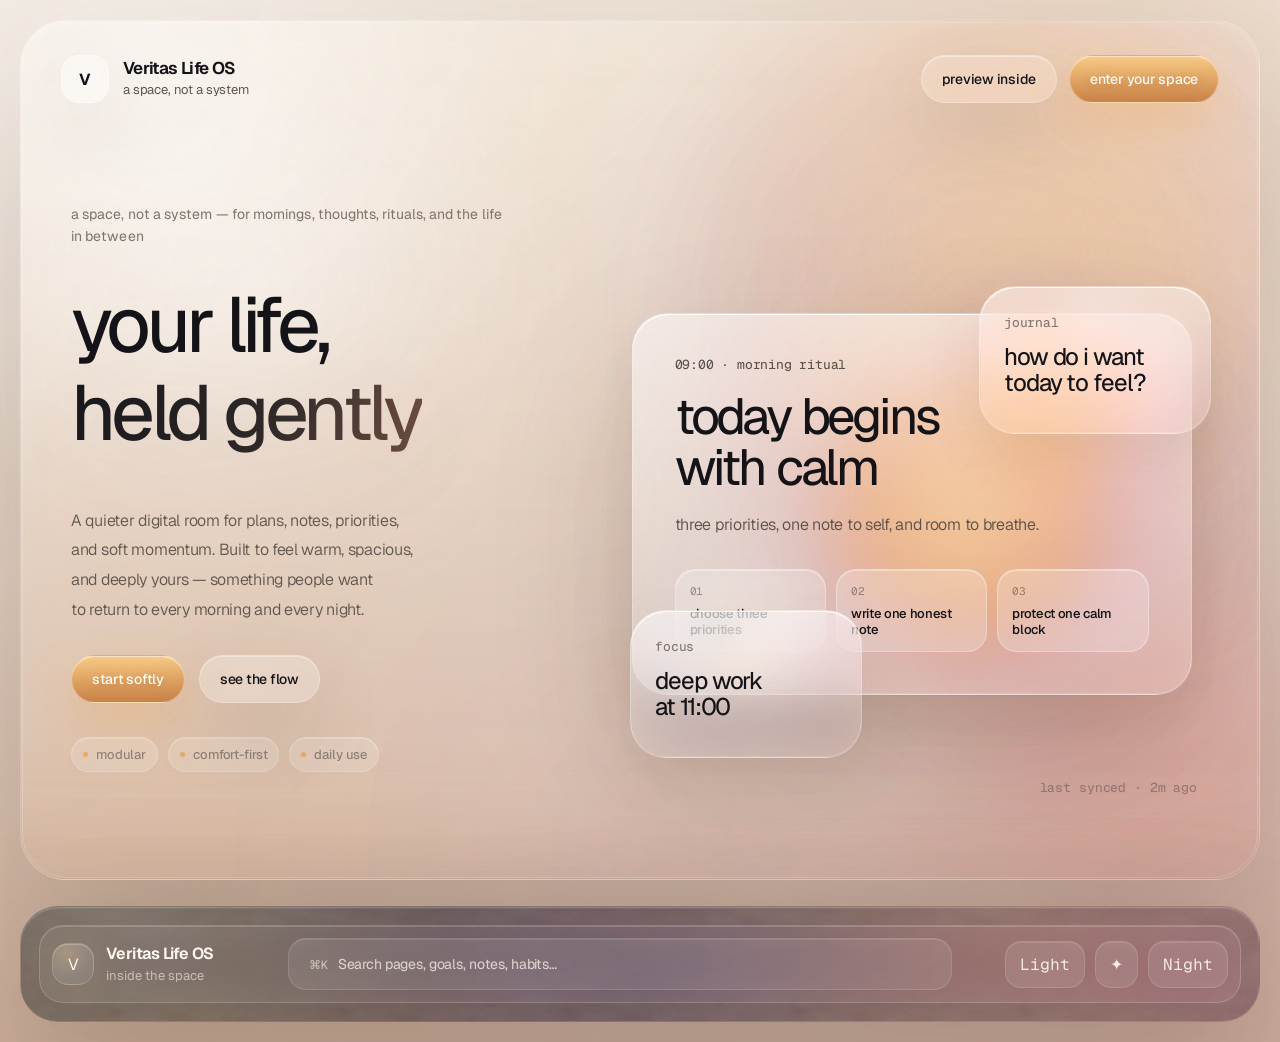
<file: index.html>
<!DOCTYPE html>
<html lang="en">
<head>
  <meta charset="UTF-8" />
  <meta name="viewport" content="width=device-width, initial-scale=1.0" />
  <title>Veritas Life OS — A space, not a system</title>
  <link rel="preconnect" href="https://fonts.googleapis.com">
  <link rel="preconnect" href="https://fonts.gstatic.com" crossorigin>
  <link href="https://fonts.googleapis.com/css2?family=Geist:wght@100..900&family=Geist+Mono:wght@100..900&display=swap" rel="stylesheet">
  <style>
    :root {
      --font-sans: 'Geist', -apple-system, BlinkMacSystemFont, 'Segoe UI', system-ui, sans-serif;
      --font-mono: 'Geist Mono', ui-monospace, SFMono-Regular, Menlo, Consolas, monospace;

      --bg: #efe4d8;
      --bg-2: #deccbd;
      --bg-3: #cdb09f;
      --deep: #28211f;
      --deep-2: #3b2d2f;
      --text: #141317;
      --muted: #5a514a;
      --soft: #82766d;
      --quiet: rgba(23, 23, 27, 0.42);
      --amber: #e8b16e;
      --amber-deep: #c98147;
      --amber-soft: rgba(232, 177, 110, 0.24);
      --pink: rgba(204, 121, 132, 0.16);
      --violet: rgba(126, 112, 196, 0.115);
      --blue: rgba(124, 171, 255, 0.09);
      --glass-line: rgba(255,255,255,0.22);
      --shadow: 0 64px 180px rgba(54, 41, 34, 0.18);
      --shadow-soft: 0 28px 76px rgba(54, 41, 34, 0.14);
      --shadow-card:
        0 60px 140px rgba(60,40,30,0.18),
        0 20px 50px rgba(120,80,60,0.08),
        inset 0 1px 0 rgba(255,255,255,0.62);
      --radius-xl: 46px;
      --radius-lg: 36px;
      --radius-md: 24px;
      --ease: cubic-bezier(.2,.8,.2,1);
    }

    * { box-sizing: border-box; }
    html { min-height: 100%; scroll-behavior: smooth; }
    body {
      min-height: 100%;
      margin: 0;
      font-family: var(--font-sans);
      color: var(--text);
      background:
        radial-gradient(circle at 10% 8%, rgba(255,255,255,0.50), transparent 28%),
        radial-gradient(circle at 83% 11%, rgba(213,145,94,0.20), transparent 30%),
        radial-gradient(circle at 92% 73%, rgba(204,121,132,0.18), transparent 30%),
        radial-gradient(circle at 65% 25%, rgba(126,112,196,0.105), transparent 25%),
        radial-gradient(circle at 14% 94%, rgba(210,174,135,0.22), transparent 31%),
        linear-gradient(180deg, var(--bg) 0%, var(--bg-2) 54%, var(--bg-3) 100%);
      -webkit-font-smoothing: antialiased;
      -moz-osx-font-smoothing: grayscale;
      text-rendering: optimizeLegibility;
      overflow-x: hidden;
    }

    body::before {
      content: "";
      position: fixed;
      inset: 0;
      pointer-events: none;
      background:
        radial-gradient(circle at 18% 28%, rgba(255,255,255,0.28), transparent 17%),
        radial-gradient(circle at 83% 34%, rgba(255,188,82,0.12), transparent 19%),
        radial-gradient(circle at 88% 80%, rgba(255,130,158,0.12), transparent 18%),
        radial-gradient(circle at 68% 80%, rgba(255,255,255,0.20), transparent 18%);
      filter: blur(18px);
      opacity: 0.72;
      z-index: 0;
    }

    body::after {
      content: "";
      position: fixed;
      inset: 0;
      pointer-events: none;
      z-index: 0;
      opacity: 0.16;
      mix-blend-mode: soft-light;
      background-image: url("data:image/svg+xml,%3Csvg viewBox='0 0 256 256' xmlns='http://www.w3.org/2000/svg'%3E%3Cfilter id='noise'%3E%3CfeTurbulence type='fractalNoise' baseFrequency='0.72' numOctaves='4' stitchTiles='stitch'/%3E%3C/filter%3E%3Crect width='100%25' height='100%25' filter='url(%23noise)' opacity='0.38'/%3E%3C/svg%3E");
    }

    ::selection { background: rgba(246,194,126,.42); color: var(--text); }

    .page {
      position: relative;
      z-index: 1;
      padding: 20px;
    }

    .hero {
      position: relative;
      min-height: calc(100vh - 40px);
      border-radius: var(--radius-xl);
      padding: 34px 40px 38px;
      overflow: hidden;
      background:
        linear-gradient(180deg, rgba(255,255,255,0.115), rgba(255,255,255,0.035)),
        radial-gradient(circle at 11% 8%, rgba(255,255,255,0.18), transparent 34%),
        radial-gradient(circle at 82% 72%, rgba(118, 74, 62, 0.105), transparent 43%),
        linear-gradient(135deg, rgba(255,255,255,0.08), rgba(96,72,58,0.035));
      border: 1px solid rgba(255,255,255,0.14);
      backdrop-filter: blur(20px) saturate(126%);
      -webkit-backdrop-filter: blur(20px) saturate(126%);
      box-shadow: var(--shadow), inset 0 -1px 0 rgba(74,49,38,.055);
    }

    .hero::before {
      content: "";
      position: absolute;
      inset: 1px;
      border-radius: calc(var(--radius-xl) - 1px);
      border: 1px solid rgba(255,255,255,0.18);
      pointer-events: none;
      z-index: 2;
    }

    .hero::after {
      content: "";
      position: absolute;
      right: -150px;
      top: -54px;
      width: 720px;
      height: 720px;
      border-radius: 50%;
      background:
        radial-gradient(circle at 42% 38%, rgba(232,190,139,0.24), rgba(202,132,82,0.11) 33%, rgba(193,112,125,0.09) 45%, rgba(126,112,196,0.075) 60%, transparent 74%);
      filter: blur(42px);
      pointer-events: none;
      z-index: 1;
    }

    .dream-haze {
      position: absolute;
      inset: -18% -10%;
      pointer-events: none;
      z-index: 1;
      background:
        radial-gradient(circle at 24% 36%, rgba(255,255,255,0.22), transparent 24%),
        radial-gradient(circle at 72% 38%, rgba(255,183,132,0.12), transparent 30%),
        radial-gradient(circle at 86% 58%, rgba(255,142,166,0.10), transparent 34%),
        radial-gradient(circle at 52% 84%, rgba(166,154,255,0.07), transparent 38%);
      filter: blur(28px);
      opacity: .86;
      animation: dreamFloat 20s ease-in-out infinite alternate;
    }

    .bottom-fade {
      position: absolute;
      left: 0; right: 0; bottom: 0;
      height: 150px;
      pointer-events: none;
      z-index: 1;
      background:
        linear-gradient(180deg, transparent 0%, rgba(198,174,153,0.055) 56%, rgba(183,151,129,0.105) 100%),
        radial-gradient(ellipse at 12% 112%, rgba(122,84,60,0.055), transparent 42%),
        radial-gradient(ellipse at 88% 108%, rgba(184,105,118,0.09), transparent 48%);
      mask-image: linear-gradient(180deg, transparent 0%, black 42%);
    }

    @keyframes dreamFloat {
      from { transform: translate3d(-1.2%, -.8%, 0) scale(1); }
      to { transform: translate3d(1.2%, .8%, 0) scale(1.025); }
    }

    .topbar {
      position: relative;
      z-index: 4;
      display: flex;
      align-items: center;
      justify-content: space-between;
      gap: 20px;
    }

    .brand {
      display: flex;
      align-items: center;
      gap: 14px;
      text-decoration: none;
      color: inherit;
    }

    .brand-mark,
    .tease-mark {
      position: relative;
      overflow: hidden;
    }

    .brand-mark::after,
    .tease-mark::after {
      content: "";
      position: absolute;
      inset: -35%;
      background: linear-gradient(120deg, transparent 35%, rgba(255,255,255,.45), transparent 65%);
      transform: translateX(-90%) rotate(12deg);
      transition: transform .85s var(--ease);
    }

    .brand:hover .brand-mark::after,
    .tease-brand:hover .tease-mark::after { transform: translateX(90%) rotate(12deg); }

    .brand-mark {
      width: 48px;
      height: 48px;
      display: grid;
      place-items: center;
      border-radius: 18px;
      background: rgba(255,255,255,0.22);
      border: 1px solid rgba(255,255,255,0.24);
      backdrop-filter: blur(16px) saturate(140%);
      -webkit-backdrop-filter: blur(16px) saturate(140%);
      box-shadow: var(--shadow-soft);
      font-weight: 700;
      letter-spacing: -0.025em;
      color: inherit;
    }

    .brand-title {
      margin: 0;
      font-size: 17px;
      font-weight: 650;
      letter-spacing: -0.038em;
      line-height: 1.05;
    }

    .brand-copy p {
      margin: 4px 0 0;
      color: var(--muted);
      font-size: 13px;
      font-weight: 380;
      letter-spacing: -0.012em;
    }

    .hero-actions,
    .cta-row {
      display: flex;
      gap: 12px;
      flex-wrap: wrap;
    }

    .pill {
      position: relative;
      isolation: isolate;
      overflow: hidden;
      border: 1px solid rgba(255,255,255,0.24);
      border-radius: 999px;
      padding: 14px 20px;
      font: inherit;
      font-size: 14px;
      font-weight: 500;
      letter-spacing: -0.018em;
      cursor: pointer;
      color: var(--text);
      background: rgba(255,255,255,0.20);
      backdrop-filter: blur(16px) saturate(135%);
      -webkit-backdrop-filter: blur(16px) saturate(135%);
      box-shadow: var(--shadow-soft), inset 0 1px 0 rgba(255,255,255,0.42);
      transition: transform .25s var(--ease), box-shadow .25s var(--ease), background .25s var(--ease), border-color .25s var(--ease), outline-color .2s var(--ease);
      text-decoration: none;
      display: inline-flex;
      align-items: center;
      justify-content: center;
      min-height: 46px;
    }

    .pill::before {
      content: "";
      position: absolute;
      inset: 0;
      z-index: -1;
      background: radial-gradient(circle at 50% 0%, rgba(255,255,255,.45), transparent 62%);
      opacity: 0;
      transition: opacity .25s var(--ease);
    }

    .pill:hover {
      transform: translateY(-2px);
      border-color: rgba(255,255,255,0.36);
      background: rgba(255,255,255,0.30);
      box-shadow: 0 20px 48px rgba(93,70,41,0.12), inset 0 1px 0 rgba(255,255,255,0.55);
    }

    .pill:hover::before { opacity: 1; }

    .pill:focus-visible,
    .brand:focus-visible {
      outline: 2px solid rgba(232,177,110,0.92);
      outline-offset: 4px;
    }

    .pill.primary {
      border-color: rgba(255,255,255,0.34);
      background: linear-gradient(180deg, #f8ca88 0%, var(--amber) 34%, var(--amber-deep) 100%);
      color: #fffaf2;
      text-shadow: 0 1px 10px rgba(110,57,0,0.16);
      box-shadow: 0 20px 46px rgba(238,165,84,0.30), inset 0 1px 0 rgba(255,255,255,0.46);
    }

    .pill.primary:hover { box-shadow: 0 28px 58px rgba(238,165,84,0.36), inset 0 1px 0 rgba(255,255,255,0.52); }

    .stage {
      position: relative;
      z-index: 3;
      display: grid;
      grid-template-columns: minmax(0, .86fr) minmax(500px, 1.14fr);
      gap: clamp(44px, 6.2vw, 96px);
      align-items: center;
      min-height: calc(100vh - 164px);
      padding: 48px 0 10px;
    }

    .copy {
      padding-left: clamp(2px, 1vw, 10px);
      transform: translateY(-2px);
    }

    .whisper {
      margin: 0 0 22px;
      max-width: 48ch;
      color: var(--soft);
      font-size: 14px;
      font-weight: 420;
      letter-spacing: 0.005em;
      line-height: 1.55;
    }

    .hero-title {
      margin: 0;
      font-size: clamp(58px, 6.08vw, 98px);
      line-height: 1.1;
      letter-spacing: -0.058em;
      font-weight: 440;
      max-width: 8.9ch;
      padding: 0.16em 0.08em 0.24em 0;
      overflow: visible;
      text-wrap: balance;
      font-feature-settings: "ss01" 1, "kern" 1;
      transform: translateZ(0);
    }

    .hero-title .soft-word {
      display: inline-block;
      line-height: 1.16;
      padding: 0 .025em .14em 0;
      background:
        linear-gradient(105deg, #17171b 0%, #2f2928 31%, #704f43 55%, #a87563 72%, #d4a997 88%, #17171b 100%);
      background-size: 190% 100%;
      -webkit-background-clip: text;
      background-clip: text;
      color: transparent;
      animation: textGlow 14s ease-in-out infinite;
      filter: drop-shadow(0 22px 38px rgba(116, 76, 62, 0.075));
    }

    @keyframes textGlow {
      0%, 100% { background-position: 0% 50%; }
      50% { background-position: 100% 50%; }
    }

    .sub {
      margin: 18px 0 0;
      max-width: 38ch;
      color: rgba(70,61,55,0.82);
      font-size: clamp(16px, 1.22vw, 17.5px);
      line-height: 1.86;
      font-weight: 350;
      letter-spacing: -0.018em;
      text-wrap: balance;
    }

    .cta-row { margin-top: 30px; gap: 14px; }

    .micro-lines {
      display: flex;
      gap: 10px;
      flex-wrap: wrap;
      margin-top: 34px;
      color: var(--quiet);
      font-size: 13px;
      font-weight: 460;
      letter-spacing: -0.01em;
    }

    .micro-lines span {
      display: inline-flex;
      align-items: center;
      gap: 8px;
      padding: 8px 11px;
      border-radius: 999px;
      background: rgba(255,255,255,0.16);
      border: 1px solid rgba(255,255,255,0.18);
      box-shadow: inset 0 1px 0 rgba(255,255,255,0.24);
    }

    .micro-lines span::before {
      content: "";
      width: 5px;
      height: 5px;
      border-radius: 999px;
      background: rgba(235,162,85,.78);
      box-shadow: 0 0 16px rgba(235,162,85,.45);
    }

    .scene {
      position: relative;
      min-height: 620px;
      display: flex;
      align-items: center;
      justify-content: center;
      user-select: none;
      perspective: 1200px;
      transform: translateY(14px);
    }

    .orb {
      position: absolute;
      border-radius: 50%;
      pointer-events: none;
      filter: blur(18px);
      transition: transform .42s var(--ease);
      z-index: 1;
    }

    .orb.a {
      width: 280px;
      height: 280px;
      right: 26px;
      top: 68px;
      background: radial-gradient(circle, rgba(255,220,170,0.27), rgba(255,171,86,0.18) 24%, rgba(255,151,170,0.10) 42%, rgba(158,146,255,0.09) 59%, transparent 74%);
    }

    .orb.b {
      width: 190px;
      height: 190px;
      left: 42px;
      bottom: 74px;
      background: radial-gradient(circle, rgba(255,230,186,0.24), rgba(255,255,255,0.10) 44%, rgba(132,170,255,.05) 58%, transparent 74%);
    }

    .flow-blob {
      position: absolute;
      width: 360px;
      height: 360px;
      right: 52px;
      top: 150px;
      border-radius: 50%;
      background: radial-gradient(circle at 45% 45%, rgba(232,190,130,0.74) 0%, rgba(213,139,78,0.56) 38%, rgba(193,112,125,0.20) 55%, rgba(255,255,255,0.07) 70%, rgba(255,255,255,0) 80%);
      filter: blur(26px);
      opacity: .88;
      pointer-events: none;
      z-index: 1;
      box-shadow: 0 0 110px rgba(186,119,74,0.20);
      transition: transform .46s var(--ease);
      animation: breathe 9s ease-in-out infinite;
    }

    @keyframes breathe {
      0%, 100% { scale: 1; opacity: .9; }
      50% { scale: 1.035; opacity: .98; }
    }

    .sheet {
      position: absolute;
      border: 0.5px solid var(--glass-line);
      border-radius: var(--radius-lg);
      backdrop-filter: blur(20px) saturate(142%);
      -webkit-backdrop-filter: blur(20px) saturate(142%);
      background-clip: padding-box;
      box-shadow: var(--shadow-card);
      transition: box-shadow .35s var(--ease), transform .25s var(--ease), border-color .35s var(--ease), background .35s var(--ease);
      z-index: 3;
      overflow: hidden;
      touch-action: none;
    }

    .sheet::before {
      content: "";
      position: absolute;
      inset: 0;
      pointer-events: none;
      background:
        radial-gradient(circle at 50% 12%, rgba(255,255,255,.44), transparent 34%),
        linear-gradient(180deg, rgba(255,255,255,.22), transparent 38%);
      opacity: .42;
      transition: opacity .25s var(--ease);
    }

    .sheet::after {
      content: "";
      position: absolute;
      inset: 0;
      pointer-events: none;
      border-radius: inherit;
      box-shadow: inset 0 1px 0 rgba(255,255,255,0.76), inset 0 -1px 0 rgba(255,255,255,0.14);
    }

    .sheet:hover {
      border-color: rgba(255,255,255,0.34);
      box-shadow:
        0 44px 120px rgba(96,72,42,0.17),
        0 14px 34px rgba(255,255,255,0.22),
        inset 0 1px 0 rgba(255,255,255,0.78);
    }

    .sheet:hover::before { opacity: .68; }
    .sheet.settle { transition: transform .72s cubic-bezier(0.22, 1, 0.36, 1), box-shadow .35s var(--ease); }

    .sheet.main {
      width: min(560px, 92%);
      min-height: 370px;
      padding: 42px;
      background: linear-gradient(180deg, rgba(255,255,255,0.48), rgba(245,238,230,0.22));
    }

    .sheet.main .time,
    .system-whisper {
      position: relative;
      z-index: 1;
      color: var(--muted);
      font-size: 13px;
      font-weight: 450;
      letter-spacing: -0.015em;
      font-family: var(--font-mono);
    }

    .sheet.main h2 {
      position: relative;
      z-index: 1;
      margin: 18px 0 16px;
      font-size: clamp(43px, 3.95vw, 56px);
      line-height: 1.02;
      letter-spacing: -0.055em;
      font-weight: 430;
      max-width: 9.4ch;
      text-wrap: balance;
    }

    .sheet.main p {
      position: relative;
      z-index: 1;
      margin: 0;
      max-width: 36ch;
      color: var(--muted);
      font-size: 16px;
      line-height: 1.82;
      font-weight: 350;
      letter-spacing: -0.018em;
      text-wrap: balance;
    }

    .ritual-row {
      position: relative;
      z-index: 1;
      display: grid;
      grid-template-columns: repeat(3, 1fr);
      gap: 10px;
      margin-top: 30px;
    }

    .ritual-chip {
      min-height: 74px;
      padding: 14px 14px 13px;
      border-radius: 20px;
      background: rgba(255,255,255,.22);
      border: 1px solid rgba(255,255,255,.30);
      box-shadow: inset 0 1px 0 rgba(255,255,255,.40);
    }

    .ritual-chip span {
      display: block;
      color: var(--quiet);
      font-family: var(--font-mono);
      font-size: 11px;
      letter-spacing: -0.025em;
      margin-bottom: 8px;
    }

    .ritual-chip strong {
      display: block;
      font-size: 13px;
      font-weight: 520;
      letter-spacing: -0.025em;
      line-height: 1.25;
    }

    .sheet.small {
      width: 232px;
      min-height: 148px;
      padding: 24px;
      background: linear-gradient(180deg, rgba(255,255,255,0.43), rgba(244,235,226,0.22));
      box-shadow: 0 22px 54px rgba(96,72,42,0.105), inset 0 1px 0 rgba(255,255,255,0.58);
      z-index: 4;
    }

    .sheet.small span {
      position: relative;
      z-index: 1;
      color: var(--soft);
      font-size: 13px;
      font-weight: 450;
      letter-spacing: -0.015em;
      font-family: var(--font-mono);
    }

    .sheet.small strong {
      position: relative;
      z-index: 1;
      display: block;
      margin-top: 12px;
      font-size: 24px;
      line-height: 1.07;
      letter-spacing: -0.046em;
      font-weight: 440;
      max-width: 9ch;
      text-wrap: balance;
    }

    .sheet.top { top: 92px; right: 8px; }
    .sheet.bottom { left: 26px; bottom: 56px; }

    .system-whisper {
      position: absolute;
      right: 22px;
      bottom: 18px;
      color: rgba(23,23,27,0.32);
      letter-spacing: -0.01em;
      z-index: 2;
    }

    .dashboard-tease {
      position: relative;
      margin-top: 26px;
      border-radius: 38px;
      padding: 18px;
      overflow: hidden;
      background:
        radial-gradient(circle at 8% -8%, rgba(255,255,255,0.18), transparent 28%),
        radial-gradient(circle at 79% -18%, rgba(232,177,110,0.18), transparent 38%),
        radial-gradient(circle at 96% 115%, rgba(183,103,116,0.18), transparent 38%),
        radial-gradient(circle at 42% 78%, rgba(126,112,196,0.15), transparent 44%),
        linear-gradient(135deg, rgba(48,42,39,0.74), rgba(69,55,55,0.68) 48%, rgba(91,65,62,0.62));
      border: 1px solid rgba(255,255,255,0.14);
      backdrop-filter: blur(32px) saturate(132%);
      -webkit-backdrop-filter: blur(32px) saturate(132%);
      box-shadow:
        0 42px 126px rgba(52,37,33,0.25),
        0 2px 0 rgba(255,255,255,0.065) inset,
        inset 0 1px 0 rgba(255,255,255,0.14);
      color: #fff8ef;
    }

    .dashboard-tease::before {
      content: "";
      position: absolute;
      inset: 0;
      pointer-events: none;
      background:
        linear-gradient(120deg, rgba(255,255,255,.11), transparent 42%),
        url("data:image/svg+xml,%3Csvg viewBox='0 0 360 180' xmlns='http://www.w3.org/2000/svg'%3E%3Cfilter id='f'%3E%3CfeTurbulence type='fractalNoise' baseFrequency='.018 .045' numOctaves='3' seed='8'/%3E%3CfeColorMatrix type='saturate' values='0'/%3E%3C/filter%3E%3Crect width='360' height='180' filter='url(%23f)' opacity='.34'/%3E%3C/svg%3E");
      mix-blend-mode: soft-light;
      opacity: .7;
    }

    .dashboard-tease::after {
      content: "";
      position: absolute;
      inset: -45% -20%;
      pointer-events: none;
      background:
        conic-gradient(from 180deg at 50% 50%, transparent 0 16%, rgba(255,199,122,.10) 22%, transparent 30%, rgba(255,142,166,.10) 45%, transparent 60%, rgba(165,152,255,.10) 74%, transparent 100%);
      filter: blur(28px);
      opacity: .75;
      animation: crystalDrift 18s ease-in-out infinite alternate;
    }

    @keyframes crystalDrift {
      from { transform: translate3d(-2%, -1%, 0) rotate(-3deg); }
      to { transform: translate3d(2%, 1%, 0) rotate(4deg); }
    }

    .tease-bar {
      position: relative;
      z-index: 1;
      display: grid;
      grid-template-columns: minmax(190px, 220px) minmax(260px, 1fr) minmax(190px, 260px);
      gap: 16px;
      align-items: center;
      padding: 12px;
      background: rgba(255,255,255,0.078);
      border: 1px solid rgba(255,255,255,0.17);
      border-radius: 24px;
      backdrop-filter: blur(20px) saturate(150%);
      -webkit-backdrop-filter: blur(20px) saturate(150%);
      box-shadow: inset 0 1px 0 rgba(255,255,255,0.16), 0 18px 46px rgba(30,20,18,0.08);
    }

    .tease-brand {
      display: flex;
      align-items: center;
      gap: 12px;
      min-width: 0;
    }

    .tease-brand strong {
      font-weight: 650;
      letter-spacing: -0.035em;
    }

    .tease-mark {
      width: 42px;
      height: 42px;
      border-radius: 16px;
      display: grid;
      place-items: center;
      background: radial-gradient(circle at 35% 24%, rgba(255,222,170,0.32), rgba(255,255,255,0.13) 58%, rgba(255,255,255,0.08));
      border: 1px solid rgba(255,255,255,0.16);
      box-shadow: 0 0 34px rgba(246,194,126,0.18), inset 0 1px 0 rgba(255,255,255,0.24);
      flex: 0 0 auto;
    }

    .tease-search {
      padding: 16px 20px;
      border-radius: 18px;
      background: rgba(255,255,255,0.086);
      border: 1px solid rgba(255,255,255,0.13);
      color: rgba(255,248,239,0.74);
      font-family: var(--font-sans);
      font-size: 14px;
      font-weight: 420;
      letter-spacing: -0.01em;
      box-shadow: inset 0 1px 0 rgba(255,255,255,0.12);
      white-space: nowrap;
      overflow: hidden;
      text-overflow: ellipsis;
    }

    .kbd {
      font-family: var(--font-mono);
      font-size: 12px;
      color: rgba(255,248,239,0.62);
      margin-right: 10px;
    }

    .tease-right {
      display: flex;
      justify-content: flex-end;
      gap: 10px;
      align-items: center;
    }

    .tiny-chip {
      padding: 12px 14px;
      border-radius: 16px;
      background: rgba(255,255,255,0.10);
      border: 1px solid rgba(255,255,255,0.13);
      color: rgba(255,248,239,0.9);
      font-family: var(--font-mono);
      box-shadow: inset 0 1px 0 rgba(255,255,255,0.10);
    }

    @media (max-width: 1120px){
      .stage{grid-template-columns:1fr; gap:8px; min-height:auto; padding-top: 52px;}
      .copy{transform:none;}
      .hero-title{max-width:8.6ch;}
      .scene{min-height:540px; transform:none;}
    }

    @media (max-width: 980px) {
      .tease-bar{grid-template-columns:1fr; gap:12px;}
      .tease-right{justify-content:flex-start;}
      .tease-search{white-space: normal;}
    }

    @media (max-width: 720px){
      .page{padding:14px;}
      .hero{padding:20px 20px 26px; border-radius:30px; min-height:auto;}
      .topbar{flex-direction:column; align-items:stretch;}
      .brand-mark{width:44px;height:44px;border-radius:16px;}
      .hero-actions .pill{flex:1;}
      .hero-title{font-size: clamp(49px, 14vw, 76px); line-height: 1.12; letter-spacing: -.056em; max-width: 9ch; padding-bottom:.30em;}
      .hero-title .soft-word{line-height:1.16; padding-bottom:.16em;}
      .whisper{font-size:13px; margin-top:8px;}
      .sub{font-size:16px; max-width:100%; line-height:1.72;}
      .scene{min-height:490px; margin-top: 4px; transform:none;}
      .sheet.main{width: min(360px, 94%); min-height:315px; padding:26px; border-radius:30px;}
      .sheet.main h2{font-size:42px; line-height:1.03;}
      .ritual-row{grid-template-columns:1fr; gap:8px; margin-top:22px;}
      .ritual-chip{min-height:auto; padding:11px 13px;}
      .sheet.small{width:178px; min-height:116px; padding:18px; border-radius:26px;}
      .sheet.small strong{font-size:19px;}
      .sheet.top{right:-4px; top:70px;}
      .sheet.bottom{left:4px; bottom:38px;}
      .flow-blob{width:280px; height:280px; right:20px; top:128px;}
      .orb.a{right: 0; top: 58px;}
      .orb.b{left: 0; bottom: 62px;}
      .system-whisper{display:none;}
      .dashboard-tease{display:none;}
    }



    /* Safety: prevent rare text overlap without changing layout */
    .sheet, .ritual-chip, .tease-search, .pill, .micro-lines span { min-width: 0; }
    .sheet h2, .sheet p, .sheet strong, .ritual-chip strong, .tease-search { overflow-wrap: break-word; }

    @media (prefers-reduced-motion: reduce){
      *, *::before, *::after { animation-duration: .001ms !important; animation-iteration-count: 1 !important; scroll-behavior: auto !important; transition-duration: .001ms !important; }
    }
  </style>
</head>
<body>
  <div class="page">
    <section class="hero" aria-labelledby="hero-title">
      <div class="dream-haze" aria-hidden="true"></div>
      <div class="bottom-fade" aria-hidden="true"></div>

      <div class="topbar">
        <a class="brand" href="index.html" aria-label="Veritas Life OS home">
          <div class="brand-mark" aria-hidden="true">V</div>
          <div class="brand-copy">
            <div class="brand-title">Veritas Life OS</div>
            <p>a space, not a system</p>
          </div>
        </a>

        <nav class="hero-actions" aria-label="Primary navigation">
          <a class="pill" href="#preview">preview inside</a>
          <a class="pill primary" href="dashboard.html">enter your space</a>
        </nav>
      </div>

      <div class="stage">
        <div class="copy">
          <p class="whisper">a space, not a system — for mornings, thoughts, rituals, and the life in between</p>
          <h1 class="hero-title" id="hero-title">your life,<br><span class="soft-word">held gently</span></h1>
          <p class="sub">A quieter digital room for plans, notes, priorities, and soft momentum. Built to feel warm, spacious, and deeply yours — something people want to return to every morning and every night.</p>
          <div class="cta-row">
            <a class="pill primary" href="dashboard.html">start softly</a>
            <a class="pill" href="#preview">see the flow</a>
          </div>
          <div class="micro-lines" aria-label="Product qualities">
            <span>modular</span>
            <span>comfort-first</span>
            <span>daily use</span>
          </div>
        </div>

        <div class="scene" id="scene" aria-label="Veritas Life OS ritual preview">
          <div class="orb a" id="orbA" aria-hidden="true"></div>
          <div class="orb b" id="orbB" aria-hidden="true"></div>
          <div class="flow-blob" id="flowBlob" aria-hidden="true"></div>

          <article class="sheet main draggable" data-x="0" data-y="0" aria-label="Morning ritual card">
            <div class="time">09:00 · morning ritual</div>
            <h2>today begins with calm</h2>
            <p>three priorities, one note to self, and room to breathe.</p>
            <div class="ritual-row" aria-label="Daily ritual preview">
              <div class="ritual-chip"><span>01</span><strong>choose three priorities</strong></div>
              <div class="ritual-chip"><span>02</span><strong>write one honest note</strong></div>
              <div class="ritual-chip"><span>03</span><strong>protect one calm block</strong></div>
            </div>
          </article>

          <article class="sheet small top draggable" data-x="0" data-y="0" aria-label="Journal card">
            <span>journal</span>
            <strong>how do i want today to feel?</strong>
          </article>

          <article class="sheet small bottom draggable" data-x="0" data-y="0" aria-label="Focus card">
            <span>focus</span>
            <strong>deep work at 11:00</strong>
          </article>

          <div class="system-whisper" aria-hidden="true">last synced · 2m ago</div>
        </div>
      </div>
    </section>

    <section class="dashboard-tease" id="preview" aria-label="Dashboard preview">
      <div class="tease-bar">
        <div class="tease-brand">
          <div class="tease-mark" aria-hidden="true">V</div>
          <div>
            <strong>Veritas Life OS</strong><br>
            <span style="color:rgba(242,239,232,0.62); font-size:13px;">inside the space</span>
          </div>
        </div>

        <div class="tease-search"><span class="kbd">⌘K</span>Search pages, goals, notes, habits…</div>

        <div class="tease-right" aria-label="Dashboard modes preview">
          <div class="tiny-chip">Light</div>
          <div class="tiny-chip">✦</div>
          <div class="tiny-chip">Night</div>
        </div>
      </div>
    </section>
  </div>

  <script>
    const draggables = document.querySelectorAll('.draggable');

    draggables.forEach((card) => {
      let startX = 0;
      let startY = 0;
      let initialX = 0;
      let initialY = 0;
      let dragging = false;

      const applyTransform = (x, y, lift = 0) => {
        card.style.transform = `translate3d(${x}px, ${y + lift}px, 0)`;
      };

      applyTransform(Number(card.dataset.x || 0), Number(card.dataset.y || 0));
      card.style.cursor = 'grab';

      card.addEventListener('pointerdown', (e) => {
        dragging = true;
        card.classList.remove('settle');
        startX = e.clientX;
        startY = e.clientY;
        initialX = Number(card.dataset.x || 0);
        initialY = Number(card.dataset.y || 0);
        card.style.cursor = 'grabbing';
        card.style.zIndex = '20';
        applyTransform(initialX, initialY, -5);
        card.setPointerCapture(e.pointerId);
      });

      card.addEventListener('pointermove', (e) => {
        if (!dragging) return;
        const x = initialX + (e.clientX - startX);
        const y = initialY + (e.clientY - startY);
        card.dataset.x = String(x);
        card.dataset.y = String(y);
        applyTransform(x, y, -5);
      });

      const stopDrag = (e) => {
        if (!dragging) return;
        dragging = false;
        card.style.cursor = 'grab';
        card.style.zIndex = '';
        card.classList.add('settle');
        applyTransform(Number(card.dataset.x || 0), Number(card.dataset.y || 0), 0);
        window.setTimeout(() => card.classList.remove('settle'), 720);
        try { card.releasePointerCapture(e.pointerId); } catch (_) {}
      };

      card.addEventListener('pointerup', stopDrag);
      card.addEventListener('pointercancel', stopDrag);

      card.addEventListener('mouseenter', () => {
        if (dragging) return;
        applyTransform(Number(card.dataset.x || 0), Number(card.dataset.y || 0), -6);
      });

      card.addEventListener('mouseleave', () => {
        if (dragging) return;
        applyTransform(Number(card.dataset.x || 0), Number(card.dataset.y || 0), 0);
      });
    });

  </script>
</body>
</html>
</file>
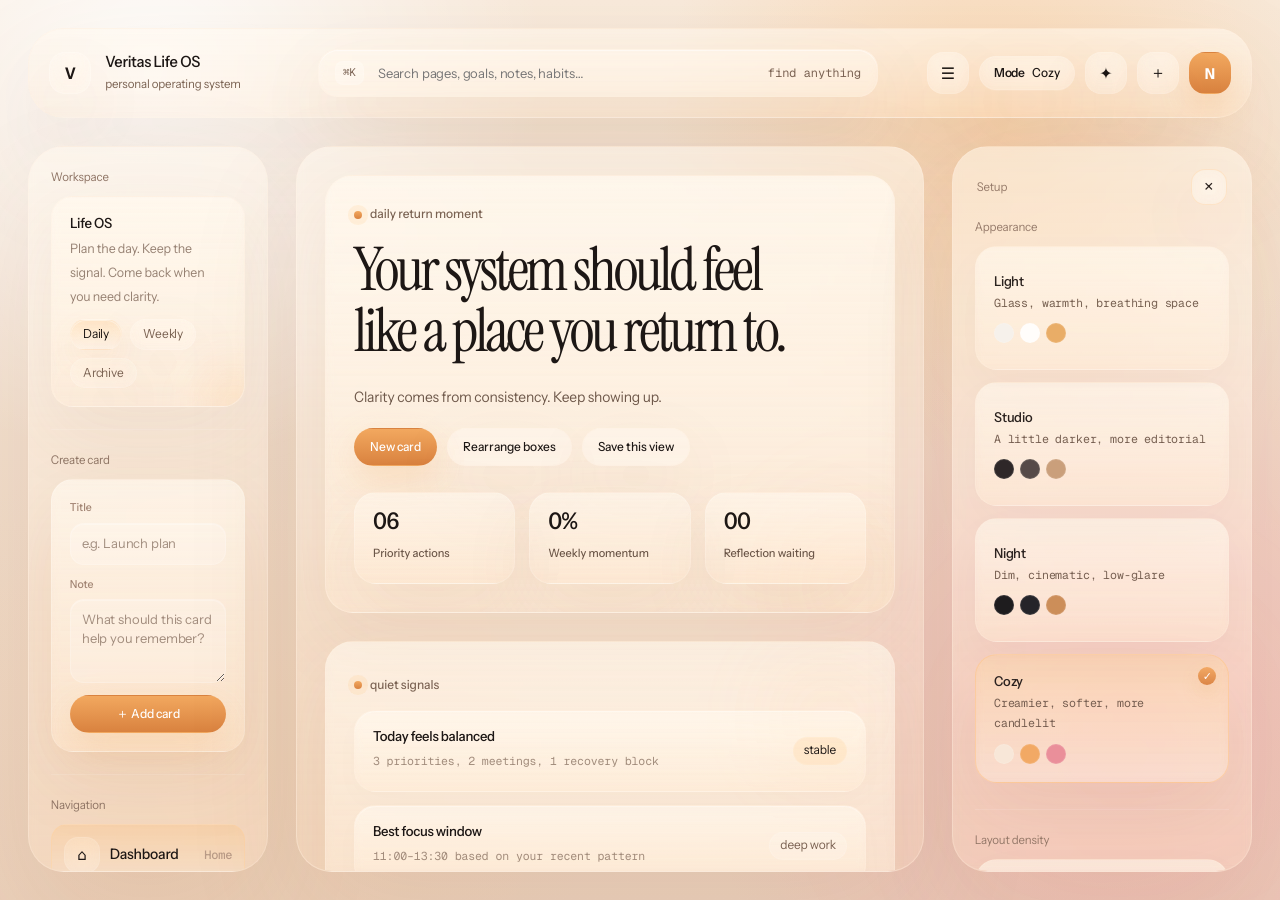
<file: dashboard.html>
<!DOCTYPE html>
<html lang="en">
<head>
  <meta charset="UTF-8" />
  <meta name="viewport" content="width=device-width, initial-scale=1.0" />
  <title>Veritas Life OS — Dashboard</title>
  <link rel="preconnect" href="https://fonts.googleapis.com">
  <link rel="preconnect" href="https://fonts.gstatic.com" crossorigin>
  <link href="https://fonts.googleapis.com/css2?family=Geist:wght@300;400;450;500;600&family=Geist+Mono:wght@100..900&family=Instrument+Sans:wdth,wght@75..100,400..700&family=Instrument+Serif:ital@0;1&display=swap" rel="stylesheet">
  <style>
    /* ── TOKENS ── */
    :root {
      --font-sans: 'Geist', -apple-system, BlinkMacSystemFont, 'SF Pro Display', 'Segoe UI', system-ui, sans-serif;
      --font-mono: 'Geist Mono', ui-monospace, SFMono-Regular, Menlo, monospace;
      --bg: #f7f1e8;
      --bg-2: #ede4d8;
      --text: #17171b;
      --muted: #6f685f;
      --soft: #9d9387;
      --amber: #f4be79;
      --amber-deep: #eba255;
      --violet-soft: rgba(164,152,255,0.08);
      --line-soft: rgba(255,255,255,0.11);
      --line-strong: rgba(255,220,184,0.18);
      --panel-top: rgba(255,255,255,0.50);
      --panel-bottom: rgba(255,255,255,0.24);
      --control-bg: rgba(255,255,255,0.40);
      --shadow: 0 55px 140px rgba(45,35,25,0.06);
      --shadow-soft: 0 30px 90px rgba(45,35,25,0.045);
      --hover-shadow: 0 35px 100px rgba(45,35,25,0.09);
      --orb-opacity: .38;
      --ambient-opacity: .80;
      --body-glow:
        radial-gradient(circle at 12% 8%, rgba(255,255,255,0.78), transparent 25%),
        radial-gradient(circle at 82% 14%, rgba(244,190,121,0.13), transparent 23%),
        radial-gradient(circle at 70% 78%, rgba(255,255,255,0.22), transparent 24%);
      --ambient-glow:
        radial-gradient(circle at 17% 26%, rgba(255,255,255,0.18), transparent 18%),
        radial-gradient(circle at 84% 30%, rgba(255,188,82,0.06), transparent 20%);
      --radius-xl: 32px;
      --radius-lg: 28px;
      --radius-md: 20px;
      --radius-sm: 14px;
      --gap: 28px;
      --sidebar-w: 244px;
      --rightbar-w: 300px;
    }

    /* ── RESET ── */
    *, *::before, *::after { box-sizing: border-box; }
    html, body { height: 100%; margin: 0; }
    button { font-family: inherit; cursor: pointer; }
    a, button, input { -webkit-tap-highlight-color: transparent; }

    /* ── BODY ── */
    body {
      font-family: var(--font-sans);
      color: var(--text);
      background: var(--body-glow), linear-gradient(180deg, var(--bg) 0%, var(--bg-2) 100%);
      -webkit-font-smoothing: antialiased;
      overflow-x: hidden;
      overflow-y: auto;
    }

    body::before {
      content: "";
      position: fixed;
      inset: -2%;
      pointer-events: none;
      background: var(--ambient-glow);
      filter: blur(28px);
      opacity: calc(var(--ambient-opacity) * .92);
      z-index: 0;
      animation: ambientFloat 18s ease-in-out infinite;
    }

    
    @keyframes ambientFloat {
      0% { transform: translate3d(0,0,0) scale(1); }
      50% { transform: translate3d(0,-8px,0) scale(1.015); }
      100% { transform: translate3d(0,0,0) scale(1); }
    }


    /* ── SHELL ── */
    .app-shell {
      position: relative;
      z-index: 1;
      display: grid;
      grid-template-columns: var(--sidebar-w) minmax(0,1fr) var(--rightbar-w);
      grid-template-rows: 84px minmax(0,1fr);
      gap: var(--gap);
      height: 100vh;
      padding: 24px;
      transition: grid-template-columns .28s ease;
      min-width: 0;
    }

    /* ── GLASS BASE ── */
    .glass-panel {
      background: linear-gradient(180deg, var(--panel-top), var(--panel-bottom));
      border: 0.5px solid rgba(255,255,255,0.14);
      backdrop-filter: blur(8px) saturate(118%);
      -webkit-backdrop-filter: blur(8px) saturate(118%);
      box-shadow: var(--shadow);
      isolation: isolate;
    }

    /* ── TOPBAR ── */
    .topbar {
      grid-column: 1 / -1;
      display: flex;
      align-items: center;
      justify-content: space-between;
      gap: 18px;
      padding: 14px 18px;
      border-radius: 30px;
      min-width: 0;
    }

    .brand {
      display: flex;
      align-items: center;
      gap: 14px;
      min-width: 220px;
      text-decoration: none;
      color: inherit;
      flex-shrink: 0;
    }

    .brand-mark {
      width: 42px; height: 42px;
      border-radius: 16px;
      display: grid; place-items: center;
      font-weight: 700;
      background: rgba(255,255,255,0.16);
      border: 0.5px solid rgba(255,255,255,0.14);
      backdrop-filter: blur(7px);
      box-shadow: var(--shadow-soft);
      flex-shrink: 0;
    }

    .brand-copy h1 { margin: 0; font-size: 15px; font-weight: 700; letter-spacing: -0.03em; }
    .brand-copy p { margin: 3px 0 0; font-size: 12px; color: var(--muted); }

    .topbar-center {
      flex: 1;
      display: flex;
      justify-content: center;
      padding: 0 18px;
      min-width: 0;
    }

    .search {
      width: min(560px, 100%);
      display: flex;
      align-items: center;
      gap: 12px;
      padding: 11px 16px;
      border: 1px solid var(--line-soft);
      border-radius: 20px;
      background: rgba(255,255,255,0.16);
      color: var(--muted);
      backdrop-filter: blur(18px);
      font-family: var(--font-mono);
      letter-spacing: -0.02em;
      font-size: 13px;
      min-width: 0;
    }

    .search input {
      flex: 1; border: 0; outline: 0; background: transparent;
      color: var(--text); font-family: var(--font-sans);
      font-size: 13px; letter-spacing: normal; min-width: 0;
    }

    .kbd {
      font-family: var(--font-mono);
      font-size: 11px;
      padding: 4px 7px;
      border-radius: 8px;
      background: rgba(255,255,255,0.24);
      border: 1px solid var(--line-soft);
      flex-shrink: 0;
    }

    .topbar-actions {
      display: flex;
      align-items: center;
      justify-content: flex-end;
      gap: 10px;
      flex-shrink: 0;
      min-width: 0;
    }

    .icon-btn {
      width: 42px; height: 42px;
      border-radius: 15px;
      display: grid; place-items: center;
      background: rgba(255,255,255,0.16);
      border: 0.5px solid rgba(255,255,255,0.14);
      backdrop-filter: blur(7px);
      box-shadow: var(--shadow-soft);
      color: var(--text);
      font-size: 16px;
      transition: transform .18s ease, box-shadow .18s ease;
    }
    .icon-btn:hover { transform: translateY(-1px); box-shadow: var(--hover-shadow); }

    .mode-chip {
      border-radius: 999px;
      padding: 10px 14px;
      background: rgba(255,255,255,0.16);
      border: 0.5px solid rgba(255,255,255,0.14);
      backdrop-filter: blur(7px);
      box-shadow: var(--shadow-soft);
      color: var(--text);
      font-family: var(--font-mono);
      letter-spacing: -0.02em;
      font-size: 13px;
      transition: transform .18s ease;
      white-space: nowrap;
    }
    .mode-chip:hover { transform: translateY(-1px); }
    .mode-chip strong { font-weight: 600; font-family: var(--font-sans); margin-right: 5px; }

    .avatar {
      width: 42px; height: 42px;
      border-radius: 15px;
      display: grid; place-items: center;
      font-weight: 700; font-size: 15px;
      color: white;
      background: linear-gradient(180deg, var(--amber), var(--amber-deep));
      border: 0.5px solid transparent;
      box-shadow: 0 14px 32px rgba(238,165,84,0.24);
      flex-shrink: 0;
    }

    /* ── SIDEBAR ── */
    .sidebar, .rightbar {
      min-height: 0;
      border-radius: 30px;
      padding: 18px;
      overflow: auto;
      transition: transform .28s ease, opacity .28s ease;
      isolation: isolate;
    }

    .main {
      min-height: 0;
      border-radius: 30px;
      overflow: auto;
      padding: 22px;
      transition: transform .28s ease;
      isolation: isolate;
    }

    .sidebar-section + .sidebar-section,
    .rightbar-section + .rightbar-section {
      margin-top: 18px;
      padding-top: 18px;
      border-top: 1px solid rgba(255,255,255,0.26);
    }

    .section-label {
      margin-bottom: 12px;
      font-size: 11px;
      text-transform: uppercase;
      letter-spacing: .12em;
      color: var(--soft);
      font-weight: 700;
      font-family: var(--font-mono);
    }

    /* ── WORKSPACE / MINI CARD ── */
    .workspace-card, .mini-card {
      background: linear-gradient(180deg, var(--panel-top), var(--panel-bottom));
      border: 0.5px solid rgba(255,255,255,0.14);
      box-shadow: var(--shadow-soft);
      backdrop-filter: blur(7px);
      border-radius: 20px;
      padding: 18px;
    }

    .workspace-card h3, .mini-card h3 { margin: 0; font-size: 14px; font-weight: 600; }
    .workspace-card p, .mini-card p { color: var(--muted); line-height: 1.7; font-weight: 300; font-size: 13px; margin: 6px 0 10px; }

    .mini-tabs { display: flex; flex-wrap: wrap; gap: 8px; margin-top: 4px; }

    .mini-tab {
      border-radius: 14px;
      padding: 8px 12px;
      font-size: 12px;
      color: var(--muted);
      background: rgba(255,255,255,0.16);
      border: 0.5px solid rgba(255,255,255,0.14);
      backdrop-filter: blur(7px);
      box-shadow: var(--shadow-soft);
      font-family: var(--font-mono);
      transition: .22s ease;
    }
    .mini-tab.active, .mini-tab:hover {
      background: linear-gradient(180deg, rgba(255,191,115,0.26), rgba(255,255,255,0.18));
      color: var(--text);
      border-color: rgba(255,211,162,0.48);
    }

    /* ── NAV ── */
    .nav-list { display: flex; flex-direction: column; gap: 4px; }

    .nav-item {
      display: flex;
      align-items: center;
      justify-content: space-between;
      gap: 12px;
      padding: 10px 12px;
      border-radius: 18px;
      cursor: pointer;
      color: var(--muted);
      border: 1px solid transparent;
      transition: .22s ease;
      font-size: 14px;
    }
    .nav-item:hover { background: rgba(255,255,255,0.18); color: var(--text); }
    .nav-item.active {
      background: linear-gradient(180deg, rgba(255,191,115,0.26), rgba(255,255,255,0.18));
      color: var(--text);
      border-color: rgba(255,211,162,0.48);
    }

    .nav-left { display: flex; align-items: center; gap: 10px; }

    .nav-icon {
      width: 32px; height: 32px;
      border-radius: 11px;
      display: grid; place-items: center;
      font-size: 15px;
      background: rgba(255,255,255,0.16);
      border: 0.5px solid rgba(255,255,255,0.14);
      backdrop-filter: blur(7px);
      flex-shrink: 0;
    }

    .nav-item > span:last-child {
      font-size: 12px;
      color: var(--soft);
      font-family: var(--font-mono);
    }

    /* ── WELCOME SECTION ── */
    .welcome {
      display: grid;
      grid-template-columns: minmax(0, 1.2fr) minmax(300px, .8fr);
      gap: var(--gap);
      margin-bottom: var(--gap);
    }

    .welcome-panel, .insight-panel {
      position: relative;
      overflow: hidden;
      border-radius: var(--radius-lg);
      padding: 28px;
      background: linear-gradient(180deg, var(--panel-top), var(--panel-bottom));
      border: 0.5px solid rgba(255,255,255,0.14);
      box-shadow: var(--shadow-soft);
    }

    .welcome-panel::after, .insight-panel::after, .card::after {
      content: "";
      position: absolute;
      pointer-events: none;
      border-radius: 50%;
      background: radial-gradient(circle, rgba(255,208,138,0.68) 0%, rgba(255,175,84,0.20) 38%, rgba(255,255,255,0.08) 56%, transparent 72%);
      filter: blur(18px);
      opacity: var(--orb-opacity);
    }
    .welcome-panel::after { width: 240px; height: 240px; right: -80px; bottom: -90px; }
    .insight-panel::after { width: 180px; height: 180px; right: -50px; top: -40px; }

    .eyebrow {
      display: inline-flex;
      align-items: center;
      gap: 8px;
      margin-bottom: 14px;
      color: var(--muted);
      font-size: 12px;
      font-weight: 600;
      font-family: var(--font-mono);
    }

    .dot {
      width: 8px; height: 8px;
      border-radius: 50%;
      background: linear-gradient(180deg, var(--amber), var(--amber-deep));
      box-shadow: 0 0 0 6px rgba(255,190,121,0.16);
      flex-shrink: 0;
    }

    .welcome-copy h2 {
      font-size: clamp(24px, 2.7vw, 38px);
      line-height: 1.14;
      letter-spacing: -0.01em;
      font-weight: 480;
      max-width: 16ch;
      text-wrap: balance;
      margin: 0 0 10px;
    }

    .welcome-copy p {
      margin: 0;
      max-width: 48ch;
      font-size: 13.5px;
      color: var(--muted);
      line-height: 1.85;
      font-weight: 300;
    }

    .welcome-actions {
      display: flex;
      align-items: center;
      gap: 10px;
      flex-wrap: wrap;
      margin-top: 18px;
    }

    .action-pill {
      padding: 11px 15px;
      border-radius: 14px;
      border: 1px solid var(--line-soft);
      background: rgba(255,255,255,0.26);
      color: var(--text);
      font-size: 13px;
      font-family: var(--font-sans);
      transition: .18s ease;
    }
    .action-pill:hover { transform: translateY(-1px); box-shadow: var(--hover-shadow); }
    .action-pill.primary {
      background: linear-gradient(180deg, var(--amber), var(--amber-deep));
      color: white;
      border-color: transparent;
      box-shadow: 0 14px 36px rgba(238,165,84,0.24);
    }

    /* ── STATS IN WELCOME ── */
    .stats-row {
      display: grid;
      grid-template-columns: repeat(3, 1fr);
      gap: 10px;
      margin-top: 18px;
    }

    .stat {
      background: linear-gradient(180deg, var(--panel-top), var(--panel-bottom));
      border: 0.5px solid rgba(255,255,255,0.14);
      box-shadow: var(--shadow-soft);
      backdrop-filter: blur(7px);
      border-radius: 18px;
      padding: 15px;
    }
    .stat strong { display: block; font-size: 21px; letter-spacing: -0.04em; font-weight: 600; font-family: var(--font-mono); }
    .stat span { color: var(--muted); font-size: 12px; font-family: var(--font-mono); }

    /* ── ACTION ITEMS STAT BOXES ── */
    .action-stats {
      display: grid;
      grid-template-columns: repeat(5, 1fr);
      gap: 10px;
      margin-bottom: 14px;
      position: relative;
      z-index: 1;
    }

    .action-stat {
      padding: 12px 10px;
      border-radius: 14px;
      text-align: center;
      border: 1px solid var(--line-soft);
      background: linear-gradient(180deg, var(--panel-top), var(--panel-bottom));
      backdrop-filter: blur(7px);
      transition: .18s ease;
    }
    .action-stat:hover { transform: translateY(-1px); }

    .action-stat-num {
      display: block;
      font-size: 26px;
      font-weight: 700;
      letter-spacing: -0.04em;
      font-family: var(--font-mono);
      line-height: 1;
      margin-bottom: 5px;
    }

    .action-stat-label { font-size: 11px; color: var(--muted); font-family: var(--font-mono); }

    .action-stat.orange .action-stat-num { color: #e8874a; }
    .action-stat.blue .action-stat-num { color: #5b8def; }
    .action-stat.green .action-stat-num { color: #56b870; }
    .action-stat.purple .action-stat-num { color: #9b82e8; }
    .action-stat.teal .action-stat-num { color: #52b8a0; }

    /* colored top border */
    .action-stat.orange { border-top: 2px solid #e8874a; }
    .action-stat.blue   { border-top: 2px solid #5b8def; }
    .action-stat.green  { border-top: 2px solid #56b870; }
    .action-stat.purple { border-top: 2px solid #9b82e8; }
    .action-stat.teal   { border-top: 2px solid #52b8a0; }

    /* ── FILTER TABS ── */
    .filter-tabs {
      display: flex;
      gap: 6px;
      margin-bottom: 14px;
      flex-wrap: wrap;
      position: relative;
      z-index: 1;
    }

    .filter-tab {
      padding: 7px 13px;
      border-radius: 999px;
      font-size: 12px;
      font-family: var(--font-mono);
      background: rgba(255,255,255,0.20);
      border: 0.5px solid rgba(255,255,255,0.14);
      color: var(--muted);
      transition: .18s ease;
    }
    .filter-tab.active, .filter-tab:hover {
      background: linear-gradient(180deg, rgba(255,191,115,0.22), rgba(255,255,255,0.14));
      color: var(--text);
      border-color: rgba(255,211,162,0.44);
    }

    /* ── INBOX ── */
    .inbox-empty {
      position: relative;
      z-index: 1;
      display: flex;
      flex-direction: column;
      align-items: center;
      justify-content: center;
      gap: 10px;
      padding: 30px 20px;
      text-align: center;
      color: var(--muted);
    }

    .inbox-icon {
      font-size: 32px;
      opacity: .35;
    }

    .inbox-empty strong { display: block; font-size: 14px; color: var(--soft); }
    .inbox-empty p { font-size: 13px; margin: 0; }

    /* ── APP CARDS (Veritas apps grid) ── */
    .apps-grid {
      display: grid;
      grid-template-columns: repeat(2, 1fr);
      gap: 10px;
      position: relative;
      z-index: 1;
    }

    .app-card {
      padding: 14px;
      border-radius: 16px;
      background: linear-gradient(180deg, var(--panel-top), var(--panel-bottom));
      border: 0.5px solid rgba(255,255,255,0.14);
      box-shadow: inset 0 1px 0 rgba(255,255,255,0.30);
      transition: .18s ease;
      cursor: pointer;
    }
    .app-card:hover { transform: translateY(-2px); box-shadow: var(--hover-shadow); }

    .app-card-top {
      display: flex;
      align-items: center;
      justify-content: space-between;
      margin-bottom: 8px;
    }

    .app-icon {
      width: 32px; height: 32px;
      border-radius: 10px;
      display: grid; place-items: center;
      font-size: 15px;
    }

    .app-tag {
      font-size: 10px;
      font-family: var(--font-mono);
      padding: 3px 8px;
      border-radius: 999px;
      background: rgba(255,255,255,0.26);
      border: 0.5px solid rgba(255,255,255,0.14);
      color: var(--soft);
    }
    .app-tag.business { color: #e8874a; background: rgba(232,135,74,0.12); border-color: rgba(232,135,74,0.24); }
    .app-tag.personal { color: #5b8def; background: rgba(91,141,239,0.12); border-color: rgba(91,141,239,0.24); }

    .app-card strong { display: block; font-size: 13px; font-weight: 600; margin-bottom: 3px; }
    .app-card p { font-size: 12px; color: var(--muted); margin: 0; line-height: 1.5; }

    /* ── SEG (view switcher) ── */
    .seg {
      display: inline-flex;
      gap: 5px;
      padding: 5px;
      border-radius: 16px;
      background: rgba(255,255,255,0.18);
      border: 1px solid var(--line-soft);
      margin-bottom: 16px;
      backdrop-filter: blur(18px);
    }

    .seg button {
      border-radius: 12px;
      padding: 8px 13px;
      font-size: 12px;
      color: var(--muted);
      background: rgba(255,255,255,0.16);
      border: 0.5px solid rgba(255,255,255,0.14);
      font-family: var(--font-mono);
      transition: .18s ease;
    }
    .seg button.active, .seg button:hover {
      background: linear-gradient(180deg, rgba(255,191,115,0.26), rgba(255,255,255,0.18));
      color: var(--text);
      border-color: rgba(255,211,162,0.48);
    }

    /* ── CARDS GRID ── */
    .cards-grid {
      display: grid;
      grid-template-columns: repeat(12, minmax(0,1fr));
      gap: var(--gap);
      align-items: start;
    }

    /* ── CARD ── */
    .card {
      position: relative;
      overflow: hidden;
      grid-column: span 4;
      min-height: 200px;
      padding: 22px;
      border-radius: var(--radius-lg);
      background: linear-gradient(180deg, var(--panel-top), var(--panel-bottom));
      border: 0.5px solid rgba(255,255,255,0.14);
      box-shadow: var(--shadow-soft);
      backdrop-filter: blur(7px);
      transition: transform .22s ease, box-shadow .22s ease, border-color .22s ease, outline .18s ease;
      isolation: isolate;
      min-width: 0;
    }

    .card::after {
      content: "";
      position: absolute;
      pointer-events: none;
      border-radius: 50%;
      background: radial-gradient(circle, rgba(255,208,138,0.68) 0%, rgba(255,175,84,0.20) 38%, rgba(255,255,255,0.08) 56%, transparent 72%);
      filter: blur(18px);
      opacity: var(--orb-opacity);
      width: 200px; height: 200px;
      right: -70px; top: -70px;
    }

    .card:hover {
      transform: translateY(-3px);
      box-shadow: 0 45px 120px rgba(50,35,20,0.09);
      border-color: rgba(255,230,200,0.18);
    }

    .card.active {
      border-color: var(--line-strong);
      box-shadow: 0 0 0 1px rgba(255,214,160,0.28), 0 24px 70px rgba(93,70,41,0.12);
    }

    .card.span-8  { grid-column: span 8; }
    .card.span-6  { grid-column: span 6; }
    .card.span-4  { grid-column: span 4; }
    .card.span-12 { grid-column: 1 / -1; }
    .card.tall    { min-height: 280px; }
    .card.large   { min-height: 340px; }

    /* ── DRAG STATE ── */
    .card[draggable="true"] {
      cursor: grab;
      outline: 1px dashed rgba(235,162,85,0.38);
      outline-offset: 4px;
    }
    .card[draggable="true"]:active { cursor: grabbing; }

    .card.dragging {
      opacity: .82;
      transform: scale(1.015) rotate(0.2deg);
      box-shadow:
        0 60px 140px rgba(25,20,15,0.16),
        0 0 0 1px rgba(255,225,190,0.22);
      z-index: 50;
    }

    .card.drag-over {
      outline: 2px solid color-mix(in srgb, var(--amber) 72%, white 28%);
      outline-offset: 6px;
    }

    .drag-hint {
      position: absolute;
      bottom: 12px; right: 14px;
      z-index: 3;
      font-size: 10px;
      font-family: var(--font-mono);
      color: var(--soft);
      background: rgba(255,255,255,0.20);
      border: 0.5px solid rgba(255,255,255,0.14);
      border-radius: 999px;
      padding: 4px 9px;
      opacity: .7;
      pointer-events: none;
    }

    /* ── CARD INNER ── */
    .card-header {
      position: relative;
      z-index: 1;
      display: flex;
      align-items: flex-start;
      justify-content: space-between;
      gap: 12px;
      margin-bottom: 14px;
    }

    .card-title-wrap h3 { margin: 0; font-size: 18px; font-weight: 500; letter-spacing: -0.01em; }
    .label-muted { font-family: var(--font-mono); font-size: 11px; color: var(--soft); letter-spacing: -0.01em; display: block; margin-bottom: 3px; }

    .card-menu { display: flex; align-items: center; gap: 8px; }

    .pill, .card-chip {
      padding: 7px 10px;
      border-radius: 999px;
      font-size: 12px;
      font-family: var(--font-mono);
      color: var(--muted);
      background: rgba(255,255,255,0.16);
      border: 0.5px solid rgba(255,255,255,0.14);
      white-space: nowrap;
    }
    .pill.accent, .card-chip.accent {
      background: rgba(255,191,115,0.18);
      color: var(--text);
      border-color: rgba(255,211,162,0.42);
    }

    .subtle { color: var(--soft); font-family: var(--font-mono); font-size: 12.5px; letter-spacing: -0.01em; }

    /* ── LIST ITEMS ── */
    .priority-list, .habit-list, .timeline-list, .note-list, .insight-stack {
      display: grid;
      gap: 10px;
      position: relative;
      z-index: 1;
    }

    .note-list { grid-template-columns: repeat(2, minmax(0,1fr)); }

    .priority-item, .habit-item, .timeline-item, .note-item, .mini-line {
      padding: 15px;
      border-radius: 18px;
      background: linear-gradient(180deg, var(--panel-top), var(--panel-bottom));
      border: 0.5px solid rgba(255,255,255,0.14);
      box-shadow: inset 0 1px 0 rgba(255,255,255,0.30);
    }

    .priority-item {
      display: flex;
      align-items: center;
      justify-content: space-between;
      gap: 12px;
    }

    .priority-left { display: flex; align-items: center; gap: 12px; min-width: 0; }

    .check {
      width: 18px; height: 18px;
      border-radius: 50%;
      border: 1px solid rgba(255,255,255,0.46);
      background: rgba(255,255,255,0.18);
      flex-shrink: 0;
    }

    .priority-item strong, .habit-item strong, .timeline-item strong,
    .note-item strong, .mini-line strong, .app-mini strong {
      display: block;
      font-size: 13.5px;
      font-weight: 600;
      line-height: 1.3;
    }

    .meta {
      margin-top: 3px;
      font-size: 12px;
      color: var(--muted);
      font-family: var(--font-mono);
      letter-spacing: -0.01em;
    }

    .habit-item { display: flex; align-items: center; justify-content: space-between; gap: 12px; }
    .habit-item > div { flex: 1; min-width: 0; }

    .progress-bar {
      height: 6px;
      border-radius: 999px;
      background: rgba(255,255,255,0.26);
      overflow: hidden;
      margin-top: 8px;
    }
    .progress-fill {
      height: 100%;
      border-radius: inherit;
      background: linear-gradient(90deg, var(--amber), var(--amber-deep));
    }
    .mini-progress { font-size: 12px; color: var(--soft); font-family: var(--font-mono); white-space: nowrap; }

    .timeline-item { display: flex; align-items: center; justify-content: space-between; gap: 12px; }
    .timeline-item > div { flex: 1; min-width: 0; }

    .note-item { min-height: 100px; display: flex; flex-direction: column; justify-content: space-between; }
    .note-item p { font-size: 12.5px; color: var(--muted); margin: 6px 0 10px; line-height: 1.6; }

    .mini-line { display: flex; align-items: center; justify-content: space-between; gap: 12px; }
    .mini-line > div { flex: 1; min-width: 0; }
    .mini-line small { font-size: 11.5px; color: var(--soft); font-family: var(--font-mono); }

    /* ── CALENDAR ── */
    .calendar-card-layout {
      position: relative;
      z-index: 1;
      display: grid;
      grid-template-columns: minmax(150px, .9fr) minmax(190px, 1fr);
      gap: 14px;
      align-items: start;
      min-width: 0;
    }

    .calendar-grid {
      display: grid;
      grid-template-columns: repeat(7, minmax(28px, 1fr));
      gap: 6px;
    }

    .day {
      display: flex;
      flex-direction: column;
      align-items: center;
      justify-content: center;
      gap: 4px;
      padding: 9px 6px;
      border-radius: 14px;
      background: linear-gradient(180deg, var(--panel-top), var(--panel-bottom));
      border: 0.5px solid rgba(255,255,255,0.14);
      text-align: center;
      font-size: 11px;
    }
    .day.active {
      background: linear-gradient(180deg, rgba(255,191,115,0.24), rgba(255,255,255,0.16));
      border-color: rgba(255,211,162,0.46);
    }
    .day span { color: var(--soft); font-family: var(--font-mono); line-height: 1; }
    .day strong { font-size: 14px; font-weight: 600; font-family: var(--font-mono); }
    .day-dot { width: 5px; height: 5px; border-radius: 50%; background: linear-gradient(180deg, var(--amber), var(--amber-deep)); }

    .calendar-agenda { display: grid; gap: 8px; }

    .agenda-item {
      padding: 12px 14px;
      border-radius: 14px;
      background: linear-gradient(180deg, var(--panel-top), var(--panel-bottom));
      border: 0.5px solid rgba(255,255,255,0.14);
      box-shadow: inset 0 1px 0 rgba(255,255,255,0.28);
    }
    .agenda-item strong { display: block; font-size: 13px; font-weight: 600; }
    .agenda-item span { display: block; margin-top: 4px; color: var(--muted); font-size: 12px; font-family: var(--font-mono); }

    /* ── GRAPH ── */
    .graph-wrap {
      position: relative;
      z-index: 1;
      height: 200px;
      padding-bottom: 28px;
      margin-top: 10px;
      display: flex;
      align-items: flex-end;
      gap: 10px;
    }

    .graph-col {
      flex: 1;
      border-radius: 16px 16px 10px 10px;
      background: linear-gradient(180deg, rgba(255,190,121,0.92) 0%, rgba(235,162,85,0.38) 100%);
      box-shadow: inset 0 1px 0 rgba(255,255,255,0.32);
      position: relative;
      min-width: 0;
    }
    .graph-col span {
      position: absolute;
      bottom: -24px;
      left: 50%;
      transform: translateX(-50%);
      font-size: 10px;
      color: var(--soft);
      font-family: var(--font-mono);
      white-space: nowrap;
    }

    /* ── RIGHTBAR ── */
    .rightbar-top {
      display: flex;
      align-items: center;
      justify-content: space-between;
      gap: 10px;
      margin-bottom: 14px;
      padding: 0 2px;
    }

    .collapse-btn {
      width: 36px; height: 36px;
      border-radius: var(--radius-sm);
      border: 0.5px solid rgba(255,210,160,0.42);
      background: rgba(255,255,255,0.14);
      color: var(--text);
      display: grid; place-items: center;
      font-size: 18px; line-height: 1;
      box-shadow: var(--shadow-soft);
      backdrop-filter: blur(7px);
      flex-shrink: 0;
      transition: transform .18s ease;
    }
    .collapse-btn:hover { transform: translateY(-1px); }

    .theme-grid, .density-grid {
      display: grid;
      grid-template-columns: repeat(2, 1fr);
      gap: 10px;
    }

    .theme-btn, .density-btn {
      padding: 14px;
      border-radius: 18px;
      background: linear-gradient(180deg, var(--panel-top), var(--panel-bottom));
      border: 0.5px solid rgba(255,255,255,0.14);
      box-shadow: var(--shadow-soft);
      backdrop-filter: blur(7px);
      text-align: left;
      color: var(--text);
      transition: .18s ease;
    }
    .theme-btn:hover, .density-btn:hover { transform: translateY(-1px); box-shadow: var(--hover-shadow); }
    .theme-btn.active, .density-btn.active {
      background: linear-gradient(180deg, rgba(255,191,115,0.26), rgba(255,255,255,0.18));
      border-color: rgba(255,211,162,0.48);
    }
    .theme-btn strong, .density-btn strong { display: block; font-size: 13px; font-weight: 600; margin-bottom: 3px; }

    .theme-preview { display: flex; gap: 6px; margin-top: 10px; }
    .theme-swatch { width: 20px; height: 20px; border-radius: 50%; border: 1px solid rgba(255,255,255,0.32); }

    .slider-row { display: grid; gap: 8px; }
    .slider-row label {
      display: flex; align-items: center; justify-content: space-between;
      gap: 12px; color: var(--muted); font-size: 13px; font-family: var(--font-mono);
    }
    .slider-row input[type="range"] { width: 100%; accent-color: var(--amber-deep); }

    .toggle-list { display: grid; gap: 8px; }

    .toggle-btn {
      width: 100%;
      display: flex;
      align-items: center;
      justify-content: space-between;
      text-align: left;
      padding: 14px;
      border-radius: 16px;
      background: linear-gradient(180deg, var(--panel-top), var(--panel-bottom));
      border: 0.5px solid rgba(255,255,255,0.14);
      box-shadow: var(--shadow-soft);
      backdrop-filter: blur(7px);
      color: var(--text);
      font-size: 13px;
      transition: .18s ease;
    }
    .toggle-btn:hover { transform: translateY(-1px); }

    .toggle-pill {
      width: 40px; height: 24px;
      border-radius: 999px;
      background: rgba(255,255,255,0.24);
      border: 1px solid var(--line-soft);
      position: relative;
      transition: .22s ease;
      flex-shrink: 0;
    }
    .toggle-pill::after {
      content: "";
      position: absolute;
      top: 3px; left: 3px;
      width: 16px; height: 16px;
      border-radius: 50%;
      background: white;
      transition: .22s ease;
      box-shadow: 0 1px 6px rgba(0,0,0,0.10);
    }
    .toggle-btn.active .toggle-pill {
      background: linear-gradient(180deg, var(--amber), var(--amber-deep));
      border-color: transparent;
    }
    .toggle-btn.active .toggle-pill::after { transform: translateX(16px); }

    .quick-grid { display: grid; gap: 10px; }

    .quick-item {
      width: 100%;
      display: flex;
      align-items: center;
      justify-content: space-between;
      gap: 12px;
      padding: 14px;
      border-radius: 16px;
      background: linear-gradient(180deg, var(--panel-top), var(--panel-bottom));
      border: 0.5px solid rgba(255,255,255,0.14);
      box-shadow: var(--shadow-soft);
      backdrop-filter: blur(7px);
      text-align: left;
      color: var(--text);
      font-size: 13px;
      transition: .18s ease;
    }
    .quick-item:hover, .quick-item.active {
      border-color: var(--line-strong);
      box-shadow: 0 0 0 1px rgba(255,214,160,0.18), var(--shadow-soft);
    }

    .footer-note {
      margin-top: 14px;
      padding: 14px;
      border-radius: 16px;
      background: linear-gradient(180deg, var(--panel-top), var(--panel-bottom));
      border: 0.5px solid rgba(255,255,255,0.14);
      box-shadow: var(--shadow-soft);
      font-size: 12.5px;
      color: var(--muted);
      line-height: 1.65;
    }

    /* ── FLOATING SETUP TAB ── */
    .floating-setup-tab {
      position: fixed;
      right: 18px; top: 50%;
      transform: translateY(-50%);
      z-index: 60;
      width: 44px; height: 110px;
      border-radius: 18px;
      border: 0.5px solid rgba(255,255,255,0.14);
      background: rgba(255,255,255,0.16);
      backdrop-filter: blur(7px);
      box-shadow: var(--shadow-soft);
      display: none;
      align-items: center;
      justify-content: center;
      color: var(--text);
      font-size: 11px;
      font-family: var(--font-mono);
      writing-mode: vertical-rl;
      letter-spacing: 0.06em;
    }
    body.rightbar-collapsed .floating-setup-tab { display: flex; }

    /* ── TOAST ── */
    .status-toast {
      position: fixed;
      right: 20px; bottom: 20px;
      z-index: 70;
      padding: 11px 14px;
      border-radius: 14px;
      background: rgba(255,255,255,0.92);
      color: var(--text);
      border: 0.5px solid rgba(255,255,255,0.14);
      box-shadow: var(--shadow-soft);
      backdrop-filter: blur(7px);
      font-family: var(--font-mono);
      font-size: 12.5px;
      opacity: 0;
      transform: translateY(8px);
      pointer-events: none;
      transition: opacity .18s ease, transform .18s ease;
    }
    .status-toast.show { opacity: 1; transform: translateY(0); }

    /* ── HIDDEN ── */
    .is-hidden, .card.search-hidden { display: none !important; }

    /* ── COLLAPSE STATES ── */
    body.sidebar-collapsed { --sidebar-w: 92px; }
    body.sidebar-collapsed .sidebar { padding: 14px 10px; }
    body.sidebar-collapsed .section-label,
    body.sidebar-collapsed .workspace-card,
    body.sidebar-collapsed .mini-card,
    body.sidebar-collapsed .nav-left div:last-child,
    body.sidebar-collapsed .nav-item span:last-child { display: none; }
    body.sidebar-collapsed .nav-item { justify-content: center; padding: 10px; }
    body.sidebar-collapsed .nav-left { gap: 0; }

    body.rightbar-collapsed { --rightbar-w: 0px; }
    body.rightbar-collapsed .rightbar {
      opacity: 0; pointer-events: none; transform: translateX(24px);
    }

    /* ── VIEW MODES ── */
    .cards-grid[data-view="list"],
    .cards-grid[data-view="timeline"] { grid-template-columns: 1fr; }
    .cards-grid[data-view="list"] .card,
    .cards-grid[data-view="timeline"] .card { grid-column: 1 / -1; }
    .cards-grid[data-view="list"] .card { min-height: auto; }
    .cards-grid[data-view="timeline"] .card { border-left: 2px solid var(--line-strong); }
    .cards-grid[data-view="board"] {
      grid-template-columns: repeat(3, minmax(240px, 1fr));
      align-items: stretch;
    }
    .cards-grid[data-view="board"] .card { grid-column: 1 / -1; min-height: 260px; }

    /* ── FOCUS-VISIBLE ── */
    .action-pill:focus-visible,
    .mini-tab:focus-visible,
    .seg button:focus-visible,
    .toggle-btn:focus-visible,
    .search:focus-within {
      outline: 2px solid color-mix(in srgb, var(--amber) 82%, white 18%);
      outline-offset: 3px;
    }

    /* ── RESPONSIVE ── */
    @media (max-width: 1400px) and (min-width: 1161px) {
      .app-shell { grid-template-columns: 220px minmax(0,1fr) 280px; }
      .welcome { grid-template-columns: 1fr; }
      .action-stats { grid-template-columns: repeat(3, 1fr); }
    }

    @media (max-width: 1160px) {
      .app-shell { height: auto; grid-template-columns: 1fr; grid-template-rows: auto; }
      .topbar, .sidebar, .main, .rightbar { grid-column: auto; grid-row: auto; min-height: auto; }
    }

    @media (max-width: 760px) {
      .topbar { flex-direction: column; align-items: stretch; gap: 12px; }
      .topbar-center, .brand, .topbar-actions { min-width: 0; width: 100%; }
      .topbar-center { padding: 0; }
      .topbar-actions { justify-content: space-between; }
      .cards-grid, .stats-row, .note-list, .theme-grid, .density-grid, .action-stats { grid-template-columns: 1fr !important; }
      .card, .card.span-8, .card.span-6, .card.span-4, .card.span-12 { grid-column: 1 / -1; }
      .calendar-card-layout, .calendar-grid { grid-template-columns: repeat(4, 1fr); }
      .apps-grid { grid-template-columns: 1fr; }
    }

    @media (max-width: 1500px) and (min-width: 1161px) {
      .calendar-card-layout { grid-template-columns: 1fr; }
    }
  
    /* ── CREATE CARD + MAGIC FILTERING ── */
    .create-card-form {
      display: grid;
      gap: 10px;
      padding: 14px;
      border-radius: 20px;
      background: linear-gradient(180deg, var(--panel-top), var(--panel-bottom));
      border: 0.5px solid rgba(255,255,255,0.18);
      box-shadow: var(--shadow-soft);
      backdrop-filter: blur(7px);
    }

    .create-card-form label {
      display: grid;
      gap: 6px;
      font-size: 11px;
      font-family: var(--font-mono);
      color: var(--soft);
      letter-spacing: .02em;
    }

    .create-card-form input,
    .create-card-form textarea {
      width: 100%;
      border: 0.5px solid rgba(255,255,255,0.18);
      border-radius: 14px;
      background: rgba(255,255,255,0.20);
      color: var(--text);
      padding: 10px 11px;
      outline: 0;
      font-family: var(--font-sans);
      font-size: 13px;
      line-height: 1.45;
      box-shadow: inset 0 1px 0 rgba(255,255,255,.26);
      resize: vertical;
      min-height: 42px;
    }

    .create-card-form textarea {
      min-height: 84px;
    }

    .create-card-form input::placeholder,
    .create-card-form textarea::placeholder {
      color: color-mix(in srgb, var(--muted) 70%, transparent);
    }

    .create-card-form .action-pill {
      justify-content: center;
      width: 100%;
      border-radius: 15px;
      margin-top: 2px;
    }

    .cards-grid {
      transition: gap .24s ease;
    }

    .card {
      transition:
        transform .24s cubic-bezier(.2,.8,.2,1),
        opacity .22s ease,
        filter .22s ease,
        box-shadow .22s ease,
        border-color .22s ease;
      will-change: transform, opacity;
    }

    .card.search-hidden {
      opacity: 0;
      transform: scale(.965) translateY(8px);
      filter: blur(2px);
      pointer-events: none;
    }

    .custom-card .note-item {
      min-height: 128px;
    }

    .remove-card-btn {
      width: 34px;
      height: 34px;
      border-radius: 13px;
      border: 0.5px solid rgba(255,255,255,0.16);
      background: rgba(255,255,255,0.16);
      color: var(--muted);
      display: grid;
      place-items: center;
      transition: .18s ease;
    }

    .remove-card-btn:hover {
      transform: translateY(-1px);
      color: var(--text);
      box-shadow: var(--hover-shadow);
    }

  
    /* STRICT COLOR LOCK: exact clean visible palette behavior */
    .glass-panel,
    .welcome-panel,
    .insight-panel,
    .card,
    .workspace-card,
    .mini-card,
    .theme-btn,
    .density-btn,
    .toggle-btn,
    .quick-item,
    .footer-note,
    .priority-item,
    .habit-item,
    .timeline-item,
    .note-item,
    .mini-line,
    .agenda-item,
    .app-card,
    .action-stat {
      background: linear-gradient(180deg, var(--panel-top), var(--panel-bottom));
      border-color: var(--line-soft);
    }

    .card.active,
    .theme-btn.active,
    .density-btn.active,
    .toggle-btn.active,
    .quick-item.active {
      background: linear-gradient(180deg, rgba(255,191,115,0.26), rgba(255,255,255,0.18));
      border-color: var(--line-strong);
    }

    .card.search-hidden {
      opacity: 0;
      transform: scale(.965) translateY(8px);
      filter: blur(2px);
      pointer-events: none;
    }

  
    /* CALENDAR OVERLAP FIX — colors untouched */
    .calendar-card-layout {
      grid-template-columns: 1fr !important;
      gap: 18px !important;
      align-items: stretch !important;
    }

    .calendar-grid {
      grid-template-columns: repeat(7, minmax(38px, 1fr)) !important;
      gap: 8px !important;
    }

    .calendar-agenda {
      display: grid !important;
      grid-template-columns: 1fr !important;
      gap: 10px !important;
      min-width: 0 !important;
    }

    .agenda-item {
      width: 100% !important;
      min-width: 0 !important;
      overflow: hidden !important;
      padding: 14px 16px !important;
    }

    .agenda-item strong,
    .agenda-item span {
      overflow-wrap: anywhere !important;
      word-break: normal !important;
    }

    .card[data-card="calendar"] {
      min-height: 360px !important;
    }

    .card[data-card="calendar"] .card-header {
      margin-bottom: 18px !important;
    }

    @media (min-width: 1500px) {
      .card[data-card="calendar"].span-6 .calendar-card-layout {
        grid-template-columns: minmax(0, .86fr) minmax(0, 1.14fr) !important;
      }
    }

    @media (max-width: 1500px) {
      .card[data-card="calendar"].span-6 .calendar-card-layout {
        grid-template-columns: 1fr !important;
      }
    }

    @media (max-width: 760px) {
      .calendar-grid {
        grid-template-columns: repeat(4, minmax(42px, 1fr)) !important;
      }
    }

  
    /* REAL CALENDAR FIX — compact preview + full usable calendar modal. Colors untouched. */
    .card[data-card="calendar"] {
      min-height: auto !important;
      overflow: hidden !important;
    }

    .card[data-card="calendar"] .card-header {
      align-items: flex-start !important;
      gap: 12px !important;
      margin-bottom: 16px !important;
    }

    .card[data-card="calendar"] .card-menu {
      flex-wrap: wrap !important;
      justify-content: flex-end !important;
      max-width: 58% !important;
    }

    .calendar-card-layout {
      display: grid !important;
      grid-template-columns: 1fr !important;
      gap: 16px !important;
      align-items: stretch !important;
      min-width: 0 !important;
    }

    .calendar-grid {
      display: grid !important;
      grid-template-columns: repeat(7, minmax(0, 1fr)) !important;
      gap: 7px !important;
      min-width: 0 !important;
    }

    .day {
      min-width: 0 !important;
      padding: 10px 4px !important;
      overflow: hidden !important;
    }

    .day span,
    .day strong {
      position: relative !important;
      z-index: 1 !important;
      white-space: nowrap !important;
    }

    .calendar-agenda {
      display: grid !important;
      grid-template-columns: 1fr !important;
      gap: 9px !important;
      min-width: 0 !important;
    }

    .agenda-item {
      width: 100% !important;
      min-width: 0 !important;
      overflow: hidden !important;
      padding: 13px 15px !important;
      display: block !important;
    }

    .agenda-item strong,
    .agenda-item span {
      display: block !important;
      max-width: 100% !important;
      overflow-wrap: anywhere !important;
      white-space: normal !important;
    }

    .open-calendar-btn {
      white-space: nowrap !important;
      border-radius: 999px !important;
    }

    .calendar-modal {
      position: fixed;
      inset: 0;
      z-index: 200;
      display: none;
      align-items: center;
      justify-content: center;
      padding: 28px;
    }

    .calendar-modal.is-open {
      display: flex;
    }

    .calendar-modal-backdrop {
      position: absolute;
      inset: 0;
      background: rgba(30, 22, 14, 0.20);
      backdrop-filter: blur(16px);
      -webkit-backdrop-filter: blur(16px);
    }

    .calendar-modal-panel {
      position: relative;
      z-index: 1;
      width: min(980px, 94vw);
      max-height: 88vh;
      overflow: auto;
      border-radius: var(--radius-xl);
      padding: 24px;
    }

    .calendar-modal-head {
      display: flex;
      align-items: flex-start;
      justify-content: space-between;
      gap: 18px;
      margin-bottom: 18px;
    }

    .calendar-modal-head h2 {
      margin: 4px 0 0;
      font-size: clamp(28px, 4vw, 46px);
      line-height: 1;
      letter-spacing: -0.04em;
      font-weight: 520;
    }

    .calendar-full-toolbar {
      display: flex;
      align-items: center;
      justify-content: space-between;
      gap: 12px;
      margin-bottom: 16px;
      padding: 12px;
      border-radius: var(--radius-md);
      background: linear-gradient(180deg, var(--panel-top), var(--panel-bottom));
      border: 0.5px solid var(--line-soft);
    }

    .calendar-full-grid {
      display: grid;
      grid-template-columns: repeat(7, minmax(0, 1fr));
      gap: 10px;
    }

    .calendar-full-day {
      font-family: var(--font-mono);
      font-size: 11px;
      color: var(--soft);
      text-align: center;
      text-transform: uppercase;
      letter-spacing: .08em;
      padding: 8px 4px;
    }

    .calendar-date {
      min-height: 118px;
      border-radius: var(--radius-md);
      padding: 12px;
      background: linear-gradient(180deg, var(--panel-top), var(--panel-bottom));
      border: 0.5px solid var(--line-soft);
      box-shadow: var(--shadow-soft);
      overflow: hidden;
    }

    .calendar-date strong {
      display: block;
      margin-bottom: 8px;
      font-family: var(--font-mono);
      font-size: 14px;
    }

    .calendar-date span {
      display: block;
      margin-top: 6px;
      padding: 7px 8px;
      border-radius: 12px;
      font-size: 12px;
      line-height: 1.35;
      background: rgba(255,255,255,0.22);
      border: 0.5px solid var(--line-soft);
      color: var(--muted);
    }

    .calendar-date.active {
      border-color: var(--line-strong);
      background: linear-gradient(180deg, rgba(255,191,115,0.26), rgba(255,255,255,0.18));
    }

    .calendar-date.has-event {
      border-color: rgba(255,211,162,0.34);
    }

    .calendar-modal-footer {
      display: flex;
      flex-wrap: wrap;
      gap: 10px;
      margin-top: 18px;
    }

    @media (max-width: 760px) {
      .calendar-full-grid {
        grid-template-columns: 1fr;
      }

      .calendar-full-day {
        display: none;
      }

      .calendar-date {
        min-height: auto;
      }

      .calendar-modal {
        padding: 14px;
      }
    }

  
    /* ─────────────────────────────────────────────
       PREMIUM LAYOUT PASS — colors untouched
       More editorial spacing, better hierarchy, cleaner card rhythm.
    ───────────────────────────────────────────── */

    .app-shell {
      grid-template-columns: 260px minmax(0, 1fr) 320px;
      grid-template-rows: 86px minmax(0, 1fr);
      gap: 30px;
      padding: 26px;
    }

    .topbar {
      min-height: 86px;
      padding: 15px 20px;
      border-radius: 34px;
    }

    .sidebar,
    .rightbar,
    .main {
      border-radius: 34px;
    }

    .main {
      padding: 24px;
      scroll-padding: 24px;
    }

    .welcome {
      grid-template-columns: minmax(0, 1.32fr) minmax(320px, .68fr);
      gap: 24px;
      margin-bottom: 24px;
    }

    .welcome-panel {
      min-height: 340px;
      padding: 36px;
      display: flex;
      flex-direction: column;
      justify-content: space-between;
    }

    .welcome-copy h2 {
      font-size: clamp(34px, 4vw, 58px);
      line-height: .98;
      letter-spacing: -0.055em;
      max-width: 13.5ch;
    }

    .welcome-copy p {
      max-width: 54ch;
      font-size: 14px;
      line-height: 1.75;
      margin-top: 16px;
    }

    .insight-panel {
      padding: 24px;
    }

    .stats-row {
      max-width: 520px;
    }

    .cards-grid {
      grid-template-columns: repeat(12, minmax(0, 1fr));
      gap: 22px;
      align-items: stretch;
    }

    .card {
      padding: 24px;
      min-height: 220px;
      border-radius: 30px;
    }

    .card.span-8 {
      grid-column: span 7;
    }

    .card.span-6 {
      grid-column: span 6;
    }

    .card.span-4 {
      grid-column: span 4;
    }

    .card.tall {
      min-height: 320px;
    }

    .card.large {
      min-height: 360px;
    }

    .card-header {
      margin-bottom: 18px;
    }

    .card-title-wrap h3 {
      font-size: 19px;
      letter-spacing: -0.025em;
    }

    .priority-list,
    .habit-list,
    .timeline-list,
    .insight-stack {
      gap: 12px;
    }

    .priority-item,
    .habit-item,
    .timeline-item,
    .mini-line,
    .agenda-item,
    .app-card {
      border-radius: 20px;
      padding: 16px;
    }

    .note-list {
      grid-template-columns: 1fr;
    }

    .note-item {
      min-height: 118px;
    }

    /* Better first-screen composition */
    .card[data-card="focus"] {
      grid-column: span 7 !important;
      min-height: 340px;
    }

    .card[data-card="habits"] {
      grid-column: span 5 !important;
      min-height: 340px;
    }

    .card[data-card="actions"] {
      grid-column: span 5 !important;
      min-height: 300px;
    }

    .card[data-card="messages"] {
      grid-column: span 7 !important;
      min-height: 300px;
    }

    .card[data-card="apps"] {
      grid-column: span 7 !important;
      min-height: 430px;
    }

    .card[data-card="calendar"] {
      grid-column: span 5 !important;
      min-height: 430px !important;
    }

    .card[data-card="notes"],
    .card[data-card="reflection"],
    .card[data-card="momentum"],
    .custom-card {
      grid-column: span 4 !important;
    }

    .apps-grid {
      grid-template-columns: repeat(3, minmax(0, 1fr));
      gap: 12px;
    }

    .app-card {
      min-height: 126px;
    }

    .calendar-card-layout {
      gap: 18px !important;
    }

    .calendar-grid {
      gap: 9px !important;
    }

    .day {
      min-height: 66px;
      border-radius: 18px;
    }

    .agenda-item {
      border-radius: 18px !important;
      padding: 15px 16px !important;
    }

    .open-calendar-btn {
      padding: 8px 13px !important;
    }

    .graph-wrap {
      height: 220px;
    }

    /* Sidebar feels less utility-heavy */
    .sidebar {
      padding: 22px 20px;
    }

    .workspace-card,
    .create-card-form,
    .mini-card {
      border-radius: 24px;
      padding: 20px;
    }

    .nav-item {
      padding: 12px;
      border-radius: 20px;
    }

    .nav-icon {
      width: 36px;
      height: 36px;
      border-radius: 14px;
    }

    /* Setup panel more premium but same color tokens */
    .rightbar {
      padding: 22px 20px;
    }

    .theme-grid,
    .density-grid {
      gap: 12px;
    }

    .theme-btn,
    .density-btn {
      min-height: 118px;
      border-radius: 22px;
      padding: 16px;
    }

    .toggle-btn,
    .quick-item {
      border-radius: 18px;
      padding: 15px;
    }

    .calendar-modal-panel {
      width: min(1060px, 94vw);
      padding: 28px;
      border-radius: 36px;
    }

    .calendar-date {
      min-height: 132px;
      border-radius: 22px;
      padding: 14px;
    }

    body.sidebar-collapsed {
      --sidebar-w: 96px;
    }

    body.rightbar-collapsed {
      --rightbar-w: 0px;
    }

    @media (max-width: 1540px) and (min-width: 1161px) {
      .app-shell {
        grid-template-columns: 240px minmax(0,1fr) 300px;
        gap: 24px;
        padding: 24px;
      }

      .welcome {
        grid-template-columns: 1fr;
      }

      .card[data-card="focus"],
      .card[data-card="habits"],
      .card[data-card="actions"],
      .card[data-card="messages"],
      .card[data-card="apps"],
      .card[data-card="calendar"] {
        grid-column: span 6 !important;
      }

      .apps-grid {
        grid-template-columns: repeat(2, minmax(0, 1fr));
      }
    }

    @media (max-width: 1160px) {
      .app-shell {
        grid-template-columns: 1fr;
        grid-template-rows: auto;
        height: auto;
      }

      .welcome,
      .cards-grid {
        grid-template-columns: 1fr !important;
      }

      .card,
      .card[data-card],
      .custom-card {
        grid-column: 1 / -1 !important;
      }

      .apps-grid {
        grid-template-columns: repeat(2, minmax(0, 1fr));
      }
    }

    @media (max-width: 760px) {
      .app-shell {
        padding: 14px;
        gap: 16px;
      }

      .main,
      .sidebar,
      .rightbar {
        padding: 16px;
        border-radius: 28px;
      }

      .welcome-panel {
        min-height: auto;
        padding: 26px;
      }

      .welcome-copy h2 {
        font-size: clamp(32px, 10vw, 46px);
      }

      .apps-grid {
        grid-template-columns: 1fr;
      }
    }

  
    /* ─────────────────────────────────────────────
       SAFE BORROWED PREMIUM DETAILS
       From the restored-functions direction, without changing current colors.
       No palette override. No layout reset. No content removal.
    ───────────────────────────────────────────── */

    :root {
      --font-serif: "Instrument Serif", Georgia, serif;
    }

    /* More editorial hero, using same colors */
    .welcome-copy h2 {
      font-family: var(--font-serif);
      font-weight: 400 !important;
      letter-spacing: -0.055em !important;
      line-height: .96 !important;
    }

    .welcome-panel {
      isolation: isolate;
    }

    .welcome-panel::before {
      content: "";
      position: absolute;
      inset: 0 0 0 auto;
      width: 42%;
      pointer-events: none;
      z-index: 0;
      background:
        linear-gradient(90deg, transparent, rgba(188,133,88,.10)),
        repeating-linear-gradient(90deg, rgba(140,96,60,.07) 0 1px, transparent 1px 7px);
      mask-image: linear-gradient(90deg, transparent, black 26%);
      opacity: .42;
    }

    .welcome-panel > * {
      position: relative;
      z-index: 1;
    }

    /* More expensive controls, same color tokens */
    .icon-btn,
    .mode-chip,
    .collapse-btn,
    .action-pill,
    .mini-tab,
    .filter-tab,
    .seg button {
      box-shadow: var(--shadow-soft);
      transition:
        transform .18s ease,
        box-shadow .18s ease,
        border-color .18s ease,
        background .18s ease;
    }

    .icon-btn:hover,
    .mode-chip:hover,
    .collapse-btn:hover,
    .action-pill:hover,
    .mini-tab:hover,
    .filter-tab:hover,
    .seg button:hover {
      transform: translateY(-2px);
      box-shadow: var(--hover-shadow);
    }

    /* Setup panel active state, borrowed from the clearer restored version */
    .theme-btn,
    .density-btn,
    .quick-item,
    .toggle-btn {
      position: relative;
    }

    .theme-btn.active::after,
    .density-btn.active::after,
    .quick-item.active::after {
      content: "✓";
      position: absolute;
      top: 12px;
      right: 12px;
      width: 18px;
      height: 18px;
      border-radius: 999px;
      display: grid;
      place-items: center;
      color: white;
      font-size: 11px;
      font-weight: 800;
      background: linear-gradient(180deg, var(--amber), var(--amber-deep));
      box-shadow: 0 8px 18px rgba(235,162,85,0.22);
    }

    /* Softer, more tactile drag state */
    .card[draggable="true"] {
      outline: none !important;
    }

    .drag-hint {
      background: transparent !important;
      border: 0 !important;
      opacity: .42 !important;
      padding: 0 !important;
    }

    .card.dragging {
      opacity: .88 !important;
      transform: scale(1.018) rotate(.15deg) !important;
      box-shadow:
        0 58px 150px rgba(25,20,15,0.14),
        0 0 0 1px rgba(255,225,190,0.22) !important;
      z-index: 50;
    }

    .card.drag-over {
      outline: 0 !important;
      border-color: var(--line-strong) !important;
      box-shadow:
        inset 0 0 0 1px rgba(255,214,160,0.24),
        var(--hover-shadow) !important;
    }

    /* Cleaner inner module cards — less template, more product */
    .priority-item,
    .habit-item,
    .timeline-item,
    .note-item,
    .mini-line,
    .agenda-item,
    .app-card,
    .action-stat,
    .calendar-date {
      box-shadow:
        inset 0 1px 0 rgba(255,255,255,0.30),
        0 10px 28px rgba(45,35,25,0.018);
    }

    .priority-item:hover,
    .habit-item:hover,
    .timeline-item:hover,
    .note-item:hover,
    .mini-line:hover,
    .agenda-item:hover,
    .app-card:hover {
      transform: translateY(-2px);
      box-shadow:
        inset 0 1px 0 rgba(255,255,255,0.34),
        var(--shadow-soft);
    }

    /* Slightly cleaner app cards */
    .app-card-top {
      margin-bottom: 10px;
    }

    .app-icon {
      box-shadow: inset 0 1px 0 rgba(255,255,255,.36);
    }

    /* Topbar from restored direction: calmer and more expensive */
    .topbar {
      box-shadow: var(--shadow);
    }

    .search {
      max-width: 610px;
      box-shadow: inset 0 1px 0 rgba(255,255,255,.46), var(--shadow-soft);
    }

    /* Full calendar modal feels more like a real product view */
    .calendar-modal-panel {
      box-shadow: var(--shadow);
    }

    .calendar-full-toolbar {
      box-shadow: var(--shadow-soft);
    }

    /* Keep responsive safe */
    @media (max-width: 760px) {
      .welcome-panel::before {
        opacity: .18;
      }
    }

  
    /* ─────────────────────────────────────────────
       CLEAN PREMIUM CALENDAR PREVIEW
       Fixes weird stretched date columns. Colors untouched.
    ───────────────────────────────────────────── */

    .card[data-card="calendar"] {
      min-height: 430px !important;
      overflow: hidden !important;
    }

    .card[data-card="calendar"] .card-header {
      display: flex !important;
      align-items: flex-start !important;
      justify-content: space-between !important;
      gap: 14px !important;
      margin-bottom: 18px !important;
    }

    .card[data-card="calendar"] .card-menu {
      display: flex !important;
      align-items: center !important;
      gap: 8px !important;
      flex-wrap: nowrap !important;
      max-width: none !important;
    }

    .calendar-card-layout {
      display: grid !important;
      grid-template-columns: 1fr !important;
      gap: 18px !important;
      min-width: 0 !important;
      align-items: start !important;
    }

    .calendar-grid {
      display: grid !important;
      grid-template-columns: repeat(7, minmax(0, 1fr)) !important;
      gap: 8px !important;
      width: 100% !important;
      min-width: 0 !important;
    }

    .day {
      min-width: 0 !important;
      min-height: 64px !important;
      height: 64px !important;
      padding: 8px 4px !important;
      border-radius: 17px !important;
      display: flex !important;
      flex-direction: column !important;
      align-items: center !important;
      justify-content: center !important;
      gap: 4px !important;
      overflow: hidden !important;
      text-align: center !important;
    }

    .day span {
      display: block !important;
      max-width: 100% !important;
      font-size: 10px !important;
      line-height: 1 !important;
      white-space: nowrap !important;
      overflow: hidden !important;
      text-overflow: clip !important;
    }

    .day strong {
      display: block !important;
      font-size: 14px !important;
      line-height: 1 !important;
      margin: 0 !important;
      white-space: nowrap !important;
    }

    .day-dot {
      width: 5px !important;
      height: 5px !important;
      min-width: 5px !important;
      min-height: 5px !important;
      margin-top: 1px !important;
    }

    .calendar-agenda {
      display: grid !important;
      grid-template-columns: 1fr !important;
      gap: 10px !important;
      min-width: 0 !important;
    }

    .agenda-item {
      width: 100% !important;
      min-width: 0 !important;
      overflow: hidden !important;
      border-radius: 18px !important;
      padding: 14px 16px !important;
      display: block !important;
    }

    .agenda-item strong {
      display: block !important;
      font-size: 13.5px !important;
      line-height: 1.25 !important;
      white-space: normal !important;
      overflow-wrap: anywhere !important;
    }

    .agenda-item span {
      display: block !important;
      margin-top: 5px !important;
      font-size: 12px !important;
      line-height: 1.35 !important;
      white-space: normal !important;
      overflow-wrap: anywhere !important;
    }

    .open-calendar-btn {
      white-space: nowrap !important;
      padding: 8px 13px !important;
      border-radius: 999px !important;
      flex-shrink: 0 !important;
    }

    @media (min-width: 1500px) {
      .card[data-card="calendar"] .calendar-card-layout {
        grid-template-columns: 1fr !important;
      }
    }

    @media (max-width: 760px) {
      .calendar-grid {
        grid-template-columns: repeat(4, minmax(0, 1fr)) !important;
      }

      .day {
        height: 58px !important;
        min-height: 58px !important;
      }

      .card[data-card="calendar"] .card-menu {
        flex-wrap: wrap !important;
        justify-content: flex-end !important;
      }
    }

  
    /* CALENDAR BREATHING FIX — colors untouched */
    .card[data-card="calendar"] {
      grid-column: span 6 !important;
      min-height: 560px !important;
      padding: 28px !important;
      display: flex !important;
      flex-direction: column !important;
    }

    .card[data-card="calendar"] .card-header {
      margin-bottom: 24px !important;
      flex-shrink: 0 !important;
    }

    .card[data-card="calendar"] .calendar-card-layout {
      display: flex !important;
      flex-direction: column !important;
      gap: 24px !important;
      flex: 1 !important;
      min-height: 0 !important;
    }

    .card[data-card="calendar"] .calendar-grid {
      display: grid !important;
      grid-template-columns: repeat(7, minmax(0, 1fr)) !important;
      gap: 10px !important;
      width: 100% !important;
      flex-shrink: 0 !important;
    }

    .card[data-card="calendar"] .day {
      min-height: 82px !important;
      height: 82px !important;
      padding: 12px 6px !important;
      border-radius: 20px !important;
      justify-content: center !important;
    }

    .card[data-card="calendar"] .day span {
      font-size: 10px !important;
      letter-spacing: .03em !important;
      margin-bottom: 2px !important;
    }

    .card[data-card="calendar"] .day strong {
      font-size: 16px !important;
      line-height: 1 !important;
    }

    .card[data-card="calendar"] .calendar-agenda {
      display: grid !important;
      grid-template-columns: 1fr !important;
      gap: 14px !important;
      align-content: start !important;
    }

    .card[data-card="calendar"] .agenda-item {
      padding: 18px 20px !important;
      border-radius: 22px !important;
      min-height: 78px !important;
    }

    .card[data-card="calendar"] .agenda-item strong {
      font-size: 14px !important;
      line-height: 1.3 !important;
    }

    .card[data-card="calendar"] .agenda-item span {
      font-size: 12.5px !important;
      line-height: 1.45 !important;
      margin-top: 7px !important;
    }

    .card[data-card="calendar"] .drag-hint {
      bottom: 18px !important;
      right: 20px !important;
    }

    @media (max-width: 1540px) and (min-width: 1161px) {
      .card[data-card="calendar"] {
        grid-column: span 6 !important;
        min-height: 540px !important;
      }
    }

    @media (max-width: 760px) {
      .card[data-card="calendar"] {
        min-height: auto !important;
      }

      .card[data-card="calendar"] .calendar-grid {
        grid-template-columns: repeat(4, minmax(0, 1fr)) !important;
      }

      .card[data-card="calendar"] .day {
        min-height: 70px !important;
        height: 70px !important;
      }
    }

  
    /* INTERACTIVE CALENDAR TODO LIST */
    .todo-item {
      display: flex !important;
      align-items: flex-start !important;
      gap: 14px !important;
      cursor: pointer;
      transition:
        transform .18s ease,
        opacity .18s ease,
        border-color .18s ease,
        background .18s ease;
    }

    .todo-item:hover {
      transform: translateY(-2px);
    }

    .todo-checkbox {
      appearance: none;
      -webkit-appearance: none;
      width: 22px;
      height: 22px;
      min-width: 22px;
      margin-top: 2px;
      border-radius: 999px;
      border: 1.5px solid var(--line-strong);
      background: rgba(255,255,255,0.18);
      position: relative;
      cursor: pointer;
      transition: .18s ease;
      box-shadow: inset 0 1px 0 rgba(255,255,255,.34);
    }

    .todo-checkbox:checked {
      background: linear-gradient(180deg, var(--amber), var(--amber-deep));
      border-color: transparent;
      box-shadow:
        0 8px 18px rgba(235,162,85,.22);
    }

    .todo-checkbox:checked::after {
      content: "✓";
      position: absolute;
      inset: 0;
      display: grid;
      place-items: center;
      color: white;
      font-size: 12px;
      font-weight: 800;
    }

    .todo-content {
      min-width: 0;
      flex: 1;
    }

    .todo-item.done {
      opacity: .58;
    }

    .todo-item.done strong,
    .todo-item.done span {
      text-decoration: line-through;
    }

    .todo-add-row {
      display: grid;
      grid-template-columns: 1fr auto;
      gap: 10px;
      margin-top: 4px;
    }

    .todo-add-row input {
      width: 100%;
      min-width: 0;
      border-radius: 16px;
      border: 0.5px solid var(--line-soft);
      background: linear-gradient(180deg, var(--panel-top), var(--panel-bottom));
      padding: 13px 14px;
      font-size: 13px;
      color: var(--text);
      outline: none;
      box-shadow: inset 0 1px 0 rgba(255,255,255,.32);
    }

    .todo-add-row input::placeholder {
      color: var(--soft);
    }

  
    /* SOFTER PRODUCT TYPOGRAPHY — colors untouched */
    body {
      font-feature-settings: "cv02", "cv03", "cv04", "cv11";
    }

    .brand-copy h1,
    .card-title-wrap h3,
    .workspace-card h3,
    .mini-card h3,
    .priority-item strong,
    .habit-item strong,
    .timeline-item strong,
    .note-item strong,
    .mini-line strong,
    .app-card strong,
    .agenda-item strong {
      letter-spacing: -0.035em;
      font-weight: 650;
    }

    .section-label,
    .label-muted,
    .meta,
    .pill,
    .card-chip,
    .kbd,
    #searchHint {
      font-family: var(--font-mono);
    }

    .welcome-copy h2 {
      font-family: var(--font-serif);
      font-weight: 400 !important;
      letter-spacing: -0.055em !important;
    }

  
    /* REAL NOTEBOOK MODAL — colors untouched */
    .notebook-modal {
      position: fixed;
      inset: 0;
      z-index: 220;
      display: none;
      align-items: center;
      justify-content: center;
      padding: 28px;
    }

    .notebook-modal.is-open {
      display: flex;
    }

    .notebook-backdrop {
      position: absolute;
      inset: 0;
      background: rgba(30, 22, 14, 0.20);
      backdrop-filter: blur(16px);
      -webkit-backdrop-filter: blur(16px);
    }

    .notebook-panel {
      position: relative;
      z-index: 1;
      width: min(1080px, 94vw);
      max-height: 88vh;
      overflow: auto;
      border-radius: var(--radius-xl);
      padding: 28px;
      box-shadow: var(--shadow);
    }

    .notebook-head {
      display: flex;
      justify-content: space-between;
      align-items: flex-start;
      gap: 18px;
      margin-bottom: 22px;
    }

    .notebook-head h2 {
      margin: 4px 0 8px;
      font-family: var(--font-serif);
      font-size: clamp(34px, 4vw, 54px);
      line-height: .95;
      letter-spacing: -0.055em;
      font-weight: 400;
    }

    .notebook-head p {
      margin: 0;
      color: var(--muted);
      font-size: 14px;
      line-height: 1.6;
      max-width: 52ch;
    }

    .notebook-layout {
      display: grid;
      grid-template-columns: 220px minmax(0, 1fr);
      gap: 18px;
    }

    .notebook-list {
      display: grid;
      align-content: start;
      gap: 10px;
    }

    .notebook-tab {
      width: 100%;
      text-align: left;
      border-radius: 18px;
      padding: 14px 15px;
      border: 0.5px solid var(--line-soft);
      background: linear-gradient(180deg, var(--panel-top), var(--panel-bottom));
      color: var(--muted);
      transition: .18s ease;
    }

    .notebook-tab.active,
    .notebook-tab:hover {
      color: var(--text);
      border-color: var(--line-strong);
      background: linear-gradient(180deg, rgba(255,191,115,0.26), rgba(255,255,255,0.18));
      box-shadow: var(--shadow-soft);
    }

    .notebook-editor {
      display: grid;
      gap: 12px;
    }

    .notebook-title,
    .notebook-text {
      width: 100%;
      border: 0.5px solid var(--line-soft);
      background: linear-gradient(180deg, var(--panel-top), var(--panel-bottom));
      color: var(--text);
      outline: none;
      box-shadow: inset 0 1px 0 rgba(255,255,255,.32);
    }

    .notebook-title {
      border-radius: 20px;
      padding: 16px 18px;
      font-size: 22px;
      letter-spacing: -0.04em;
      font-weight: 650;
    }

    .notebook-text {
      min-height: 420px;
      resize: vertical;
      border-radius: 24px;
      padding: 22px;
      font-family: var(--font-sans);
      font-size: 15px;
      line-height: 1.8;
    }

    .notebook-text::placeholder {
      color: var(--soft);
    }

    .notebook-actions {
      display: flex;
      flex-wrap: wrap;
      gap: 10px;
      justify-content: flex-end;
    }

    @media (max-width: 760px) {
      .notebook-modal {
        padding: 14px;
      }

      .notebook-panel {
        padding: 20px;
      }

      .notebook-layout {
        grid-template-columns: 1fr;
      }

      .notebook-list {
        grid-template-columns: 1fr;
      }

      .notebook-text {
        min-height: 300px;
      }
    }

  
    /* DYNAMIC APP FEEL — no color/layout change */
    .card {
      transition:
        transform .26s cubic-bezier(.2,.8,.2,1),
        opacity .24s ease,
        filter .24s ease,
        box-shadow .22s ease,
        border-color .22s ease;
    }

    .card.fade-out {
      opacity: 0;
      transform: scale(.975) translateY(10px);
      filter: blur(2px);
      pointer-events: none;
    }

    .card.fade-in {
      animation: cardFadeIn .34s cubic-bezier(.2,.8,.2,1) both;
    }

    @keyframes cardFadeIn {
      from {
        opacity: 0;
        transform: scale(.985) translateY(12px);
        filter: blur(2px);
      }
      to {
        opacity: 1;
        transform: none;
        filter: none;
      }
    }

    .check,
    .todo-checkbox {
      cursor: pointer;
    }

    .check.is-checked {
      background: linear-gradient(180deg, var(--amber), var(--amber-deep));
      border-color: transparent;
      position: relative;
    }

    .check.is-checked::after {
      content: "✓";
      position: absolute;
      inset: 0;
      display: grid;
      place-items: center;
      color: white;
      font-size: 11px;
      font-weight: 800;
    }

    .priority-item.done,
    .task-row.done {
      opacity: .62;
    }

    .priority-item.done strong,
    .priority-item.done .meta,
    .task-row.done strong,
    .task-row.done span {
      text-decoration: line-through;
    }

    .stat strong,
    .action-stat-num,
    .mini-progress,
    .big-number {
      transition: opacity .18s ease, transform .18s ease;
    }

    .stat strong.updating,
    .action-stat-num.updating,
    .mini-progress.updating,
    .big-number.updating {
      opacity: .55;
      transform: translateY(-2px);
    }

  
    /* FONT + RADIUS FIX */
    body {
      letter-spacing: -0.012em;
      font-stretch: normal;
    }

    .brand-copy h1,
    .card-title-wrap h3,
    .workspace-card h3,
    .mini-card h3,
    .priority-item strong,
    .habit-item strong,
    .timeline-item strong,
    .note-item strong,
    .mini-line strong,
    .app-card strong,
    .agenda-item strong {
      letter-spacing: -0.018em !important;
      font-weight: 680;
    }

    .meta,
    .pill,
    .card-chip,
    .section-label,
    .label-muted {
      letter-spacing: -0.005em !important;
    }

    /* make setup corner slider affect ALL visible surfaces */
    .topbar,
    .sidebar,
    .rightbar,
    .main,
    .calendar-modal-panel,
    .notebook-panel {
      border-radius: var(--radius-xl) !important;
    }

    .welcome-panel,
    .insight-panel,
    .card {
      border-radius: var(--radius-lg) !important;
    }

    .workspace-card,
    .mini-card,
    .create-card-form,
    .theme-btn,
    .density-btn,
    .toggle-btn,
    .quick-item,
    .footer-note,
    .calendar-date,
    .notebook-text {
      border-radius: var(--radius-md) !important;
    }

    .priority-item,
    .habit-item,
    .timeline-item,
    .note-item,
    .mini-line,
    .agenda-item,
    .app-card,
    .action-stat,
    .day,
    .nav-item,
    .notebook-tab,
    .notebook-title,
    .todo-add-row input {
      border-radius: var(--radius-sm) !important;
    }

    .icon-btn,
    .brand-mark,
    .avatar,
    .nav-icon,
    .app-icon,
    .collapse-btn,
    .remove-card-btn {
      border-radius: max(11px, calc(var(--radius-sm) - 2px)) !important;
    }

    .action-pill,
    .mini-tab,
    .filter-tab,
    .mode-chip,
    .pill,
    .card-chip,
    .badge,
    .app-tag {
      border-radius: 999px !important;
    }

  
    /* CLEANER APPLE-LIKE TYPOGRAPHY */
    body {
      letter-spacing: -0.008em !important;
      font-weight: 500;
      -webkit-font-smoothing: antialiased;
      text-rendering: optimizeLegibility;
    }

    .welcome-copy h2,
    .notebook-head h2 {
      letter-spacing: -0.06em !important;
      font-weight: 400 !important;
    }

    .brand-copy h1,
    .card-title-wrap h3,
    .workspace-card h3,
    .mini-card h3 {
      letter-spacing: -0.028em !important;
      font-weight: 640 !important;
    }

    .priority-item strong,
    .habit-item strong,
    .timeline-item strong,
    .note-item strong,
    .mini-line strong,
    .app-card strong,
    .agenda-item strong,
    .todo-content strong {
      letter-spacing: -0.016em !important;
      font-weight: 600 !important;
    }

    p,
    span,
    .meta,
    .muted,
    .subtle,
    .agenda-item span,
    .todo-content span,
    .note-item p,
    .app-card p {
      letter-spacing: -0.003em !important;
    }

    .section-label,
    .label-muted,
    .pill,
    .card-chip {
      letter-spacing: 0.01em !important;
    }

  
    /* HERO FINISH PASS — breathing text + subtle premium motion */
    .welcome-panel {
      padding: clamp(34px, 4vw, 56px) !important;
      min-height: 390px !important;
      display: flex !important;
      flex-direction: column !important;
      justify-content: center !important;
      overflow: hidden !important;
    }

    .welcome-copy {
      max-width: 720px !important;
    }

    .welcome-copy h2 {
      max-width: 15.5ch !important;
      font-size: clamp(42px, 5.2vw, 72px) !important;
      line-height: 1.04 !important;
      letter-spacing: -0.045em !important;
      text-wrap: balance;
      margin-bottom: 22px !important;
      animation: heroTextIn .7s cubic-bezier(.2,.8,.2,1) both;
    }

    .welcome-copy p {
      max-width: 58ch !important;
      font-size: 15px !important;
      line-height: 1.82 !important;
      opacity: .92;
      animation: heroTextIn .75s cubic-bezier(.2,.8,.2,1) .08s both;
    }

    .welcome-actions,
    .stats-row {
      animation: heroTextIn .78s cubic-bezier(.2,.8,.2,1) .14s both;
    }

    @keyframes heroTextIn {
      from {
        opacity: 0;
        transform: translateY(14px);
        filter: blur(5px);
      }
      to {
        opacity: 1;
        transform: translateY(0);
        filter: blur(0);
      }
    }

    .welcome-panel::before {
      opacity: .28 !important;
      animation: heroLightSweep 14s ease-in-out infinite;
    }

    .welcome-panel::after {
      animation: heroOrbBreath 8s ease-in-out infinite;
    }

    @keyframes heroLightSweep {
      0%, 100% { transform: translateX(0); opacity: .22; }
      50% { transform: translateX(-18px); opacity: .36; }
    }

    @keyframes heroOrbBreath {
      0%,100% { transform: scale(1); opacity: calc(var(--orb-opacity) * .72); }
      50% { transform: scale(1.045); opacity: calc(var(--orb-opacity) * .95); }
    }

    /* Studio/Night readable finish — keep palette, improve finish */
    body.theme-studio .welcome-panel,
    body.theme-night .welcome-panel,
    body[data-theme="studio"] .welcome-panel,
    body[data-theme="night"] .welcome-panel {
      background:
        radial-gradient(circle at 88% 18%, rgba(226,168,112,0.13), transparent 30%),
        linear-gradient(180deg, var(--panel-top), var(--panel-bottom)) !important;
    }

    body.theme-studio .welcome-copy h2,
    body.theme-night .welcome-copy h2,
    body[data-theme="studio"] .welcome-copy h2,
    body[data-theme="night"] .welcome-copy h2 {
      color: var(--text) !important;
      text-shadow: 0 1px 0 rgba(255,255,255,0.035);
    }

    body.theme-studio .welcome-copy p,
    body.theme-night .welcome-copy p,
    body[data-theme="studio"] .welcome-copy p,
    body[data-theme="night"] .welcome-copy p {
      color: var(--muted) !important;
    }

    body.theme-studio .stat,
    body.theme-night .stat,
    body[data-theme="studio"] .stat,
    body[data-theme="night"] .stat {
      background: rgba(255,255,255,0.055) !important;
      border-color: rgba(255,235,210,0.10) !important;
    }

    /* Stop the serif from looking squeezed */
    .welcome-copy h2,
    .notebook-head h2 {
      font-stretch: normal !important;
      word-spacing: .035em;
    }

    .stats-row {
      gap: 14px !important;
      margin-top: 26px !important;
    }

    .stat {
      padding: 18px !important;
      border-radius: var(--radius-md) !important;
    }

    .stat strong {
      margin-bottom: 6px;
    }

    @media (max-width: 760px) {
      .welcome-panel {
        min-height: auto !important;
        padding: 28px !important;
      }

      .welcome-copy h2 {
        max-width: 14ch !important;
        font-size: clamp(38px, 11vw, 54px) !important;
        line-height: 1.02 !important;
      }

      .welcome-copy p {
        font-size: 14px !important;
      }
    }

  

    /* ─────────────────────────────────────────────
       FINAL PREMIUM SÖHNE-STYLE POLISH PASS
       Keeps structure + functionality intact. Only typography, glass,
       radius rhythm, atmospheric depth, and hover softness are refined.
    ───────────────────────────────────────────── */

    body {
      letter-spacing: -0.01em;
      text-rendering: geometricPrecision;
    }

    body::after {
      content: "";
      position: fixed;
      inset: -20%;
      pointer-events: none;
      background:
        radial-gradient(circle at 18% 28%, rgba(255,255,255,0.11), transparent 30%),
        radial-gradient(circle at 82% 18%, rgba(255,190,120,0.085), transparent 25%),
        radial-gradient(circle at 62% 82%, rgba(255,155,128,0.065), transparent 28%);
      filter: blur(90px);
      opacity: .92;
      animation: atmosphereMove 28s ease-in-out infinite alternate;
      z-index: 0;
    }

    @keyframes atmosphereMove {
      0% { transform: translate3d(0,0,0) scale(1); }
      100% { transform: translate3d(-2%, -1%, 0) scale(1.04); }
    }

    .glass-panel,
    .welcome-panel,
    .insight-panel,
    .card,
    .sidebar,
    .rightbar,
    .topbar {
      backdrop-filter: blur(14px) saturate(120%) !important;
      -webkit-backdrop-filter: blur(14px) saturate(120%) !important;
    }

    .workspace-card,
    .mini-card,
    .theme-btn,
    .density-btn,
    .toggle-btn,
    .quick-item,
    .priority-item,
    .habit-item,
    .timeline-item,
    .note-item,
    .app-card,
    .agenda-item,
    .mini-line,
    .action-stat {
      line-height: 1.55;
      backdrop-filter: blur(12px) saturate(116%) !important;
      -webkit-backdrop-filter: blur(12px) saturate(116%) !important;
    }

    .card,
    .welcome-panel,
    .insight-panel {
      border-radius: var(--radius-lg) !important;
    }

    .topbar,
    .sidebar,
    .rightbar,
    .main,
    .calendar-modal-panel {
      border-radius: var(--radius-xl) !important;
    }

    .priority-item,
    .habit-item,
    .timeline-item,
    .note-item,
    .mini-line,
    .agenda-item,
    .app-card,
    .theme-btn,
    .density-btn,
    .toggle-btn,
    .quick-item,
    .workspace-card,
    .mini-card,
    .create-card-form,
    .calendar-date,
    .day {
      border-radius: var(--radius-md) !important;
    }

    .action-pill,
    .pill,
    .card-chip,
    .filter-tab,
    .mode-chip,
    .open-calendar-btn,
    .mini-tab {
      border-radius: 999px !important;
    }

    .card-title-wrap h3,
    .workspace-card h3,
    .mini-card h3,
    .app-card strong,
    .priority-item strong,
    .habit-item strong,
    .timeline-item strong,
    .note-item strong,
    .mini-line strong,
    .agenda-item strong,
    .theme-btn strong,
    .density-btn strong,
    .quick-item strong,
    .brand-copy h1,
    .mode-chip strong {
      font-weight: 500 !important;
    }

    .nav-item,
    .action-pill,
    .toggle-btn,
    .quick-item,
    .theme-btn,
    .density-btn,
    .app-card,
    .priority-item,
    .habit-item,
    .timeline-item,
    .note-item,
    .agenda-item {
      font-weight: 400;
    }

    .meta,
    .subtle,
    .label-muted,
    .section-label,
    .mini-progress,
    .footer-note,
    .workspace-card p,
    .mini-card p,
    .app-card p,
    .agenda-item span,
    .note-item p,
    .welcome-copy p,
    .action-stat-label {
      color: color-mix(in srgb, var(--muted) 78%, transparent) !important;
    }

    .section-label {
      font-weight: 600 !important;
      letter-spacing: .11em;
    }

    .welcome-copy h2 {
      letter-spacing: -0.05em !important;
    }

    .welcome-copy p {
      max-width: 48ch !important;
      line-height: 1.85 !important;
    }

    .welcome-panel::before {
      opacity: .25 !important;
    }

    .rightbar {
      opacity: .94;
    }

    .rightbar-section {
      margin-bottom: 26px;
    }

    .sidebar-section + .sidebar-section,
    .rightbar-section + .rightbar-section {
      border-top-color: rgba(255,255,255,0.13) !important;
    }

    .card:hover,
    .app-card:hover,
    .theme-btn:hover,
    .density-btn:hover,
    .quick-item:hover,
    .toggle-btn:hover,
    .priority-item:hover,
    .habit-item:hover,
    .timeline-item:hover,
    .agenda-item:hover {
      transform: translateY(-2px);
      border-color: rgba(255,230,200,0.18) !important;
      box-shadow:
        0 40px 100px rgba(50,35,20,0.08),
        0 0 0 1px rgba(255,240,220,0.04) !important;
    }

    .card::after,
    .welcome-panel::after,
    .insight-panel::after {
      opacity: calc(var(--orb-opacity) * .74) !important;
      filter: blur(24px) !important;
    }

    .icon-btn,
    .brand-mark,
    .avatar {
      border-radius: 16px !important;
    }

    .search {
      border-color: var(--line-soft) !important;
      backdrop-filter: blur(18px) saturate(118%) !important;
      -webkit-backdrop-filter: blur(18px) saturate(118%) !important;
    }

    .apps-grid {
      gap: 14px !important;
    }

    .app-icon {
      width: 36px !important;
      height: 36px !important;
      border-radius: 14px !important;
    }

    .theme-btn,
    .density-btn {
      min-height: 124px !important;
    }

    .footer-note {
      line-height: 1.75 !important;
    }

    @media (prefers-reduced-motion: reduce) {
      body::before,
      body::after,
      .card,
      .app-card,
      .theme-btn,
      .density-btn,
      .quick-item,
      .toggle-btn {
        animation: none !important;
        transition-duration: .01ms !important;
      }
    }


    /* ─────────────────────────────────────────────
       REAL DENSITY SYSTEM FIX
       Compact / Balanced / Spacious now changes actual layout density,
       not only the active button state. Uses !important to beat earlier
       premium layout overrides safely.
    ───────────────────────────────────────────── */

    body[data-density="compact"] {
      --density-card-pad: 18px;
      --density-inner-pad: 12px;
      --density-gap: 14px;
      --density-section-gap: 12px;
      --density-topbar-h: 74px;
      --density-shell-pad: 18px;
      --density-card-min: 190px;
      --density-line: 1.45;
    }

    body[data-density="balanced"] {
      --density-card-pad: 22px;
      --density-inner-pad: 15px;
      --density-gap: 22px;
      --density-section-gap: 18px;
      --density-topbar-h: 82px;
      --density-shell-pad: 24px;
      --density-card-min: 220px;
      --density-line: 1.55;
    }

    body[data-density="spacious"] {
      --density-card-pad: 28px;
      --density-inner-pad: 18px;
      --density-gap: 30px;
      --density-section-gap: 24px;
      --density-topbar-h: 90px;
      --density-shell-pad: 28px;
      --density-card-min: 250px;
      --density-line: 1.68;
    }

    body[data-density] .app-shell {
      gap: var(--density-gap) !important;
      padding: var(--density-shell-pad) !important;
      grid-template-rows: var(--density-topbar-h) minmax(0, 1fr) !important;
    }

    body[data-density] .topbar {
      min-height: var(--density-topbar-h) !important;
      padding: calc(var(--density-card-pad) * .48) calc(var(--density-card-pad) * .72) !important;
    }

    body[data-density] .main {
      padding: var(--density-card-pad) !important;
    }

    body[data-density] .cards-grid {
      gap: var(--density-gap) !important;
    }

    body[data-density] .welcome {
      gap: var(--density-gap) !important;
      margin-bottom: var(--density-gap) !important;
    }

    body[data-density] .card,
    body[data-density] .welcome-panel,
    body[data-density] .insight-panel {
      padding: var(--density-card-pad) !important;
      min-height: var(--density-card-min) !important;
      line-height: var(--density-line) !important;
    }

    body[data-density] .card-header {
      margin-bottom: var(--density-section-gap) !important;
    }

    body[data-density] .priority-list,
    body[data-density] .habit-list,
    body[data-density] .timeline-list,
    body[data-density] .note-list,
    body[data-density] .insight-stack,
    body[data-density] .calendar-agenda,
    body[data-density] .apps-grid,
    body[data-density] .quick-grid,
    body[data-density] .toggle-list {
      gap: calc(var(--density-section-gap) * .62) !important;
    }

    body[data-density] .priority-item,
    body[data-density] .habit-item,
    body[data-density] .timeline-item,
    body[data-density] .note-item,
    body[data-density] .mini-line,
    body[data-density] .agenda-item,
    body[data-density] .app-card,
    body[data-density] .action-stat,
    body[data-density] .theme-btn,
    body[data-density] .density-btn,
    body[data-density] .toggle-btn,
    body[data-density] .quick-item,
    body[data-density] .workspace-card,
    body[data-density] .mini-card,
    body[data-density] .create-card-form {
      padding: var(--density-inner-pad) !important;
      line-height: var(--density-line) !important;
    }

    body[data-density] .sidebar,
    body[data-density] .rightbar {
      padding: calc(var(--density-card-pad) * .78) !important;
    }

    body[data-density] .sidebar-section + .sidebar-section,
    body[data-density] .rightbar-section + .rightbar-section {
      margin-top: var(--density-section-gap) !important;
      padding-top: var(--density-section-gap) !important;
    }

    body[data-density="compact"] .card[data-card="focus"],
    body[data-density="compact"] .card[data-card="habits"],
    body[data-density="compact"] .card[data-card="actions"],
    body[data-density="compact"] .card[data-card="messages"],
    body[data-density="compact"] .card[data-card="apps"],
    body[data-density="compact"] .card[data-card="calendar"] {
      min-height: 285px !important;
    }

    body[data-density="balanced"] .card[data-card="focus"],
    body[data-density="balanced"] .card[data-card="habits"],
    body[data-density="balanced"] .card[data-card="actions"],
    body[data-density="balanced"] .card[data-card="messages"],
    body[data-density="balanced"] .card[data-card="apps"],
    body[data-density="balanced"] .card[data-card="calendar"] {
      min-height: 340px !important;
    }

    body[data-density="spacious"] .card[data-card="focus"],
    body[data-density="spacious"] .card[data-card="habits"],
    body[data-density="spacious"] .card[data-card="actions"],
    body[data-density="spacious"] .card[data-card="messages"],
    body[data-density="spacious"] .card[data-card="apps"],
    body[data-density="spacious"] .card[data-card="calendar"] {
      min-height: 410px !important;
    }

    body[data-density="compact"] .welcome-panel { min-height: 280px !important; }
    body[data-density="balanced"] .welcome-panel { min-height: 330px !important; }
    body[data-density="spacious"] .welcome-panel { min-height: 380px !important; }

    body[data-density="compact"] .welcome-copy p,
    body[data-density="compact"] .workspace-card p,
    body[data-density="compact"] .mini-card p,
    body[data-density="compact"] .note-item p,
    body[data-density="compact"] .app-card p {
      line-height: 1.48 !important;
    }

    body[data-density="spacious"] .welcome-copy p,
    body[data-density="spacious"] .workspace-card p,
    body[data-density="spacious"] .mini-card p,
    body[data-density="spacious"] .note-item p,
    body[data-density="spacious"] .app-card p {
      line-height: 1.82 !important;
    }

    @media (max-width: 760px) {
      body[data-density] .app-shell {
        padding: 14px !important;
        gap: 16px !important;
      }
    }


    /* ─────────────────────────────────────────────
       PREMIUM-SAFE DENSITY PATCH
       Prevents compact/balanced/spacious from clipping, overlapping,
       or hiding content. Density now changes rhythm without breaking layout.
    ───────────────────────────────────────────── */

    /* Safer density variables: elegant changes, not aggressive shrinking */
    body[data-density="compact"] {
      --density-card-pad: 20px;
      --density-inner-pad: 14px;
      --density-gap: 18px;
      --density-section-gap: 14px;
      --density-topbar-h: 82px;
      --density-shell-pad: 22px;
      --density-card-min: 0px;
      --density-line: 1.52;
    }

    body[data-density="balanced"] {
      --density-card-pad: 24px;
      --density-inner-pad: 16px;
      --density-gap: 22px;
      --density-section-gap: 18px;
      --density-topbar-h: 86px;
      --density-shell-pad: 26px;
      --density-card-min: 0px;
      --density-line: 1.58;
    }

    body[data-density="spacious"] {
      --density-card-pad: 28px;
      --density-inner-pad: 18px;
      --density-gap: 28px;
      --density-section-gap: 22px;
      --density-topbar-h: 90px;
      --density-shell-pad: 28px;
      --density-card-min: 0px;
      --density-line: 1.68;
    }

    body[data-density] .app-shell {
      gap: var(--density-gap) !important;
      padding: var(--density-shell-pad) !important;
      grid-template-rows: auto minmax(0, 1fr) !important;
      min-width: 0 !important;
    }

    body[data-density] .topbar {
      min-height: var(--density-topbar-h) !important;
      height: auto !important;
      flex-wrap: wrap !important;
      overflow: visible !important;
    }

    body[data-density] .topbar-actions,
    body[data-density] .welcome-actions,
    body[data-density] .card-menu,
    body[data-density] .filter-tabs,
    body[data-density] .mini-tabs,
    body[data-density] .calendar-modal-footer {
      flex-wrap: wrap !important;
      min-width: 0 !important;
    }

    body[data-density] .brand,
    body[data-density] .topbar-center,
    body[data-density] .search,
    body[data-density] .card-header,
    body[data-density] .priority-left,
    body[data-density] .habit-item > div,
    body[data-density] .timeline-item > div,
    body[data-density] .mini-line > div {
      min-width: 0 !important;
    }

    body[data-density] .main,
    body[data-density] .sidebar,
    body[data-density] .rightbar {
      min-height: 0 !important;
      overflow: auto !important;
    }

    body[data-density] .cards-grid {
      gap: var(--density-gap) !important;
      align-items: start !important;
      grid-auto-rows: auto !important;
    }

    /* Cards must grow with their content — no fixed-height clipping */
    body[data-density] .card,
    body[data-density] .welcome-panel,
    body[data-density] .insight-panel,
    body[data-density] .workspace-card,
    body[data-density] .mini-card,
    body[data-density] .theme-btn,
    body[data-density] .density-btn,
    body[data-density] .quick-item,
    body[data-density] .toggle-btn,
    body[data-density] .app-card,
    body[data-density] .priority-item,
    body[data-density] .habit-item,
    body[data-density] .timeline-item,
    body[data-density] .note-item,
    body[data-density] .mini-line,
    body[data-density] .agenda-item,
    body[data-density] .action-stat {
      height: auto !important;
      max-height: none !important;
      min-width: 0 !important;
      line-height: var(--density-line) !important;
    }

    body[data-density] .card,
    body[data-density] .welcome-panel,
    body[data-density] .insight-panel {
      padding: var(--density-card-pad) !important;
      min-height: max(var(--density-card-min), fit-content) !important;
    }

    body[data-density] .priority-item,
    body[data-density] .habit-item,
    body[data-density] .timeline-item,
    body[data-density] .note-item,
    body[data-density] .mini-line,
    body[data-density] .agenda-item,
    body[data-density] .app-card,
    body[data-density] .action-stat,
    body[data-density] .theme-btn,
    body[data-density] .density-btn,
    body[data-density] .toggle-btn,
    body[data-density] .quick-item,
    body[data-density] .workspace-card,
    body[data-density] .mini-card,
    body[data-density] .create-card-form {
      padding: var(--density-inner-pad) !important;
    }

    /* Undo too-short card minimums from the previous density pass */
    body[data-density="compact"] .card[data-card],
    body[data-density="balanced"] .card[data-card],
    body[data-density="spacious"] .card[data-card],
    body[data-density="compact"] .custom-card,
    body[data-density="balanced"] .custom-card,
    body[data-density="spacious"] .custom-card {
      min-height: fit-content !important;
    }

    body[data-density="compact"] .card[data-card="focus"],
    body[data-density="compact"] .card[data-card="habits"],
    body[data-density="compact"] .card[data-card="actions"],
    body[data-density="compact"] .card[data-card="messages"],
    body[data-density="compact"] .card[data-card="apps"],
    body[data-density="compact"] .card[data-card="calendar"] {
      min-height: 310px !important;
    }

    body[data-density="balanced"] .card[data-card="focus"],
    body[data-density="balanced"] .card[data-card="habits"],
    body[data-density="balanced"] .card[data-card="actions"],
    body[data-density="balanced"] .card[data-card="messages"],
    body[data-density="balanced"] .card[data-card="apps"],
    body[data-density="balanced"] .card[data-card="calendar"] {
      min-height: 350px !important;
    }

    body[data-density="spacious"] .card[data-card="focus"],
    body[data-density="spacious"] .card[data-card="habits"],
    body[data-density="spacious"] .card[data-card="actions"],
    body[data-density="spacious"] .card[data-card="messages"],
    body[data-density="spacious"] .card[data-card="apps"],
    body[data-density="spacious"] .card[data-card="calendar"] {
      min-height: 390px !important;
    }

    body[data-density] .welcome-panel {
      min-height: fit-content !important;
    }

    body[data-density="compact"] .welcome-panel { min-height: 300px !important; }
    body[data-density="balanced"] .welcome-panel { min-height: 340px !important; }
    body[data-density="spacious"] .welcome-panel { min-height: 380px !important; }

    /* Content-safe responsive grids: no tiny columns that make text disappear */
    body[data-density] .action-stats {
      grid-template-columns: repeat(auto-fit, minmax(92px, 1fr)) !important;
    }

    body[data-density] .apps-grid {
      grid-template-columns: repeat(auto-fit, minmax(150px, 1fr)) !important;
    }

    body[data-density] .theme-grid,
    body[data-density] .density-grid {
      grid-template-columns: repeat(auto-fit, minmax(132px, 1fr)) !important;
    }

    body[data-density] .note-list {
      grid-template-columns: repeat(auto-fit, minmax(190px, 1fr)) !important;
    }

    body[data-density] .calendar-card-layout {
      grid-template-columns: 1fr !important;
    }

    body[data-density] .calendar-grid {
      grid-template-columns: repeat(7, minmax(34px, 1fr)) !important;
    }

    body[data-density] .day {
      min-height: 62px !important;
      height: auto !important;
      padding: 9px 4px !important;
    }

    body[data-density] .calendar-agenda,
    body[data-density] .agenda-item {
      min-width: 0 !important;
      width: 100% !important;
    }

    /* Text protection — premium UI should never crop words */
    body[data-density] h1,
    body[data-density] h2,
    body[data-density] h3,
    body[data-density] strong,
    body[data-density] p,
    body[data-density] span,
    body[data-density] small,
    body[data-density] button,
    body[data-density] input,
    body[data-density] textarea {
      max-width: 100% !important;
      overflow-wrap: anywhere !important;
    }

    body[data-density] .pill,
    body[data-density] .card-chip,
    body[data-density] .mode-chip,
    body[data-density] .action-pill,
    body[data-density] .filter-tab,
    body[data-density] .mini-tab,
    body[data-density] .kbd,
    body[data-density] .app-tag {
      white-space: normal !important;
      text-wrap: balance;
    }

    body[data-density] .search input {
      min-width: 80px !important;
    }

    body[data-density] #searchHint {
      overflow: hidden !important;
      text-overflow: ellipsis !important;
    }

    @media (max-width: 1320px) and (min-width: 1161px) {
      body[data-density] .topbar {
        display: grid !important;
        grid-template-columns: minmax(220px, auto) minmax(280px, 1fr) auto !important;
      }

      body[data-density] .topbar-actions {
        justify-content: flex-end !important;
      }
    }

    @media (max-width: 1160px) {
      body[data-density] .app-shell {
        height: auto !important;
        grid-template-columns: 1fr !important;
        grid-template-rows: auto !important;
      }

      body[data-density] .topbar {
        display: flex !important;
      }
    }

    @media (max-width: 760px) {
      body[data-density] .app-shell {
        padding: 14px !important;
        gap: 16px !important;
      }

      body[data-density] .calendar-grid {
        grid-template-columns: repeat(4, minmax(52px, 1fr)) !important;
      }

      body[data-density] .theme-grid,
      body[data-density] .density-grid,
      body[data-density] .note-list,
      body[data-density] .apps-grid,
      body[data-density] .action-stats {
        grid-template-columns: 1fr !important;
      }

      body[data-density] .card-header {
        display: grid !important;
        grid-template-columns: 1fr !important;
      }

      body[data-density] .card-menu {
        justify-content: flex-start !important;
        max-width: 100% !important;
      }
    }


    /* ─────────────────────────────────────────────
       FINAL TYPE + COPY POLISH
       Cleaner Söhne/Geist feeling, less wellness-SaaS, more premium OS.
    ───────────────────────────────────────────── */

    body {
      font-family: var(--font-sans);
      letter-spacing: -0.014em;
      text-rendering: geometricPrecision;
    }

    .brand-copy h1,
    .workspace-card h3,
    .mini-card h3,
    .card-title-wrap h3,
    .theme-btn strong,
    .density-btn strong,
    .quick-item strong,
    .priority-item strong,
    .habit-item strong,
    .timeline-item strong,
    .note-item strong,
    .agenda-item strong,
    .app-card strong,
    .mini-line strong {
      font-weight: 500 !important;
      letter-spacing: -0.025em;
    }

    .welcome-copy h2 {
      font-family: var(--font-sans) !important;
      font-size: clamp(38px, 4.7vw, 68px) !important;
      line-height: .92 !important;
      letter-spacing: -0.072em !important;
      font-weight: 450 !important;
      max-width: 11.2ch !important;
      text-wrap: balance;
    }

    .welcome-copy p {
      max-width: 42ch !important;
      font-size: 14.5px !important;
      line-height: 1.72 !important;
      letter-spacing: -0.018em;
      color: color-mix(in srgb, var(--muted) 88%, transparent) !important;
    }

    .workspace-card p,
    .mini-card p,
    .note-item p,
    .app-card p,
    .footer-note {
      line-height: 1.68 !important;
      letter-spacing: -0.012em;
    }

    .label-muted,
    .meta,
    .subtle,
    .section-label,
    .mini-line small,
    .agenda-item span,
    .stat span,
    .action-stat-label {
      color: color-mix(in srgb, var(--muted) 70%, transparent) !important;
      font-weight: 400 !important;
    }

    .section-label {
      letter-spacing: .105em !important;
    }

    .mini-tab,
    .filter-tab,
    .pill,
    .card-chip,
    .mode-chip,
    .action-pill,
    .density-btn,
    .theme-btn,
    .quick-item {
      font-weight: 450 !important;
    }

    .workspace-card {
      position: relative;
      overflow: hidden;
    }

    .workspace-card::after {
      content: "";
      position: absolute;
      width: 110px;
      height: 110px;
      right: -46px;
      bottom: -52px;
      border-radius: 999px;
      background: radial-gradient(circle, rgba(255,190,121,.22), transparent 68%);
      filter: blur(16px);
      pointer-events: none;
    }

    .mini-tabs {
      position: relative;
      z-index: 1;
    }

    .mini-tab {
      border-radius: 999px !important;
    }

    .mini-tab.active {
      box-shadow:
        inset 0 1px 0 rgba(255,255,255,.42),
        0 12px 30px rgba(235,162,85,.075) !important;
    }

    .card.os-featured {
      border-color: color-mix(in srgb, var(--line-strong) 80%, white 20%) !important;
      box-shadow:
        0 0 0 1px rgba(255,214,160,0.16),
        0 34px 92px rgba(50,35,20,0.065) !important;
    }

    .card.os-muted {
      opacity: .72;
      filter: saturate(.92);
    }

    @media (hover:hover) {
      .card.os-muted:hover {
        opacity: 1;
        filter: saturate(1);
      }
    }

    @media (max-width: 760px) {
      .welcome-copy h2 {
        font-size: clamp(34px, 11vw, 48px) !important;
        max-width: 12ch !important;
      }

      .welcome-copy p {
        font-size: 14px !important;
      }
    }



    /* ─────────────────────────────────────────────
       FINAL LUXURY TYPOGRAPHY FIX — Söhne / Aeonik feeling
       Safe pass: fonts + hierarchy only. Layout, colors, and JS stay intact.
    ───────────────────────────────────────────── */

    :root {
      --font-sans: 'Instrument Sans', 'Geist', -apple-system, BlinkMacSystemFont, 'SF Pro Display', 'Segoe UI', system-ui, sans-serif;
      --font-ui: 'Instrument Sans', 'Geist', -apple-system, BlinkMacSystemFont, 'SF Pro Text', 'Segoe UI', system-ui, sans-serif;
      --font-display: 'Instrument Sans', 'Geist', -apple-system, BlinkMacSystemFont, 'SF Pro Display', system-ui, sans-serif;
      --font-serif: 'Instrument Serif', Georgia, serif;
      --font-mono: 'Geist Mono', ui-monospace, SFMono-Regular, Menlo, monospace;
    }

    html {
      -webkit-text-size-adjust: 100%;
      text-rendering: geometricPrecision;
    }

    body {
      font-family: var(--font-ui) !important;
      font-weight: 400 !important;
      letter-spacing: -0.012em !important;
      font-variation-settings: "wdth" 96;
      -webkit-font-smoothing: antialiased;
      text-rendering: geometricPrecision;
    }

    /* Hero stays emotional, but not squeezed */
    .welcome-copy h2,
    .notebook-head h2 {
      font-family: var(--font-display) !important;
      font-weight: 455 !important;
      font-variation-settings: "wdth" 92;
      letter-spacing: -0.052em !important;
      line-height: .98 !important;
      word-spacing: .015em !important;
    }

    .welcome-copy p,
    .notebook-head p {
      font-family: var(--font-ui) !important;
      font-size: 15px !important;
      line-height: 1.76 !important;
      letter-spacing: -0.012em !important;
      font-weight: 400 !important;
    }

    /* Main product language: calmer, wider, less template-like */
    .brand-copy h1,
    .card-title-wrap h3,
    .workspace-card h3,
    .mini-card h3,
    .rightbar-top strong,
    .theme-btn strong,
    .density-btn strong,
    .quick-item strong,
    .priority-item strong,
    .habit-item strong,
    .timeline-item strong,
    .note-item strong,
    .agenda-item strong,
    .app-card strong,
    .mini-line strong,
    .inbox-empty strong,
    .todo-content strong {
      font-family: var(--font-display) !important;
      font-weight: 500 !important;
      font-variation-settings: "wdth" 95;
      letter-spacing: -0.024em !important;
      line-height: 1.22 !important;
    }

    .card-title-wrap h3 {
      font-size: clamp(18px, 1.15vw, 21px) !important;
      font-weight: 520 !important;
    }

    .brand-copy h1 {
      font-size: 15.5px !important;
      font-weight: 560 !important;
    }

    /* Sidebar: less developer/tool UI */
    .nav-item,
    .nav-left,
    .nav-left div,
    .workspace-card p,
    .mini-card p {
      font-family: var(--font-ui) !important;
      letter-spacing: -0.014em !important;
    }

    .nav-item {
      font-size: 14.5px !important;
      font-weight: 430 !important;
      line-height: 1.25 !important;
    }

    .nav-item > span:last-child {
      font-family: var(--font-ui) !important;
      font-size: 12px !important;
      letter-spacing: -0.01em !important;
      opacity: .72;
    }

    .section-label,
    .label-muted {
      font-family: var(--font-ui) !important;
      font-size: 10.5px !important;
      font-weight: 560 !important;
      letter-spacing: .075em !important;
      text-transform: uppercase;
      color: color-mix(in srgb, var(--muted) 64%, transparent) !important;
    }

    /* Buttons/chips: stop looking like mono developer tags */
    .mini-tab,
    .filter-tab,
    .pill,
    .card-chip,
    .mode-chip,
    .action-pill,
    .theme-btn,
    .density-btn,
    .quick-item,
    .toggle-btn,
    .app-tag,
    .notebook-tab,
    .notebook-actions button,
    .seg button {
      font-family: var(--font-ui) !important;
      font-weight: 465 !important;
      letter-spacing: -0.012em !important;
      line-height: 1.15 !important;
    }

    .pill,
    .card-chip,
    .mode-chip,
    .mini-tab,
    .filter-tab,
    .app-tag {
      font-size: 12px !important;
    }

    .action-pill {
      font-size: 13.5px !important;
      padding-top: 11.5px !important;
      padding-bottom: 11.5px !important;
    }

    .mode-chip strong {
      font-family: var(--font-ui) !important;
      font-weight: 560 !important;
      letter-spacing: -0.018em !important;
    }

    /* Stats: expensive product numerals, not code counters */
    .stat strong,
    .action-stat-num {
      font-family: var(--font-display) !important;
      font-variation-settings: "wdth" 92;
      font-weight: 520 !important;
      letter-spacing: -0.045em !important;
      line-height: .92 !important;
    }

    .stat strong {
      font-size: 23px !important;
    }

    .action-stat-num {
      font-size: 28px !important;
      margin-bottom: 7px !important;
    }

    .stat span,
    .action-stat-label {
      font-family: var(--font-ui) !important;
      font-size: 11.5px !important;
      font-weight: 450 !important;
      letter-spacing: -0.006em !important;
      color: color-mix(in srgb, var(--muted) 68%, transparent) !important;
    }

    /* Keep mono only where it feels intentional */
    .kbd,
    .search,
    .meta,
    .subtle,
    .mini-progress,
    .calendar-full-day,
    .calendar-date strong,
    .day span,
    .day strong,
    .graph-col span,
    .drag-hint,
    .status-toast {
      font-family: var(--font-mono) !important;
      letter-spacing: -0.018em !important;
    }

    .meta,
    .subtle,
    .mini-progress,
    .agenda-item span,
    .note-item p,
    .app-card p,
    .workspace-card p,
    .mini-card p,
    .footer-note,
    .inbox-empty p,
    .todo-content span {
      font-weight: 400 !important;
      line-height: 1.66 !important;
      letter-spacing: -0.008em !important;
    }

    .agenda-item span,
    .note-item p,
    .app-card p,
    .inbox-empty p {
      font-family: var(--font-ui) !important;
    }

    .search input,
    .create-card-form input,
    .create-card-form textarea,
    .notebook-title,
    .notebook-text {
      font-family: var(--font-ui) !important;
      font-weight: 400 !important;
      letter-spacing: -0.012em !important;
    }

    /* Give copy a more editorial breath without changing card layout */
    .priority-item strong,
    .habit-item strong,
    .timeline-item strong,
    .note-item strong,
    .app-card strong,
    .agenda-item strong,
    .mini-line strong {
      font-size: 13.8px !important;
    }

    .theme-btn strong,
    .density-btn strong,
    .quick-item strong {
      font-size: 13.5px !important;
    }

    .theme-btn,
    .density-btn,
    .quick-item,
    .toggle-btn {
      font-size: 13.2px !important;
    }

    /* Mobile: keep it airy, avoid huge squeezed headings */
    @media (max-width: 760px) {
      .welcome-copy h2,
      .notebook-head h2 {
        font-size: clamp(36px, 10vw, 52px) !important;
        line-height: 1.02 !important;
        letter-spacing: -0.044em !important;
        font-variation-settings: "wdth" 94;
      }

      .card-title-wrap h3 {
        font-size: 18.5px !important;
      }

      .nav-item {
        font-size: 14px !important;
      }
    }



    /* ─────────────────────────────────────────────
       FINISHED PRODUCT TYPOGRAPHY PASS
       Softer Söhne / Aeonik feeling with General Sans.
       Layout, colors, and app logic untouched.
    ───────────────────────────────────────────── */

    :root {
      --font-sans: 'Instrument Sans', 'Geist', -apple-system, BlinkMacSystemFont, 'SF Pro Text', 'Segoe UI', system-ui, sans-serif !important;
      --font-ui: 'Instrument Sans', 'Geist', -apple-system, BlinkMacSystemFont, 'SF Pro Text', 'Segoe UI', system-ui, sans-serif !important;
      --font-display: 'Instrument Sans', 'Geist', -apple-system, BlinkMacSystemFont, 'SF Pro Display', system-ui, sans-serif !important;
      --font-editorial: 'Instrument Serif', Georgia, serif !important;
      --font-mono: 'Geist Mono', ui-monospace, SFMono-Regular, Menlo, monospace !important;
    }

    body {
      font-family: var(--font-ui) !important;
      font-weight: 400 !important;
      letter-spacing: -0.012em !important;
      text-rendering: geometricPrecision;
      font-feature-settings: "kern" 1, "liga" 1, "calt" 1;
    }

    /* Keep the emotional hero, but make it less fragile and more finished */
    .welcome-copy h2 {
      font-family: var(--font-editorial) !important;
      font-weight: 400 !important;
      letter-spacing: -0.052em !important;
      line-height: .98 !important;
      text-wrap: balance;
    }

    .calendar-modal-head h2 {
      font-family: var(--font-editorial) !important;
      font-weight: 400 !important;
      letter-spacing: -0.052em !important;
      line-height: .96 !important;
    }

    /* Premium product voice: important labels/titles use elegant sans, not mono */
    .brand-copy h1,
    .card-title-wrap h3,
    .workspace-card h3,
    .mini-card h3,
    .theme-btn strong,
    .density-btn strong,
    .quick-item strong,
    .toggle-btn,
    .nav-item,
    .priority-item strong,
    .habit-item strong,
    .timeline-item strong,
    .note-item strong,
    .mini-line strong,
    .app-card strong,
    .agenda-item strong,
    .inbox-empty strong {
      font-family: var(--font-display) !important;
      font-weight: 500 !important;
      letter-spacing: -0.028em !important;
      line-height: 1.18 !important;
    }

    .card-title-wrap h3 {
      font-size: clamp(18px, 1.15vw, 21px) !important;
      font-weight: 500 !important;
      letter-spacing: -0.035em !important;
    }

    .brand-copy h1 {
      font-size: 15.5px !important;
      font-weight: 560 !important;
      letter-spacing: -0.035em !important;
    }

    .brand-copy p,
    .welcome-copy p,
    .workspace-card p,
    .mini-card p,
    .note-item p,
    .app-card p,
    .inbox-empty p,
    .footer-note {
      font-family: var(--font-ui) !important;
      font-weight: 400 !important;
      letter-spacing: -0.012em !important;
      line-height: 1.72 !important;
    }

    .welcome-copy p {
      font-size: 14.5px !important;
      line-height: 1.78 !important;
      color: color-mix(in srgb, var(--muted) 88%, var(--text) 12%) !important;
    }

    /* Reduce the developer-dashboard feeling: mono only where it actually adds system texture */
    .section-label,
    .label-muted,
    .pill,
    .card-chip,
    .mini-tab,
    .filter-tab,
    .seg button,
    .action-pill,
    .mode-chip,
    .theme-btn,
    .density-btn,
    .action-stat-label,
    .stat span,
    .subtle,
    .mini-progress,
    .agenda-item span,
    .app-tag,
    .slider-row label,
    .create-card-form label {
      font-family: var(--font-ui) !important;
      letter-spacing: -0.008em !important;
      font-weight: 500 !important;
    }

    .section-label,
    .label-muted {
      text-transform: none !important;
      font-size: 11.8px !important;
      letter-spacing: .015em !important;
      font-weight: 560 !important;
      color: color-mix(in srgb, var(--soft) 86%, var(--text) 14%) !important;
    }

    .eyebrow {
      font-family: var(--font-ui) !important;
      text-transform: none !important;
      font-size: 12.5px !important;
      font-weight: 560 !important;
      letter-spacing: -0.01em !important;
    }

    .nav-item {
      font-size: 14.5px !important;
      font-weight: 500 !important;
    }

    .nav-item > span:last-child,
    .meta,
    .kbd,
    .search,
    .calendar-full-day,
    .day span,
    .day strong {
      font-family: var(--font-mono) !important;
      letter-spacing: -0.025em !important;
    }

    .search input {
      font-family: var(--font-ui) !important;
      font-weight: 400 !important;
      letter-spacing: -0.012em !important;
    }

    .pill,
    .card-chip,
    .mini-tab,
    .filter-tab,
    .seg button,
    .action-pill,
    .mode-chip {
      font-size: 12.5px !important;
      line-height: 1 !important;
      font-weight: 520 !important;
    }

    .stat strong,
    .action-stat-num {
      font-family: var(--font-display) !important;
      font-weight: 560 !important;
      letter-spacing: -0.05em !important;
      line-height: .95 !important;
    }

    .stat span,
    .action-stat-label {
      font-size: 11.5px !important;
      font-weight: 500 !important;
      color: color-mix(in srgb, var(--muted) 84%, var(--text) 16%) !important;
    }

    /* More polished card text rhythm */
    .priority-item strong,
    .habit-item strong,
    .timeline-item strong,
    .note-item strong,
    .mini-line strong,
    .app-card strong {
      font-size: 13.8px !important;
      line-height: 1.32 !important;
    }

    .meta,
    .agenda-item span {
      font-size: 11.6px !important;
      line-height: 1.45 !important;
      color: color-mix(in srgb, var(--muted) 88%, var(--text) 12%) !important;
    }

    .theme-btn strong,
    .density-btn strong {
      font-size: 13.6px !important;
      line-height: 1.2 !important;
    }

    .theme-btn span,
    .density-btn span,
    .toggle-btn span,
    .quick-item span {
      font-family: var(--font-ui) !important;
      font-weight: 400 !important;
      letter-spacing: -0.012em !important;
      line-height: 1.45 !important;
    }

    /* Slightly softer mobile type so nothing feels squeezed */
    @media (max-width: 760px) {
      .welcome-copy h2 {
        letter-spacing: -0.045em !important;
        line-height: 1.01 !important;
      }

      .card-title-wrap h3 {
        font-size: 19px !important;
      }

      .nav-item,
      .brand-copy h1 {
        letter-spacing: -0.02em !important;
      }
    }


    /* ─────────────────────────────────────────────
       SIGNATURE MOMENT — Living Glass Light
       One quiet, premium effect: slow ambient light + card reflections.
       Layout and app logic untouched.
    ───────────────────────────────────────────── */

    :root {
      --font-sans: 'Instrument Sans', 'Geist', -apple-system, BlinkMacSystemFont, 'SF Pro Text', 'Segoe UI', system-ui, sans-serif !important;
      --font-ui: 'Instrument Sans', 'Geist', -apple-system, BlinkMacSystemFont, 'SF Pro Text', 'Segoe UI', system-ui, sans-serif !important;
      --font-display: 'Instrument Sans', 'Geist', -apple-system, BlinkMacSystemFont, 'SF Pro Display', system-ui, sans-serif !important;
      --font-editorial: 'Instrument Serif', Georgia, serif !important;
      --mx: 72vw;
      --my: 18vh;
      --light-strength: .50;
      --card-light-opacity: .58;
    }

    body {
      font-family: var(--font-ui) !important;
      font-stretch: 96%;
      letter-spacing: -0.006em !important;
    }

    .ambient-vignette,
    .ambient-orb,
    .ambient-sheen {
      position: fixed;
      inset: 0;
      pointer-events: none;
      z-index: 0;
    }

    .ambient-orb {
      width: 48vw;
      height: 48vw;
      min-width: 520px;
      min-height: 520px;
      left: calc(var(--mx) - 24vw);
      top: calc(var(--my) - 24vw);
      border-radius: 50%;
      background:
        radial-gradient(circle at 42% 38%, rgba(255,255,255,.58), rgba(255,226,185,.34) 22%, rgba(242,166,104,.16) 43%, transparent 70%);
      filter: blur(36px) saturate(112%);
      opacity: var(--light-strength);
      transform: translate3d(0,0,0);
      transition: left 1.15s cubic-bezier(.16,1,.3,1), top 1.15s cubic-bezier(.16,1,.3,1), opacity .4s ease;
      mix-blend-mode: soft-light;
    }

    .ambient-sheen {
      background:
        linear-gradient(115deg, transparent 0%, rgba(255,255,255,.075) 34%, transparent 48%),
        radial-gradient(circle at var(--mx) var(--my), rgba(255,255,255,.20), transparent 30%);
      opacity: .62;
      animation: veritasSheenDrift 22s ease-in-out infinite;
    }

    .ambient-vignette {
      background:
        radial-gradient(circle at 50% 0%, transparent 0 38%, rgba(60,42,28,.055) 100%),
        radial-gradient(circle at var(--mx) var(--my), rgba(255,255,255,.18), transparent 38%);
      opacity: .72;
    }

    @keyframes veritasSheenDrift {
      0%, 100% { transform: translate3d(-1.5%, 0, 0) rotate(0.001deg); }
      50% { transform: translate3d(1.5%, -1%, 0) rotate(0.001deg); }
    }

    .glass-panel,
    .welcome-panel,
    .insight-panel,
    .card,
    .workspace-card,
    .mini-card,
    .theme-btn,
    .density-btn,
    .quick-item,
    .toggle-btn,
    .priority-item,
    .habit-item,
    .timeline-item,
    .note-item,
    .mini-line,
    .agenda-item,
    .app-card,
    .action-stat {
      position: relative;
    }

    .card::before,
    .welcome-panel::before,
    .insight-panel::before,
    .workspace-card::before,
    .mini-card::before,
    .app-card::before,
    .priority-item::before,
    .habit-item::before,
    .timeline-item::before,
    .note-item::before,
    .agenda-item::before {
      content: "";
      position: absolute;
      inset: 0;
      border-radius: inherit;
      pointer-events: none;
      z-index: 0;
      background:
        radial-gradient(circle at var(--card-x, 70%) var(--card-y, 20%), rgba(255,255,255,.34), rgba(255,236,208,.12) 22%, transparent 54%);
      opacity: 0;
      transition: opacity .55s ease;
      mix-blend-mode: soft-light;
    }

    .card:hover::before,
    .welcome-panel:hover::before,
    .insight-panel:hover::before,
    .workspace-card:hover::before,
    .mini-card:hover::before,
    .app-card:hover::before,
    .priority-item:hover::before,
    .habit-item:hover::before,
    .timeline-item:hover::before,
    .note-item:hover::before,
    .agenda-item:hover::before {
      opacity: var(--card-light-opacity);
    }

    .card > *,
    .welcome-panel > *,
    .insight-panel > *,
    .workspace-card > *,
    .mini-card > *,
    .app-card > *,
    .priority-item > *,
    .habit-item > *,
    .timeline-item > *,
    .note-item > *,
    .agenda-item > * {
      position: relative;
      z-index: 1;
    }

    .card,
    .welcome-panel,
    .insight-panel {
      transform-style: preserve-3d;
      will-change: transform;
      backface-visibility: hidden;
      -webkit-backface-visibility: hidden;
    }

    .card:hover {
      transform: translateY(-4px) perspective(900px) rotateX(var(--tilt-y, 0deg)) rotateY(var(--tilt-x, 0deg));
    }

    .welcome-panel:hover,
    .insight-panel:hover {
      transform: translateY(-2px) perspective(1100px) rotateX(var(--tilt-y, 0deg)) rotateY(var(--tilt-x, 0deg));
    }

    /* Typography: less squeezed, more mature, no startup-kit sharpness */
    .welcome-copy h2,
    .calendar-modal-head h2 {
      font-family: var(--font-editorial) !important;
      letter-spacing: -0.034em !important;
      line-height: 1.02 !important;
      font-weight: 400 !important;
    }

    .brand-copy h1,
    .card-title-wrap h3,
    .workspace-card h3,
    .mini-card h3,
    .priority-item strong,
    .habit-item strong,
    .timeline-item strong,
    .note-item strong,
    .mini-line strong,
    .app-card strong,
    .agenda-item strong,
    .theme-btn strong,
    .density-btn strong,
    .quick-item strong {
      font-family: var(--font-display) !important;
      font-stretch: 94%;
      font-weight: 520 !important;
      letter-spacing: -0.018em !important;
      line-height: 1.24 !important;
    }

    .card-title-wrap h3 {
      font-size: clamp(18.5px, 1.15vw, 21.5px) !important;
      letter-spacing: -0.022em !important;
    }

    .section-label,
    .label-muted,
    .eyebrow,
    .pill,
    .card-chip,
    .mini-tab,
    .filter-tab,
    .seg button,
    .action-pill,
    .mode-chip,
    .theme-btn,
    .density-btn,
    .toggle-btn,
    .quick-item,
    .stat span,
    .action-stat-label,
    .subtle,
    .agenda-item span,
    .app-tag,
    .slider-row label {
      font-family: var(--font-ui) !important;
      font-stretch: 96%;
      letter-spacing: -0.002em !important;
      font-weight: 480 !important;
    }

    .section-label,
    .label-muted {
      text-transform: none !important;
      font-size: 12px !important;
      letter-spacing: .01em !important;
      font-weight: 540 !important;
    }

    .stat strong,
    .action-stat-num {
      font-family: var(--font-display) !important;
      font-stretch: 92%;
      font-weight: 540 !important;
      letter-spacing: -0.035em !important;
    }

    .meta,
    .kbd,
    .nav-item > span:last-child,
    .day span,
    .day strong,
    .calendar-full-day {
      font-family: var(--font-mono) !important;
      letter-spacing: -0.018em !important;
    }

    @media (prefers-reduced-motion: reduce) {
      .ambient-orb,
      .ambient-sheen {
        animation: none !important;
        transition: none !important;
      }

      .card:hover,
      .welcome-panel:hover,
      .insight-panel:hover {
        transform: translateY(-2px) !important;
      }
    }

    @media (max-width: 760px) {
      .ambient-orb {
        min-width: 360px;
        min-height: 360px;
        width: 82vw;
        height: 82vw;
      }

      .welcome-copy h2 {
        letter-spacing: -0.028em !important;
        line-height: 1.04 !important;
      }
    }



    /* ─────────────────────────────────────────────
       FINAL DEPLOY POLISH — safe luxury pass
       Layout untouched. Calmer motion, softer light, more breathable type.
    ───────────────────────────────────────────── */

    :root {
      --ease-luxury: cubic-bezier(.22,.61,.36,1);
      --final-hairline: rgba(255,255,255,0.095);
      --final-hairline-dark: rgba(255,235,210,0.075);
    }

    html {
      scroll-behavior: smooth;
    }

    body {
      text-rendering: geometricPrecision;
    }

    /* Ultra-subtle paper / light diffusion. Gives screenshots that last 5% finish. */
    body::after {
      content: "";
      position: fixed;
      inset: 0;
      pointer-events: none;
      z-index: 0;
      opacity: .026;
      mix-blend-mode: soft-light;
      background-image:
        url("data:image/svg+xml,%3Csvg xmlns='http://www.w3.org/2000/svg' width='140' height='140' viewBox='0 0 140 140'%3E%3Cfilter id='n'%3E%3CfeTurbulence type='fractalNoise' baseFrequency='.82' numOctaves='2' stitchTiles='stitch'/%3E%3C/filter%3E%3Crect width='140' height='140' filter='url(%23n)' opacity='.55'/%3E%3C/svg%3E");
    }

    /* Softer, more editorial reading rhythm */
    p,
    .welcome-copy p,
    .workspace-card p,
    .mini-card p,
    .note-item p,
    .app-card p,
    .footer-note,
    .meta {
      line-height: 1.78 !important;
    }

    .welcome-copy h2 {
      max-width: 11.5ch !important;
      text-wrap: balance;
      letter-spacing: -0.052em !important;
    }

    .card-title-wrap h3,
    .workspace-card h3,
    .mini-card h3 {
      text-wrap: balance;
    }

    /* Make mono feel like seasoning, not the whole dish */
    .pill,
    .card-chip,
    .filter-tab,
    .mini-tab,
    .meta,
    .subtle,
    .label-muted,
    .section-label,
    .action-stat-label,
    .day span,
    .agenda-item span {
      letter-spacing: -0.015em !important;
      font-weight: 400 !important;
    }

    /* Remove component-library noise from tiny surfaces */
    .pill,
    .card-chip,
    .filter-tab,
    .mini-tab,
    .icon-btn,
    .mode-chip,
    .kbd,
    .nav-icon,
    .toggle-pill,
    .theme-swatch {
      border-color: var(--final-hairline) !important;
    }

    body.theme-studio .pill,
    body.theme-studio .card-chip,
    body.theme-studio .filter-tab,
    body.theme-studio .mini-tab,
    body.theme-studio .icon-btn,
    body.theme-studio .mode-chip,
    body.theme-night .pill,
    body.theme-night .card-chip,
    body.theme-night .filter-tab,
    body.theme-night .mini-tab,
    body.theme-night .icon-btn,
    body.theme-night .mode-chip,
    body[data-theme="studio"] .pill,
    body[data-theme="studio"] .card-chip,
    body[data-theme="night"] .pill,
    body[data-theme="night"] .card-chip {
      border-color: var(--final-hairline-dark) !important;
    }

    /* Calmer movement: expensive, not jumpy */
    .card,
    .welcome-panel,
    .insight-panel,
    .app-card,
    .priority-item,
    .habit-item,
    .timeline-item,
    .note-item,
    .agenda-item,
    .icon-btn,
    .mode-chip,
    .action-pill,
    .mini-tab,
    .filter-tab,
    .seg button,
    .theme-btn,
    .density-btn,
    .toggle-btn,
    .quick-item,
    .collapse-btn,
    .remove-card-btn {
      transition-duration: .28s !important;
      transition-timing-function: var(--ease-luxury) !important;
    }

    .card:hover,
    .app-card:hover,
    .priority-item:hover,
    .habit-item:hover,
    .timeline-item:hover,
    .note-item:hover,
    .agenda-item:hover,
    .theme-btn:hover,
    .density-btn:hover,
    .toggle-btn:hover,
    .quick-item:hover {
      transform: translateY(-1.5px) !important;
    }

    .icon-btn:hover,
    .mode-chip:hover,
    .collapse-btn:hover,
    .action-pill:hover,
    .mini-tab:hover,
    .filter-tab:hover,
    .seg button:hover,
    .remove-card-btn:hover {
      transform: translateY(-1px) !important;
    }

    /* Softer atmospheric light: larger, less decorative */
    .welcome-panel::after,
    .insight-panel::after,
    .card::after {
      filter: blur(34px) !important;
      opacity: calc(var(--orb-opacity) * .74) !important;
    }

    .welcome-panel::after {
      width: 310px !important;
      height: 310px !important;
      right: -118px !important;
      bottom: -128px !important;
    }

    .insight-panel::after {
      width: 230px !important;
      height: 230px !important;
    }

    .card::after {
      width: 245px !important;
      height: 245px !important;
      right: -95px !important;
      top: -96px !important;
    }

    /* Cozy gets the final emotional sunset corner without changing layout */
    body.theme-cozy,
    body[data-theme="cozy"] {
      --body-glow:
        radial-gradient(circle at 12% 8%, rgba(255,255,255,0.94), transparent 28%),
        radial-gradient(circle at 78% 14%, rgba(255,176,94,0.28), transparent 27%),
        radial-gradient(circle at 92% 86%, rgba(255,121,154,0.25), transparent 34%),
        radial-gradient(circle at 18% 86%, rgba(255,205,146,0.14), transparent 28%);
    }

    body.theme-cozy .welcome-panel,
    body[data-theme="cozy"] .welcome-panel {
      background:
        radial-gradient(circle at 92% 82%, rgba(255,132,156,.13), transparent 34%),
        radial-gradient(circle at 84% 12%, rgba(255,188,140,.13), transparent 32%),
        linear-gradient(180deg, var(--panel-top), var(--panel-bottom)) !important;
    }

    /* Keep inactive / secondary cards quiet so the important ones feel richer */
    .card.os-muted,
    .quick-item:not(.active),
    .toggle-btn:not(.active),
    .density-btn:not(.active),
    .theme-btn:not(.active) {
      box-shadow: 0 18px 46px rgba(45,35,25,0.035) !important;
    }

    .card.os-featured {
      box-shadow: 0 34px 92px rgba(93,70,41,0.105) !important;
    }

    /* Cleaner mobile finish */
    @media (max-width: 760px) {
      body::after { opacity: .02; }

      .welcome-copy h2 {
        max-width: 12.5ch !important;
        letter-spacing: -0.045em !important;
      }

      .card,
      .welcome-panel,
      .insight-panel {
        border-radius: 26px !important;
      }

      .topbar-actions {
        gap: 8px !important;
      }
    }

    @media (prefers-reduced-motion: reduce) {
      *, *::before, *::after {
        animation-duration: .001ms !important;
        animation-iteration-count: 1 !important;
        scroll-behavior: auto !important;
      }
    }



    /* FINAL DRAG LABEL FIX — keeps drag functionality, removes overlap-prone helper text */
    .drag-hint {
      display: none !important;
    }



    /* FINAL PERFORMANCE PASS — same design, smoother scroll, no cursor-light cost */
    :root {
      --light-strength: 0 !important;
      --card-light-opacity: 0 !important;
      --orb-opacity: .18 !important;
      --ambient-opacity: .42 !important;
    }

    html {
      scroll-behavior: auto !important;
    }

    body::before {
      animation: none !important;
      filter: blur(12px) !important;
      opacity: .34 !important;
      transform: none !important;
    }

    .ambient-orb,
    .ambient-sheen,
    .ambient-vignette {
      display: none !important;
    }

    .card::before,
    .welcome-panel::before,
    .insight-panel::before,
    .workspace-card::before,
    .mini-card::before,
    .app-card::before,
    .priority-item::before,
    .habit-item::before,
    .timeline-item::before,
    .note-item::before,
    .agenda-item::before {
      opacity: 0 !important;
      transition: none !important;
    }

    .card,
    .welcome-panel,
    .insight-panel {
      will-change: auto !important;
      transform-style: flat !important;
      backface-visibility: visible !important;
      -webkit-backface-visibility: visible !important;
    }

    .card:hover,
    .welcome-panel:hover,
    .insight-panel:hover {
      transform: translateY(-2px) !important;
    }

    .glass-panel,
    .card,
    .welcome-panel,
    .insight-panel,
    .workspace-card,
    .mini-card,
    .theme-btn,
    .density-btn,
    .toggle-btn,
    .quick-item,
    .priority-item,
    .habit-item,
    .timeline-item,
    .note-item,
    .mini-line,
    .agenda-item,
    .app-card,
    .action-stat,
    .create-card-form,
    .search,
    .seg,
    .status-toast {
      backdrop-filter: blur(4px) saturate(108%) !important;
      -webkit-backdrop-filter: blur(4px) saturate(108%) !important;
    }

    .calendar-modal-backdrop {
      backdrop-filter: blur(8px) !important;
      -webkit-backdrop-filter: blur(8px) !important;
    }

    .card,
    .priority-item,
    .habit-item,
    .timeline-item,
    .note-item,
    .mini-line,
    .agenda-item,
    .app-card,
    .action-stat,
    .workspace-card,
    .mini-card,
    .theme-btn,
    .density-btn,
    .toggle-btn,
    .quick-item {
      contain: layout paint;
    }

    .card,
    .priority-item,
    .habit-item,
    .timeline-item,
    .note-item,
    .agenda-item,
    .app-card {
      overflow-wrap: anywhere;
    }


    /* ─────────────────────────────────────────────
       FINAL RIGHT SETUP COLLAPSE FIX
       - closing Setup now lets the main dashboard reclaim the full width
       - floating reopen control is a compact button, not vertical split text
       - no visual redesign; only layout behavior stabilization
    ───────────────────────────────────────────── */
    body.rightbar-collapsed .app-shell {
      grid-template-columns: var(--sidebar-w) minmax(0, 1fr) !important;
    }

    body.rightbar-collapsed .topbar {
      grid-column: 1 / -1 !important;
    }

    body.rightbar-collapsed .main {
      grid-column: auto !important;
      width: 100% !important;
      min-width: 0 !important;
    }

    body.rightbar-collapsed .rightbar {
      display: none !important;
      opacity: 0 !important;
      pointer-events: none !important;
      transform: none !important;
    }

    body.rightbar-collapsed .floating-setup-tab {
      display: grid !important;
      place-items: center !important;
    }

    .floating-setup-tab {
      right: 24px !important;
      top: auto !important;
      bottom: 24px !important;
      transform: none !important;
      width: 52px !important;
      height: 52px !important;
      border-radius: 18px !important;
      writing-mode: horizontal-tb !important;
      letter-spacing: 0 !important;
      font-size: 18px !important;
      line-height: 1 !important;
      text-transform: none !important;
      z-index: 120 !important;
      transition:
        transform .18s ease,
        opacity .18s ease,
        box-shadow .18s ease,
        background .18s ease !important;
    }

    .floating-setup-tab:hover {
      transform: translateY(-2px) !important;
      box-shadow: var(--hover-shadow) !important;
    }

    @media (max-width: 1160px) {
      body.rightbar-collapsed .app-shell {
        grid-template-columns: 1fr !important;
      }
    }

</style>
</head>
<body>
  <div class="ambient-vignette" aria-hidden="true"></div>
  <div class="ambient-orb" aria-hidden="true"></div>
  <div class="ambient-sheen" aria-hidden="true"></div>
  <div class="app-shell">

    <!-- TOPBAR -->
    <header class="topbar glass-panel">
      <a class="brand" href="#" aria-label="Veritas Life OS home">
        <div class="brand-mark">V</div>
        <div class="brand-copy">
          <h1>Veritas Life OS</h1>
          <p>personal operating system</p>
        </div>
      </a>

      <div class="topbar-center">
        <label class="search" for="globalSearch">
          <span class="kbd">⌘K</span>
          <input id="globalSearch" type="search" placeholder="Search pages, goals, notes, habits…" autocomplete="off" />
          <span id="searchHint" style="white-space:nowrap;font-size:12px;">find anything</span>
        </label>
      </div>

      <div class="topbar-actions">
        <button class="icon-btn" id="toggleSidebarBtn" title="Toggle navigation">☰</button>
        <button class="mode-chip" id="modeChip" type="button" title="Cycle theme"><strong>Mode</strong> Cozy</button>
        <button class="icon-btn action-btn" data-message="Presence opened" title="Presence">✦</button>
        <button class="icon-btn action-btn" data-message="Quick add" title="Quick add">＋</button>
        <div class="avatar">N</div>
      </div>
    </header>

    <!-- SIDEBAR -->
    <aside class="sidebar glass-panel">
      <div class="sidebar-section">
        <div class="section-label">Workspace</div>
        <div class="workspace-card">
          <h3>Life OS</h3>
          <p>Plan the day. Keep the signal. Come back when you need clarity.</p>
          <div class="mini-tabs">
            <button class="mini-tab active" type="button" data-os-view="daily">Daily</button>
            <button class="mini-tab" type="button" data-os-view="weekly">Weekly</button>
            <button class="mini-tab" type="button" data-os-view="archive">Archive</button>
          </div>
        </div>
      </div>


      <div class="sidebar-section">
        <div class="section-label">Create card</div>
        <form class="create-card-form" id="createCardForm">
          <label>
            <span>Title</span>
            <input id="customCardTitle" type="text" placeholder="e.g. Launch plan" maxlength="42" required />
          </label>
          <label>
            <span>Note</span>
            <textarea id="customCardText" placeholder="What should this card help you remember?" maxlength="180"></textarea>
          </label>
          <button class="action-pill primary" type="submit">＋ Add card</button>
        </form>
      </div>

      <div class="sidebar-section">
        <div class="section-label">Navigation</div>
        <nav class="nav-list">
          <div class="nav-item active">
            <div class="nav-left"><div class="nav-icon">⌂</div><div>Dashboard</div></div>
            <span>Home</span>
          </div>
          <div class="nav-item">
            <div class="nav-left"><div class="nav-icon">◔</div><div>Today</div></div>
            <span>03</span>
          </div>
          <div class="nav-item">
            <div class="nav-left"><div class="nav-icon">◎</div><div>Goals</div></div>
            <span>06</span>
          </div>
          <div class="nav-item">
            <div class="nav-left"><div class="nav-icon">✎</div><div>Notes</div></div>
            <span>18</span>
          </div>
          <div class="nav-item">
            <div class="nav-left"><div class="nav-icon">◫</div><div>Projects</div></div>
            <span>04</span>
          </div>
          <div class="nav-item">
            <div class="nav-left"><div class="nav-icon">◷</div><div>Calendar</div></div>
            <span>02</span>
          </div>
          <div class="nav-item">
            <div class="nav-left"><div class="nav-icon">✓</div><div>Habits</div></div>
            <span>05</span>
          </div>
          <div class="nav-item">
            <div class="nav-left"><div class="nav-icon">☰</div><div>Journal</div></div>
            <span>01</span>
          </div>
        </nav>
      </div>

      <div class="sidebar-section">
        <div class="section-label">Pinned space</div>
        <div class="mini-card">
          <h3>Return point</h3>
          <p>Open priorities. Check the day. Leave one note before you move on.</p>
        </div>
      </div>
    </aside>

    <!-- MAIN -->
    <main class="main glass-panel">

      <!-- WELCOME SECTION -->
      <section class="welcome">
        <div class="welcome-panel active">
          <div class="eyebrow" id="welcomeEyebrow"><span class="dot"></span> daily return moment</div>
          <div class="welcome-copy">
            <h2 id="welcomeTitle">Your system should feel like a place you return to.</h2>
            <p id="welcomeText">Clarity comes from consistency. Keep showing up.</p>
          </div>
          <div class="welcome-actions">
            <button class="action-pill primary action-btn" data-action="new-card">New card</button>
            <button class="action-pill action-btn" data-action="edit-layout">Rearrange boxes</button>
            <button class="action-pill action-btn" data-action="save-view">Save this view</button>
          </div>
          <div class="stats-row">
            <div class="stat"><strong>03</strong><span>Priority actions</span></div>
            <div class="stat"><strong>68%</strong><span>Weekly momentum</span></div>
            <div class="stat"><strong>01</strong><span>Reflection waiting</span></div>
          </div>
        </div>

        <div class="insight-panel">
          <div class="eyebrow"><span class="dot"></span> quiet signals</div>
          <div class="insight-stack">
            <div class="mini-line">
              <div>
                <strong>Today feels balanced</strong>
                <small>3 priorities, 2 meetings, 1 recovery block</small>
              </div>
              <span class="pill accent">stable</span>
            </div>
            <div class="mini-line">
              <div>
                <strong>Best focus window</strong>
                <small>11:00–13:30 based on your recent pattern</small>
              </div>
              <span class="pill">deep work</span>
            </div>
            <div class="mini-line">
              <div>
                <strong>Last synced</strong>
                <small>2m ago · space saved automatically</small>
              </div>
              <span class="pill">live</span>
            </div>
          </div>
        </div>
      </section>

      <!-- VIEW SWITCHER -->
      <div style="display:flex;align-items:center;justify-content:space-between;margin-bottom:16px;">
        <div class="seg" aria-label="View switcher">
          <button class="active" data-view="grid">grid</button>
          <button data-view="list">list</button>
          <button data-view="timeline">timeline</button>
          <button data-view="board">board</button>
        </div>
        <span style="font-size:11px;font-family:var(--font-mono);color:var(--soft);">drag cards to rearrange</span>
      </div>

      <!-- CARDS GRID -->
      <section class="cards-grid" id="cardsGrid" aria-live="polite">

        <!-- TODAY'S FOCUS -->
        <article class="card span-8 tall active" tabindex="0" data-card="focus" draggable="true">
          <div class="card-header">
            <div class="card-title-wrap">
              <small class="label-muted">Pinned module</small>
              <h3>Today's focus</h3>
            </div>
            <div class="card-menu">
              <span class="card-chip accent">priority</span>
              <button class="icon-btn card-menu-btn" type="button" title="Card options">⋯</button>
            </div>
          </div>
          <div class="priority-list">
            <div class="priority-item">
              <div class="priority-left">
                <div class="check"></div>
                <div>
                  <strong>Finish the premium dashboard pass</strong>
                  <div class="meta">layout · typography · real app behavior</div>
                </div>
              </div>
              <span class="pill">design</span>
            </div>
            <div class="priority-item">
              <div class="priority-left">
                <div class="check"></div>
                <div>
                  <strong>Make every mode feel intentional</strong>
                  <div class="meta">light · cozy · studio · night</div>
                </div>
              </div>
              <span class="pill">ux</span>
            </div>
            <div class="priority-item">
              <div class="priority-left">
                <div class="check"></div>
                <div>
                  <strong>Keep personalization calm, not messy</strong>
                  <div class="meta">freedom with a designed edge</div>
                </div>
              </div>
              <span class="pill">system</span>
            </div>
          </div>
        </article>

        <!-- HABIT RHYTHM -->
        <article class="card span-4 tall" tabindex="0" data-card="habits" draggable="true">
          <div class="card-header">
            <div class="card-title-wrap">
              <small class="label-muted">Progress module</small>
              <h3>Habit rhythm</h3>
            </div>
            <div class="card-menu"><button class="icon-btn card-menu-btn" type="button">⋯</button></div>
          </div>
          <div class="habit-list">
            <div class="habit-item">
              <div>
                <strong>Morning planning</strong>
                <div class="meta">5 of 7 this week</div>
                <div class="progress-bar"><div class="progress-fill" style="width:72%"></div></div>
              </div>
              <div class="mini-progress">72%</div>
            </div>
            <div class="habit-item">
              <div>
                <strong>Movement</strong>
                <div class="meta">3 of 5 target sessions</div>
                <div class="progress-bar"><div class="progress-fill" style="width:58%"></div></div>
              </div>
              <div class="mini-progress">58%</div>
            </div>
            <div class="habit-item">
              <div>
                <strong>Reflection</strong>
                <div class="meta">2 entries pending</div>
                <div class="progress-bar"><div class="progress-fill" style="width:39%"></div></div>
              </div>
              <div class="mini-progress">39%</div>
            </div>
          </div>
        </article>

        <!-- ACTION ITEMS -->
        <article class="card span-6 tall" tabindex="0" data-card="actions" draggable="true">
          <div class="card-header">
            <div class="card-title-wrap">
              <small class="label-muted">Actual app module</small>
              <h3>Action Items</h3>
            </div>
            <div class="card-menu"><span class="pill">Follow-ups across all apps</span></div>
          </div>
          <div class="action-stats">
            <div class="action-stat orange"><span class="action-stat-num">0</span><span class="action-stat-label">Total</span></div>
            <div class="action-stat blue"><span class="action-stat-num">0</span><span class="action-stat-label">Stay in Touch</span></div>
            <div class="action-stat green"><span class="action-stat-num">0</span><span class="action-stat-label">CRM</span></div>
            <div class="action-stat purple"><span class="action-stat-num">0</span><span class="action-stat-label">IntroWise</span></div>
            <div class="action-stat teal"><span class="action-stat-num">0</span><span class="action-stat-label">Inquiries</span></div>
          </div>
          <div class="filter-tabs">
            <button class="filter-tab active">All (0)</button>
            <button class="filter-tab">Stay (0)</button>
            <button class="filter-tab">CRM (0)</button>
            <button class="filter-tab">Network</button>
            <button class="filter-tab">Offers</button>
          </div>
          <div class="inbox-empty">
            <div class="inbox-icon">○</div>
            <strong>No action items</strong>
            <p>You're all caught up! No follow-ups needed at this time.</p>
          </div>
        </article>

        <!-- MESSAGES -->
        <article class="card span-6" tabindex="0" data-card="messages" draggable="true">
          <div class="card-header">
            <div class="card-title-wrap">
              <small class="label-muted">Actual app module</small>
              <h3>Messages</h3>
            </div>
            <div class="card-menu">
              <span class="pill">inbox</span>
              <button class="action-pill" style="padding:7px 12px;font-size:12px;" data-message="New message">＋ New Message</button>
            </div>
          </div>
          <div class="filter-tabs">
            <button class="filter-tab active">Messages</button>
            <button class="filter-tab">Event Invitations</button>
          </div>
          <div class="inbox-empty">
            <div class="inbox-icon">□</div>
            <strong>No conversations yet</strong>
            <p>Start messaging any platform user by clicking "New Message" above.</p>
          </div>
        </article>

        <!-- VERITAS APPS -->
        <article class="card span-6 tall" tabindex="0" data-card="apps" draggable="true">
          <div class="card-header">
            <div class="card-title-wrap">
              <small class="label-muted">App homepage</small>
              <h3>Veritas apps</h3>
            </div>
            <div class="card-menu"><span class="pill">6 tools</span></div>
          </div>
          <div class="apps-grid">
            <div class="app-card">
              <div class="app-card-top">
                <div class="app-icon" style="background:rgba(91,141,239,0.15);color:#5b8def;">⊹</div>
                <span class="app-tag personal">Personal</span>
              </div>
              <strong>Stay in Touch</strong>
              <p>Relationship reminders across your network.</p>
            </div>
            <div class="app-card">
              <div class="app-card-top">
                <div class="app-icon" style="background:rgba(91,141,239,0.15);color:#5b8def;">◈</div>
                <span class="app-tag personal">Personal</span>
              </div>
              <strong>Veritas Circles</strong>
              <p>Find compatible friends — from activity partners to lifelong connections.</p>
            </div>
            <div class="app-card">
              <div class="app-card-top">
                <div class="app-icon" style="background:rgba(232,135,74,0.15);color:#e8874a;">⊡</div>
                <span class="app-tag business">Business</span>
              </div>
              <strong>CRM</strong>
              <p>Track leads, automate follow-ups, close deals.</p>
            </div>
            <div class="app-card">
              <div class="app-card-top">
                <div class="app-icon" style="background:rgba(82,184,160,0.15);color:#52b8a0;">⊟</div>
                <span class="app-tag business">Business</span>
              </div>
              <strong>IntroWise</strong>
              <p>AI-powered introductions — discover people you can help.</p>
            </div>
            <div class="app-card">
              <div class="app-card-top">
                <div class="app-icon" style="background:rgba(155,130,232,0.15);color:#9b82e8;">⊞</div>
                <span class="app-tag business">Business</span>
              </div>
              <strong>Communities</strong>
              <p>AI-moderated groups built around shared interests.</p>
            </div>
            <div class="app-card">
              <div class="app-card-top">
                <div class="app-icon" style="background:rgba(232,135,74,0.15);color:#e8874a;">◧</div>
                <span class="app-tag business">Business</span>
              </div>
              <strong>Inquiries</strong>
              <p>Incoming leads and contact requests, organized.</p>
            </div>
          </div>
        </article>

        <!-- CALENDAR -->
        <article class="card span-6" tabindex="0" data-card="calendar" draggable="true">
          <div class="card-header">
            <div class="card-title-wrap">
              <small class="label-muted">Schedule module</small>
              <h3>Calendar snapshot</h3>
            </div>
            <div class="card-menu"><span class="pill accent">today</span><button class="action-pill open-calendar-btn" id="openCalendarBtn" type="button" style="padding:7px 12px;font-size:12px;">Open calendar</button></div>
          </div>
          <div class="calendar-card-layout">
            <div class="calendar-grid">
              <div class="day"><span>Mon</span><strong>12</strong></div>
              <div class="day"><span>Tue</span><strong>13</strong></div>
              <div class="day"><span>Wed</span><strong>14</strong><div class="day-dot"></div></div>
              <div class="day active"><span>Thu</span><strong>15</strong><div class="day-dot"></div></div>
              <div class="day"><span>Fri</span><strong>16</strong></div>
              <div class="day"><span>Sat</span><strong>17</strong></div>
              <div class="day"><span>Sun</span><strong>18</strong></div>
            </div>
            <div class="calendar-agenda">
            <label class="agenda-item todo-item">
              <input type="checkbox" class="todo-checkbox" />
              <div class="todo-content">
                <strong>IntroWise coffee chat</strong>
                <span>11:00 · pending invitation</span>
              </div>
            </label>

            <label class="agenda-item todo-item">
              <input type="checkbox" class="todo-checkbox" />
              <div class="todo-content">
                <strong>Follow-up reminder</strong>
                <span>14:30 · stay in touch</span>
              </div>
            </label>

            <label class="agenda-item todo-item">
              <input type="checkbox" class="todo-checkbox" />
              <div class="todo-content">
                <strong>Evening reflection</strong>
                <span>19:00 · personal ritual</span>
              </div>
            </label>

            <div class="todo-add-row">
              <input type="text" id="calendarTodoInput" placeholder="Add task…" />
              <button class="action-pill primary" id="addCalendarTodoBtn" type="button">Add</button>
            </div>

            <div id="calendarTodoList"></div>
              </div>
          </div>
        </article>

        <!-- NOTES -->
        <article class="card span-4" tabindex="0" data-card="notes" draggable="true">
          <div class="card-header">
            <div class="card-title-wrap">
              <small class="label-muted">Knowledge module</small>
              <h3>Notes & ideas</h3>
            </div>
            <div class="card-menu"><button class="action-pill open-notebook-btn" id="openNotebookBtn" type="button" style="padding:7px 12px;font-size:12px;">Open notebook</button><button class="icon-btn card-menu-btn" type="button">⋯</button></div>
          </div>
          <div class="note-list">
            <div class="note-item">
              <div>
                <strong>Why comfort increases retention</strong>
                <p>The best systems feel easy to re-enter, not impressive from far away.</p>
              </div>
              <span class="pill">strategy</span>
            </div>
            <div class="note-item">
              <div>
                <strong>Controlled personalization</strong>
                <p>Give freedom, but protect the rhythm, spacing, and atmosphere.</p>
              </div>
              <span class="pill">ux</span>
            </div>
          </div>
        </article>

        <!-- TODAY FLOW -->
        <article class="card span-4" tabindex="0" data-card="reflection" draggable="true">
          <div class="card-header">
            <div class="card-title-wrap">
              <small class="label-muted">Timeline module</small>
              <h3>Today flow</h3>
            </div>
            <div class="card-menu"><button class="icon-btn card-menu-btn" type="button">⋯</button></div>
          </div>
          <div class="timeline-list">
            <div class="timeline-item">
              <div><strong>09:30 — Review dashboard direction</strong><div class="meta">design system pass</div></div>
              <span class="pill">now</span>
            </div>
            <div class="timeline-item">
              <div><strong>12:00 — Deep work block</strong><div class="meta">prototype refinement</div></div>
              <span class="pill">focus</span>
            </div>
            <div class="timeline-item">
              <div><strong>17:00 — Reflection</strong><div class="meta">what felt easy today?</div></div>
              <span class="pill">journal</span>
            </div>
          </div>
        </article>

        <!-- MOMENTUM -->
        <article class="card span-4 large" tabindex="0" data-card="momentum" draggable="true">
          <div class="card-header">
            <div class="card-title-wrap">
              <small class="label-muted">Insight module</small>
              <h3>Momentum overview</h3>
            </div>
            <div class="card-menu">
              <span class="pill">week</span>
              <button class="icon-btn card-menu-btn" type="button">⋯</button>
            </div>
          </div>
          <p class="subtle">A quiet read on habits, focus sessions, and social touchpoints.</p>
          <div class="graph-wrap">
            <div class="graph-col" style="height:42%"><span>Mon</span></div>
            <div class="graph-col" style="height:60%"><span>Tue</span></div>
            <div class="graph-col" style="height:48%"><span>Wed</span></div>
            <div class="graph-col" style="height:72%"><span>Thu</span></div>
            <div class="graph-col" style="height:66%"><span>Fri</span></div>
            <div class="graph-col" style="height:54%"><span>Sat</span></div>
            <div class="graph-col" style="height:77%"><span>Sun</span></div>
          </div>
        </article>

        <!-- AI SUGGESTIONS (hidden by default) -->
        <article class="card span-4 is-hidden" tabindex="0" data-card="ai" draggable="true">
          <div class="card-header">
            <div class="card-title-wrap">
              <small class="label-muted">Assistant module</small>
              <h3>AI suggestions</h3>
            </div>
            <div class="card-menu"><span class="pill accent">smart</span></div>
          </div>
          <div class="timeline-list">
            <div class="timeline-item"><div><strong>Move the deep work block earlier</strong><div class="meta">Your cleanest focus window starts before noon.</div></div><span class="pill">suggest</span></div>
            <div class="timeline-item"><div><strong>Turn note into project</strong><div class="meta">"Controlled personalization" has enough structure.</div></div><span class="pill">draft</span></div>
          </div>
        </article>

      </section>
    </main>

    <!-- RIGHTBAR -->
    <aside class="rightbar glass-panel">
      <div class="rightbar-top">
        <div class="section-label" style="margin-bottom:0;">Setup</div>
        <button class="collapse-btn" id="toggleRightbarBtn" title="Close setup">×</button>
      </div>

      <div class="rightbar-section">
        <div class="section-label">Appearance</div>
        <div class="theme-grid">
          <button class="theme-btn" data-theme="light">
            <strong>Light</strong>
            <div class="meta">Glass, warmth, breathing space</div>
            <div class="theme-preview">
              <span class="theme-swatch" style="background:#f6f3ee"></span>
              <span class="theme-swatch" style="background:#ffffff"></span>
              <span class="theme-swatch" style="background:#e8aa62"></span>
            </div>
          </button>
          <button class="theme-btn" data-theme="studio">
            <strong>Studio</strong>
            <div class="meta">A little darker, more editorial</div>
            <div class="theme-preview">
              <span class="theme-swatch" style="background:#201c1e"></span>
              <span class="theme-swatch" style="background:#4b4240"></span>
              <span class="theme-swatch" style="background:#c79c77"></span>
            </div>
          </button>
          <button class="theme-btn" data-theme="night">
            <strong>Night</strong>
            <div class="meta">Dim, cinematic, low-glare</div>
            <div class="theme-preview">
              <span class="theme-swatch" style="background:#0f1014"></span>
              <span class="theme-swatch" style="background:#17191f"></span>
              <span class="theme-swatch" style="background:#c98a53"></span>
            </div>
          </button>
          <button class="theme-btn active" data-theme="cozy">
            <strong>Cozy</strong>
            <div class="meta">Creamier, softer, more candlelit</div>
            <div class="theme-preview">
              <span class="theme-swatch" style="background:#f8eadb"></span>
              <span class="theme-swatch" style="background:#f2a85f"></span>
              <span class="theme-swatch" style="background:#e98c98"></span>
            </div>
          </button>
        </div>
      </div>

      <div class="rightbar-section">
        <div class="section-label">Layout density</div>
        <div class="density-grid">
          <button class="density-btn" data-density="compact">
            <strong>Compact</strong>
            <div class="meta">More info, tighter rhythm</div>
          </button>
          <button class="density-btn" data-density="balanced">
            <strong>Balanced</strong>
            <div class="meta">Best default for most users</div>
          </button>
          <button class="density-btn active" data-density="spacious">
            <strong>Spacious</strong>
            <div class="meta">Breathable, calmer feeling</div>
          </button>
        </div>
      </div>

      <div class="rightbar-section">
        <div class="section-label">Card feel</div>
        <div class="slider-row">
          <label>
            <span>Corner softness</span>
            <strong id="radiusValue">28</strong>
          </label>
          <input id="radiusSlider" type="range" min="16" max="36" value="28" />
        </div>
      </div>

      <div class="rightbar-section">
        <div class="section-label">Visible modules</div>
        <div class="toggle-list">
          <button class="toggle-btn active" data-module="focus"><span>Today's focus</span><span class="toggle-pill"></span></button>
          <button class="toggle-btn active" data-module="habits"><span>Habit rhythm</span><span class="toggle-pill"></span></button>
          <button class="toggle-btn active" data-module="actions"><span>Action Items</span><span class="toggle-pill"></span></button>
          <button class="toggle-btn active" data-module="messages"><span>Messages</span><span class="toggle-pill"></span></button>
          <button class="toggle-btn active" data-module="apps"><span>Veritas apps</span><span class="toggle-pill"></span></button>
          <button class="toggle-btn active" data-module="calendar"><span>Calendar</span><span class="toggle-pill"></span></button>
          <button class="toggle-btn active" data-module="notes"><span>Notes & ideas</span><span class="toggle-pill"></span></button>
          <button class="toggle-btn active" data-module="reflection"><span>Today flow</span><span class="toggle-pill"></span></button>
          <button class="toggle-btn active" data-module="momentum"><span>Momentum graph</span><span class="toggle-pill"></span></button>
          <button class="toggle-btn" data-module="ai"><span>AI suggestions</span><span class="toggle-pill"></span></button>
        </div>
      </div>

      <div class="rightbar-section">
        <div class="section-label">Quick views</div>
        <div class="quick-grid">
          <button class="quick-item quick-view active" type="button" data-view-preset="morning">
            <div><strong>Morning mode</strong><div class="meta">Priorities + habits + calendar</div></div>
            <span class="pill accent">active</span>
          </button>
          <button class="quick-item quick-view" type="button" data-view-preset="work">
            <div><strong>Work mode</strong><div class="meta">Projects + deep work + actions</div></div>
            <span class="pill">saved</span>
          </button>
          <button class="quick-item quick-view" type="button" data-view-preset="reset">
            <div><strong>Reset mode</strong><div class="meta">Journal + reflection + planning</div></div>
            <span class="pill">saved</span>
          </button>
        </div>
      </div>

      <div class="footer-note">
        Personalization should feel calm and designed. Change the mood, density, card softness, visible modules, and layout without breaking the atmosphere.
      </div>
    </aside>

    <div class="status-toast" id="statusToast">Saved</div>
    <button class="floating-setup-tab" id="floatingSetupTab" title="Open setup" aria-label="Open setup">⚙</button>
  </div>

<script>
  const root = document.documentElement;
  const body = document.body;
  const cardsGrid = document.getElementById('cardsGrid');
  const statusToast = document.getElementById('statusToast');
  const globalSearch = document.getElementById('globalSearch');
  const searchHint = document.getElementById('searchHint');
  const modeChip = document.getElementById('modeChip');
  const radiusSlider = document.getElementById('radiusSlider');
  const radiusValue = document.getElementById('radiusValue');
  const createCardForm = document.getElementById('createCardForm');
  const customCardTitle = document.getElementById('customCardTitle');
  const customCardText = document.getElementById('customCardText');

  const STORAGE = 'veritas-dashboard-hero-finished-v1';

  const defaults = {
    theme: 'cozy',
    density: 'spacious',
    radius: 28,
    view: 'grid',
    modules: {
      focus: true, habits: true, actions: true, messages: true,
      apps: true, calendar: true, notes: true, reflection: true, momentum: true, ai: false
    },
    customCards: [],
    cardOrder: [],
    sidebarCollapsed: false,
    setupOpen: true
  };

  function loadState() {
    try {
      const saved = JSON.parse(localStorage.getItem(STORAGE) || '{}');
      return {
        ...defaults,
        ...saved,
        modules: { ...defaults.modules, ...(saved.modules || {}) },
        customCards: Array.isArray(saved.customCards) ? saved.customCards : [],
        cardOrder: Array.isArray(saved.cardOrder) ? saved.cardOrder : []
      };
    } catch (_) {
      return { ...defaults, modules: { ...defaults.modules }, customCards: [], cardOrder: [] };
    }
  }

  let state = loadState();

  function saveState() {
    try { localStorage.setItem(STORAGE, JSON.stringify(state)); } catch (_) {}
  }

  let toastTimer;
  function showToast(msg) {
    if (!statusToast) return;
    statusToast.textContent = msg;
    statusToast.classList.add('show');
    clearTimeout(toastTimer);
    toastTimer = setTimeout(() => statusToast.classList.remove('show'), 1600);
  }

  const themes = {
    light: {
      bg:'#f6f3ee', bg2:'#ebe7df', text:'#17171b', muted:'#706a62', soft:'#a49a90',
      amber:'#e8aa62', amberDeep:'#d58a3d',
      line:'rgba(108,93,78,0.12)', lineStrong:'rgba(214,151,78,0.24)',
      panelTop:'rgba(255,255,255,0.56)', panelBottom:'rgba(255,255,255,0.31)',
      control:'rgba(255,255,255,0.44)',
      shadow:'0 34px 80px rgba(122,106,88,0.07)', shadowSoft:'0 18px 42px rgba(122,106,88,0.055)',
      hover:'0 22px 54px rgba(93,70,41,0.08)', orb:'.30', ambient:'.62', lightStrength:'.42', cardLight:'.50',
      bodyGlow:'radial-gradient(circle at 12% 8%, rgba(255,255,255,0.76), transparent 25%), radial-gradient(circle at 82% 14%, rgba(232,170,98,0.10), transparent 23%)',
      ambientGlow:'radial-gradient(circle at 17% 26%, rgba(255,255,255,0.16), transparent 18%)'
    },
    cozy: {
      bg:'#f8eadb', bg2:'#ead0bc', text:'#1d1715', muted:'#7a6252', soft:'#a18473',
      amber:'#f2a85f', amberDeep:'#d9823f',
      line:'rgba(255,240,224,0.32)', lineStrong:'rgba(255,196,135,0.56)',
      panelTop:'rgba(255,248,238,0.58)', panelBottom:'rgba(255,230,206,0.30)',
      control:'rgba(255,241,226,0.48)',
      shadow:'0 48px 118px rgba(146,86,48,0.105)', shadowSoft:'0 28px 74px rgba(143,80,44,0.085)',
      hover:'0 28px 72px rgba(146,82,42,0.14)', orb:'.50', ambient:'.94', lightStrength:'.50', cardLight:'.64',
      bodyGlow:'radial-gradient(circle at 12% 8%, rgba(255,255,255,0.92), transparent 28%), radial-gradient(circle at 78% 14%, rgba(255,176,94,0.30), transparent 27%), radial-gradient(circle at 88% 78%, rgba(255,126,150,0.24), transparent 33%), radial-gradient(circle at 18% 86%, rgba(255,205,146,0.16), transparent 28%)',
      ambientGlow:'radial-gradient(circle at 18% 28%, rgba(255,255,255,0.24), transparent 18%), radial-gradient(circle at 83% 34%, rgba(255,160,75,0.17), transparent 22%), radial-gradient(circle at 86% 82%, rgba(255,118,148,0.16), transparent 26%)'
    },
    studio: {
      bg:'#1f1b1b', bg2:'#2a2423', text:'#eee6dc', muted:'#b9aa9b', soft:'#8f8176',
      amber:'#bb8559', amberDeep:'#95623d',
      line:'rgba(255,226,194,0.105)', lineStrong:'rgba(194,133,83,0.26)',
      panelTop:'rgba(53,45,43,0.54)', panelBottom:'rgba(35,30,30,0.38)',
      control:'rgba(255,238,220,0.075)',
      shadow:'0 34px 84px rgba(0,0,0,0.28)', shadowSoft:'0 18px 44px rgba(0,0,0,0.22)',
      hover:'0 24px 62px rgba(0,0,0,0.32)', orb:'.18', ambient:'.38', lightStrength:'.28', cardLight:'.32',
      bodyGlow:'radial-gradient(circle at 18% 12%, rgba(255,224,190,0.055), transparent 25%), radial-gradient(circle at 82% 18%, rgba(187,133,89,0.075), transparent 24%)',
      ambientGlow:'radial-gradient(circle at 16% 28%, rgba(255,226,194,0.035), transparent 18%), radial-gradient(circle at 84% 32%, rgba(187,133,89,0.04), transparent 20%)'
    },
    night: {
      bg:'#0d0f13', bg2:'#151820', text:'#ebe7df', muted:'#aaa39b', soft:'#7e7873',
      amber:'#a8754e', amberDeep:'#83502f',
      line:'rgba(235,230,220,0.08)', lineStrong:'rgba(168,117,78,0.22)',
      panelTop:'rgba(28,31,38,0.58)', panelBottom:'rgba(15,17,22,0.44)',
      control:'rgba(255,255,255,0.06)',
      shadow:'0 34px 86px rgba(0,0,0,0.36)', shadowSoft:'0 18px 48px rgba(0,0,0,0.26)',
      hover:'0 24px 64px rgba(0,0,0,0.38)', orb:'.14', ambient:'.30', lightStrength:'.22', cardLight:'.28',
      bodyGlow:'radial-gradient(circle at 18% 12%, rgba(255,255,255,0.035), transparent 24%), radial-gradient(circle at 82% 18%, rgba(168,117,78,0.055), transparent 24%)',
      ambientGlow:'radial-gradient(circle at 18% 28%, rgba(255,255,255,0.025), transparent 18%), radial-gradient(circle at 84% 32%, rgba(168,117,78,0.025), transparent 20%)'
    }
  };

  function applyTheme(name, announce = true) {
    const t = themes[name] || themes.cozy;
    state.theme = themes[name] ? name : 'cozy';
    const vars = {
      '--bg': t.bg, '--bg-2': t.bg2, '--text': t.text, '--muted': t.muted, '--soft': t.soft,
      '--amber': t.amber, '--amber-deep': t.amberDeep,
      '--line-soft': t.line, '--line': t.line, '--line-strong': t.lineStrong,
      '--panel-top': t.panelTop, '--panel-bottom': t.panelBottom, '--control-bg': t.control,
      '--shadow': t.shadow, '--shadow-soft': t.shadowSoft, '--hover-shadow': t.hover,
      '--orb-opacity': t.orb, '--ambient-opacity': t.ambient,
      '--light-strength': t.lightStrength || '.42', '--card-light-opacity': t.cardLight || '.48',
      '--body-glow': t.bodyGlow, '--ambient-glow': t.ambientGlow
    };
    Object.entries(vars).forEach(([k, v]) => root.style.setProperty(k, v));
    body.style.background = `var(--body-glow), linear-gradient(180deg, var(--bg) 0%, var(--bg-2) 100%)`;
    document.querySelectorAll('.theme-btn').forEach(b => b.classList.toggle('active', b.dataset.theme === state.theme));
    if (modeChip) modeChip.innerHTML = `<strong>Mode</strong> ${state.theme.charAt(0).toUpperCase() + state.theme.slice(1)}`;
    saveState();
    if (announce) showToast(`${state.theme} mode`);
  }

  function applyDensity(d, announce = true) {
    const allowed = ['compact', 'balanced', 'spacious'];
    const density = allowed.includes(d) ? d : 'balanced';
    state.density = density;

    const map = {
      compact: { gap: '14px', label: 'Compact density' },
      balanced: { gap: '22px', label: 'Balanced density' },
      spacious: { gap: '30px', label: 'Spacious density' }
    };

    root.style.setProperty('--gap', map[density].gap);
    body.dataset.density = density;
    document.querySelectorAll('.density-btn').forEach(b => b.classList.toggle('active', b.dataset.density === density));
    saveState();
    if (announce) showToast(map[density].label);
  }

  function applyRadius(val, announce = false) {
    state.radius = Number(val);
    if (radiusSlider) radiusSlider.value = state.radius;
    if (radiusValue) radiusValue.textContent = String(state.radius);

    const lg = state.radius;
    const xl = state.radius + 8;
    const md = Math.max(12, state.radius - 6);
    const sm = Math.max(10, state.radius - 12);

    root.style.setProperty('--radius-lg', `${lg}px`);
    root.style.setProperty('--radius-xl', `${xl}px`);
    root.style.setProperty('--radius-md', `${md}px`);
    root.style.setProperty('--radius-sm', `${sm}px`);

    saveState();
    if (announce) showToast(`corners ${state.radius}px`);
  }

  function applyView(v, announce = true) {
    state.view = v;
    if (cardsGrid) cardsGrid.dataset.view = v;
    document.querySelectorAll('.seg button').forEach(b => b.classList.toggle('active', b.dataset.view === v));
    saveState();
    if (announce) showToast(`${v} view`);
  }

  function applyModuleVisibility(mod, visible, announce = true) {
    state.modules[mod] = visible;
    const card = document.querySelector(`[data-card="${mod}"]`);
    if (card) card.classList.toggle('is-hidden', !visible);
    const toggle = document.querySelector(`[data-module="${mod}"]`);
    if (toggle) toggle.classList.toggle('active', visible);
    saveState();
    if (announce) showToast(`${visible ? 'showing' : 'hidden'} ${mod}`);
  }

  function createCustomCardHTML(card) {
    const safeTitle = escapeHTML(card.title || 'Untitled card');
    const safeText = escapeHTML(card.text || 'No note yet.');
    return `
      <article class="card span-4 custom-card" tabindex="0" data-card="${card.id}" draggable="true">
        <div class="card-header">
          <div class="card-title-wrap">
            <small class="label-muted">Custom module</small>
            <h3>${safeTitle}</h3>
          </div>
          <div class="card-menu">
            <button class="remove-card-btn" type="button" title="Remove card" data-remove-card="${card.id}">×</button>
          </div>
        </div>
        <div class="note-list">
          <div class="note-item">
            <div>
              <strong>${safeTitle}</strong>
              <p>${safeText}</p>
            </div>
            <span class="pill">custom</span>
          </div>
        </div>
      </article>
    `;
  }

  function escapeHTML(str) {
    return String(str).replace(/[&<>"']/g, c => ({
      '&': '&amp;', '<': '&lt;', '>': '&gt;', '"': '&quot;', "'": '&#039;'
    }[c]));
  }

  function renderCustomCards() {
    state.customCards.forEach(card => {
      if (!document.querySelector(`[data-card="${card.id}"]`)) {
        cardsGrid?.insertAdjacentHTML('beforeend', createCustomCardHTML(card));
      }
    });
    bindDraggables();
    bindRemoveButtons();
  }

  function bindRemoveButtons() {
    document.querySelectorAll('[data-remove-card]').forEach(btn => {
      if (btn.dataset.bound) return;
      btn.dataset.bound = 'true';
      btn.addEventListener('click', () => {
        const id = btn.dataset.removeCard;
        state.customCards = state.customCards.filter(c => c.id !== id);
        state.cardOrder = state.cardOrder.filter(x => x !== id);
        document.querySelector(`[data-card="${id}"]`)?.remove();
        saveState();
        showToast('custom card removed');
      });
    });
  }

  function saveCardOrder() {
    persistOrderNow();
  }

  function restoreCardOrder() {
    if (!cardsGrid || !state.cardOrder.length) return;
    state.cardOrder.forEach(id => {
      const card = cardsGrid.querySelector(`[data-card="${id}"]`);
      if (card) cardsGrid.appendChild(card);
    });
  }

  function animateGridChange(mutator) {
    if (!cardsGrid) {
      mutator();
      return;
    }
    const cards = [...cardsGrid.querySelectorAll('.card')];
    const first = new Map(cards.map(card => [card, card.getBoundingClientRect()]));
    mutator();
    requestAnimationFrame(() => {
      const nextCards = [...cardsGrid.querySelectorAll('.card')];
      nextCards.forEach(card => {
        const start = first.get(card);
        if (!start) return;
        const end = card.getBoundingClientRect();
        const dx = start.left - end.left;
        const dy = start.top - end.top;
        if (dx || dy) {
          card.style.transform = `translate(${dx}px, ${dy}px)`;
          card.style.transition = 'transform 0s';
          requestAnimationFrame(() => {
            card.style.transition = '';
            card.style.transform = '';
          });
        }
      });
    });
  }

  function bindDraggables() {
    if (!cardsGrid) return;
    cardsGrid.querySelectorAll('.card[draggable="true"]').forEach(card => {
      if (card.dataset.dragBound) return;
      card.dataset.dragBound = 'true';

      card.addEventListener('dragstart', e => {
        card.classList.add('dragging');
        e.dataTransfer.effectAllowed = 'move';
      });

      card.addEventListener('dragend', () => {
        card.classList.remove('dragging');
        cardsGrid.querySelectorAll('.drag-over').forEach(c => c.classList.remove('drag-over'));
        saveCardOrder();
        persistOrderNow();
        showToast('layout saved');
      });

      card.addEventListener('dragover', e => {
        e.preventDefault();
        const dragging = cardsGrid.querySelector('.dragging');
        if (dragging && dragging !== card) card.classList.add('drag-over');
      });

      card.addEventListener('dragleave', () => card.classList.remove('drag-over'));

      card.addEventListener('drop', e => {
        e.preventDefault();
        const dragging = cardsGrid.querySelector('.dragging');
        card.classList.remove('drag-over');
        if (!dragging || dragging === card) return;

        animateGridChange(() => {
          const cards = [...cardsGrid.querySelectorAll('.card')];
          const from = cards.indexOf(dragging);
          const to = cards.indexOf(card);
          if (from < to) card.after(dragging);
          else card.before(dragging);
        });
      });
    });
  }

  function filterCards(query) {
    const q = query.trim().toLowerCase();
    let count = 0;
    animateGridChange(() => {
      document.querySelectorAll('[data-card]').forEach(card => {
        const match = !q || card.textContent.toLowerCase().includes(q);
        card.classList.toggle('search-hidden', !match);
        if (match) count++;
      });
    });
    if (searchHint) searchHint.textContent = q ? `${count} results` : 'find anything';
  }

  document.querySelectorAll('.theme-btn').forEach(btn => {
    btn.addEventListener('click', () => applyTheme(btn.dataset.theme));
  });

  document.querySelectorAll('.density-btn').forEach(btn => {
    btn.addEventListener('click', () => applyDensity(btn.dataset.density));
  });

  if (radiusSlider) {
    radiusSlider.addEventListener('input', e => applyRadius(e.target.value, false));
    radiusSlider.addEventListener('change', e => applyRadius(e.target.value, true));
  }

  document.querySelectorAll('.seg button').forEach(btn => {
    btn.addEventListener('click', () => applyView(btn.dataset.view));
  });

  document.querySelectorAll('.toggle-btn').forEach(btn => {
    btn.addEventListener('click', () => {
      const mod = btn.dataset.module;
      applyModuleVisibility(mod, !state.modules[mod]);
    });
  });

  document.getElementById('toggleSidebarBtn')?.addEventListener('click', () => {
    state.sidebarCollapsed = !state.sidebarCollapsed;
    body.classList.toggle('sidebar-collapsed', state.sidebarCollapsed);
    saveState();
    showToast(state.sidebarCollapsed ? 'navigation collapsed' : 'navigation expanded');
  });

  document.getElementById('toggleRightbarBtn')?.addEventListener('click', () => {
    state.setupOpen = false;
    body.classList.add('rightbar-collapsed');
    saveState();
    showToast('setup hidden');
  });

  document.getElementById('floatingSetupTab')?.addEventListener('click', () => {
    state.setupOpen = true;
    body.classList.remove('rightbar-collapsed');
    saveState();
    showToast('setup opened');
  });

  modeChip?.addEventListener('click', () => {
    const order = ['light', 'cozy', 'studio', 'night'];
    const idx = order.indexOf(state.theme);
    applyTheme(order[(idx + 1) % order.length]);
  });

  document.querySelectorAll('.quick-view').forEach(btn => {
    btn.addEventListener('click', () => {
      document.querySelectorAll('.quick-view').forEach(b => b.classList.remove('active'));
      btn.classList.add('active');

      const preset = btn.dataset.viewPreset;
      const presets = {
        morning: ['focus','habits','calendar','reflection','momentum'],
        work: ['focus','actions','messages','apps','calendar','momentum'],
        reset: ['notes','reflection','habits','calendar','ai']
      };
      const visible = presets[preset] || [];
      applyPresetWithTransition(visible, preset);
    });
  });

  document.querySelectorAll('.action-btn').forEach(btn => {
    btn.addEventListener('click', () => {
      const action = btn.dataset.action;
      if (action === 'new-card') {
        customCardTitle?.focus();
        showToast('write a custom card');
      } else if (action === 'edit-layout') {
        showToast('drag any card to rearrange');
      } else if (action === 'save-view') {
        saveCardOrder();
        showToast('view saved');
      } else {
        showToast(btn.dataset.message || 'opened');
      }
    });
  });

  document.querySelectorAll('.app-card, .card-menu-btn').forEach(el => {
    el.addEventListener('click', () => showToast(el.querySelector('strong')?.textContent || 'opened'));
  });

  globalSearch?.addEventListener('input', e => filterCards(e.target.value));

  createCardForm?.addEventListener('submit', e => {
    e.preventDefault();
    const title = customCardTitle.value.trim();
    const text = customCardText.value.trim();
    if (!title) return;

    const card = {
      id: `custom-${Date.now()}`,
      title,
      text: text || 'A new space for your own thought, reminder, or workflow.'
    };

    state.customCards.push(card);
    state.cardOrder.push(card.id);
    saveState();

    animateGridChange(() => {
      cardsGrid?.insertAdjacentHTML('beforeend', createCustomCardHTML(card));
    });

    customCardTitle.value = '';
    customCardText.value = '';
    bindDraggables();
    bindRemoveButtons();
    bindCheckInteractions();
    updateDynamicStats();
    persistOrderNow();
    showToast('custom card added');
  });


  /* ── DYNAMIC STATS + ORGANIC QUICK VIEW TRANSITIONS ── */
  function animateNumber(el, nextText) {
    if (!el || el.textContent === String(nextText)) return;
    el.classList.add('updating');
    setTimeout(() => {
      el.textContent = nextText;
      el.classList.remove('updating');
    }, 120);
  }

  function getCheckedCount() {
    const checkedChecks = document.querySelectorAll('.check.is-checked').length;
    const checkedTodos = document.querySelectorAll('.todo-checkbox:checked').length;
    return checkedChecks + checkedTodos;
  }

  function getTotalCheckableCount() {
    const checks = document.querySelectorAll('.check').length;
    const todos = document.querySelectorAll('.todo-checkbox').length;
    return checks + todos;
  }

  function updateDynamicStats() {
    const total = getTotalCheckableCount();
    const done = getCheckedCount();
    const percent = total ? Math.round((done / total) * 100) : 0;

    const stats = document.querySelectorAll('.stats-row .stat strong');
    animateNumber(stats[0], String(Math.max(0, total - done)).padStart(2, '0'));
    animateNumber(stats[1], `${percent}%`);
    animateNumber(stats[2], String(done).padStart(2, '0'));

    const totalAction = document.querySelector('.action-stat.orange .action-stat-num');
    const stayAction = document.querySelector('.action-stat.blue .action-stat-num');
    const crmAction = document.querySelector('.action-stat.green .action-stat-num');
    const introAction = document.querySelector('.action-stat.purple .action-stat-num');
    const inquiryAction = document.querySelector('.action-stat.teal .action-stat-num');

    animateNumber(totalAction, String(total - done));
    animateNumber(stayAction, String(document.querySelectorAll('[data-card="calendar"] .todo-checkbox:not(:checked)').length));
    animateNumber(crmAction, String(document.querySelectorAll('[data-card="focus"] .check:not(.is-checked)').length));
    animateNumber(introAction, String(document.querySelectorAll('[data-card="habits"] .check:not(.is-checked), [data-card="habits"] .todo-checkbox:not(:checked)').length));
    animateNumber(inquiryAction, String(document.querySelectorAll('.custom-card').length));

    document.querySelectorAll('.habit-item').forEach((item, index) => {
      const progress = item.querySelector('.mini-progress');
      const fill = item.querySelector('.progress-fill');
      if (!progress || !fill) return;
      const base = [72, 58, 39][index] ?? 50;
      const adjusted = Math.min(100, Math.max(0, base + Math.round(percent / 8)));
      animateNumber(progress, `${adjusted}%`);
      fill.style.width = `${adjusted}%`;
    });

    const bigNumber = document.querySelector('.big-number');
    if (bigNumber) animateNumber(bigNumber, `${percent || 78}%`);
  }

  function saveCheckState() {
    const checks = [...document.querySelectorAll('[data-card] .check')].map((el, i) => ({
      i,
      checked: el.classList.contains('is-checked')
    }));
    const todos = [...document.querySelectorAll('.todo-checkbox')].map((el, i) => ({
      i,
      checked: el.checked
    }));
    state.checks = checks;
    state.todos = todos;
    saveState();
  }

  function restoreCheckState() {
    (state.checks || []).forEach(({ i, checked }) => {
      const el = document.querySelectorAll('[data-card] .check')[i];
      if (el) {
        el.classList.toggle('is-checked', checked);
        el.closest('.priority-item, .task-row')?.classList.toggle('done', checked);
      }
    });

    (state.todos || []).forEach(({ i, checked }) => {
      const el = document.querySelectorAll('.todo-checkbox')[i];
      if (el) {
        el.checked = checked;
        el.closest('.todo-item')?.classList.toggle('done', checked);
      }
    });
  }

  window.updateDynamicStats = updateDynamicStats;
  window.bindCheckInteractions = bindCheckInteractions;

  function bindCheckInteractions() {
    document.querySelectorAll('[data-card] .check').forEach(check => {
      if (check.dataset.dynamicBound) return;
      check.dataset.dynamicBound = 'true';
      check.setAttribute('role', 'checkbox');
      check.setAttribute('tabindex', '0');

      function toggle() {
        check.classList.toggle('is-checked');
        const checked = check.classList.contains('is-checked');
        check.setAttribute('aria-checked', checked ? 'true' : 'false');
        check.closest('.priority-item, .task-row')?.classList.toggle('done', checked);
        saveCheckState();
        updateDynamicStats();
      }

      check.addEventListener('click', toggle);
      check.addEventListener('keydown', e => {
        if (e.key === 'Enter' || e.key === ' ') {
          e.preventDefault();
          toggle();
        }
      });
    });

    document.querySelectorAll('.todo-checkbox').forEach(box => {
      if (box.dataset.dynamicBound) return;
      box.dataset.dynamicBound = 'true';
      box.addEventListener('change', () => {
        box.closest('.todo-item')?.classList.toggle('done', box.checked);
        saveCheckState();
        updateDynamicStats();
      });
    });
  }

  function persistOrderNow() {
    if (!cardsGrid) return;
    state.cardOrder = [...cardsGrid.querySelectorAll('[data-card]')].map(card => card.dataset.card);
    saveState();
  }

  function applyPresetWithTransition(visibleCards, label) {
    if (!cardsGrid) return;
    const allCards = [...cardsGrid.querySelectorAll('[data-card]')];

    allCards.forEach(card => card.classList.add('fade-out'));

    setTimeout(() => {
      allCards.forEach(card => {
        const shouldShow = visibleCards.includes(card.dataset.card);
        state.modules[card.dataset.card] = shouldShow;
        card.classList.toggle('is-hidden', !shouldShow);
        card.classList.remove('fade-out');
        if (shouldShow) {
          card.classList.add('fade-in');
          setTimeout(() => card.classList.remove('fade-in'), 380);
        }
      });

      document.querySelectorAll('.toggle-btn').forEach(toggle => {
        const mod = toggle.dataset.module;
        toggle.classList.toggle('active', !!state.modules[mod]);
      });

      saveState();
      updateDynamicStats();
      showToast(`${label} view`);
    }, 210);
  }

  renderCustomCards();
  restoreCardOrder();
  applyTheme(state.theme, false);
  applyDensity(state.density, false);
  applyRadius(state.radius, false);
  applyView(state.view, false);
  Object.entries(state.modules).forEach(([mod, visible]) => applyModuleVisibility(mod, visible, false));
  body.classList.toggle('sidebar-collapsed', state.sidebarCollapsed);
  body.classList.toggle('rightbar-collapsed', !state.setupOpen);
  restoreCheckState();
  bindCheckInteractions();
  updateDynamicStats();
  bindDraggables();
</script>

  <div class="calendar-modal" id="calendarModal" aria-hidden="true">
    <div class="calendar-modal-backdrop" id="calendarBackdrop"></div>
    <section class="calendar-modal-panel glass-panel" role="dialog" aria-modal="true" aria-label="Calendar">
      <div class="calendar-modal-head">
        <div>
          <small class="label-muted">Full schedule</small>
          <h2>Calendar</h2>
        </div>
        <button class="icon-btn" id="closeCalendarBtn" type="button" title="Close calendar">×</button>
      </div>

      <div class="calendar-full-toolbar">
        <button class="action-pill">‹ Previous</button>
        <strong>May 2025</strong>
        <button class="action-pill">Next ›</button>
      </div>

      <div class="calendar-full-grid">
        <div class="calendar-full-day muted">Mon</div>
        <div class="calendar-full-day muted">Tue</div>
        <div class="calendar-full-day muted">Wed</div>
        <div class="calendar-full-day muted">Thu</div>
        <div class="calendar-full-day muted">Fri</div>
        <div class="calendar-full-day muted">Sat</div>
        <div class="calendar-full-day muted">Sun</div>

        <div class="calendar-date"><strong>12</strong></div>
        <div class="calendar-date"><strong>13</strong></div>
        <div class="calendar-date has-event"><strong>14</strong><span>Prep notes</span></div>
        <div class="calendar-date active"><strong>15</strong><span>IntroWise coffee chat</span><span>Follow-up reminder</span><span>Evening reflection</span></div>
        <div class="calendar-date"><strong>16</strong></div>
        <div class="calendar-date"><strong>17</strong></div>
        <div class="calendar-date"><strong>18</strong></div>
      </div>

      <div class="calendar-modal-footer">
        <button class="action-pill primary">＋ New event</button>
        <button class="action-pill">Sync calendar</button>
        <button class="action-pill">Today</button>
      </div>
    </section>
  </div>


  <script>
    (() => {
      const modal = document.getElementById('calendarModal');
      const open = document.getElementById('openCalendarBtn');
      const close = document.getElementById('closeCalendarBtn');
      const backdrop = document.getElementById('calendarBackdrop');

      function openCalendar() {
        if (!modal) return;
        modal.classList.add('is-open');
        modal.setAttribute('aria-hidden', 'false');
        document.body.style.overflow = 'hidden';
      }

      function closeCalendar() {
        if (!modal) return;
        modal.classList.remove('is-open');
        modal.setAttribute('aria-hidden', 'true');
        document.body.style.overflow = '';
      }

      open?.addEventListener('click', openCalendar);
      close?.addEventListener('click', closeCalendar);
      backdrop?.addEventListener('click', closeCalendar);
      document.addEventListener('keydown', (e) => {
        if (e.key === 'Escape') closeCalendar();
      });
    })();
  </script>


  <script>
    (() => {
      const todoInput = document.getElementById('calendarTodoInput');
      const todoBtn = document.getElementById('addCalendarTodoBtn');
      const todoList = document.getElementById('calendarTodoList');

      function bindTodos(scope=document) {
        scope.querySelectorAll('.todo-checkbox').forEach(box => {
          if (box.dataset.bound) return;
          box.dataset.bound = 'true';

          const item = box.closest('.todo-item');

          function sync() {
            item?.classList.toggle('done', box.checked);
          }

          box.addEventListener('change', sync);
          sync();
        });
      }

      function addTodo(text) {
        if (!todoList || !text.trim()) return;

        const wrapper = document.createElement('label');
        wrapper.className = 'agenda-item todo-item';
        wrapper.innerHTML = `
          <input type="checkbox" class="todo-checkbox" />
          <div class="todo-content">
            <strong>${text.replace(/[<>&"]/g, '')}</strong>
            <span>custom task</span>
          </div>
        `;

        todoList.appendChild(wrapper);
        bindTodos(wrapper);
        if (window.bindCheckInteractions) window.bindCheckInteractions();
        if (window.updateDynamicStats) window.updateDynamicStats();

        if (window.showToast) {
          showToast('task added');
        }
      }

      todoBtn?.addEventListener('click', () => {
        const value = todoInput?.value || '';
        if (!value.trim()) return;
        addTodo(value);
        todoInput.value = '';
      });

      todoInput?.addEventListener('keydown', (e) => {
        if (e.key === 'Enter') {
          e.preventDefault();
          todoBtn?.click();
        }
      });

      bindTodos();
    })();
  </script>


  <div class="notebook-modal" id="notebookModal" aria-hidden="true">
    <div class="notebook-backdrop" id="notebookBackdrop"></div>
    <section class="notebook-panel glass-panel" role="dialog" aria-modal="true" aria-label="Notebook">
      <div class="notebook-head">
        <div>
          <small class="label-muted">Notes & ideas</small>
          <h2>Notebook</h2>
          <p>Write ideas, strategy notes, reminders, or anything that needs more space.</p>
        </div>
        <button class="icon-btn" id="closeNotebookBtn" type="button" title="Close notebook">×</button>
      </div>

      <div class="notebook-layout">
        <aside class="notebook-list">
          <button class="notebook-tab active" type="button" data-note="daily">Daily thoughts</button>
          <button class="notebook-tab" type="button" data-note="strategy">Strategy ideas</button>
          <button class="notebook-tab" type="button" data-note="personal">Personal notes</button>
        </aside>

        <div class="notebook-editor">
          <input id="notebookTitle" class="notebook-title" value="Daily thoughts" />
          <textarea id="notebookText" class="notebook-text" placeholder="Start writing here…"></textarea>
          <div class="notebook-actions">
            <button class="action-pill primary" id="saveNotebookBtn" type="button">Save note</button>
            <button class="action-pill" id="clearNotebookBtn" type="button">Clear</button>
          </div>
        </div>
      </div>
    </section>
  </div>


  <script>
    (() => {
      const modal = document.getElementById('notebookModal');
      const openBtn = document.getElementById('openNotebookBtn');
      const closeBtn = document.getElementById('closeNotebookBtn');
      const backdrop = document.getElementById('notebookBackdrop');
      const title = document.getElementById('notebookTitle');
      const text = document.getElementById('notebookText');
      const saveBtn = document.getElementById('saveNotebookBtn');
      const clearBtn = document.getElementById('clearNotebookBtn');
      const tabs = [...document.querySelectorAll('.notebook-tab')];

      const KEY = 'veritas-notebook-notes-v1';
      let active = 'daily';
      let notes = {};

      try {
        notes = JSON.parse(localStorage.getItem(KEY) || '{}');
      } catch (_) {
        notes = {};
      }

      const defaults = {
        daily: {
          title: 'Daily thoughts',
          text: 'Write what feels important today…'
        },
        strategy: {
          title: 'Strategy ideas',
          text: 'Collect product, design, and system ideas here…'
        },
        personal: {
          title: 'Personal notes',
          text: 'A softer space for reminders and reflections…'
        }
      };

      function saveAll() {
        try { localStorage.setItem(KEY, JSON.stringify(notes)); } catch (_) {}
      }

      function loadNote(id) {
        active = id;
        const note = notes[id] || defaults[id] || { title: 'Untitled', text: '' };
        title.value = note.title || '';
        text.value = note.text || '';
        tabs.forEach(tab => tab.classList.toggle('active', tab.dataset.note === id));
      }

      function saveCurrent(show = true) {
        notes[active] = {
          title: title.value.trim() || 'Untitled note',
          text: text.value
        };
        saveAll();
        if (show && window.showToast) showToast('note saved');
      }

      function openNotebook() {
        if (!modal) return;
        loadNote(active);
        modal.classList.add('is-open');
        modal.setAttribute('aria-hidden', 'false');
        document.body.style.overflow = 'hidden';
        setTimeout(() => text?.focus(), 120);
      }

      function closeNotebook() {
        if (!modal) return;
        saveCurrent(false);
        modal.classList.remove('is-open');
        modal.setAttribute('aria-hidden', 'true');
        document.body.style.overflow = '';
      }

      tabs.forEach(tab => {
        tab.addEventListener('click', () => {
          saveCurrent(false);
          loadNote(tab.dataset.note);
        });
      });

      saveBtn?.addEventListener('click', () => saveCurrent(true));

      clearBtn?.addEventListener('click', () => {
        text.value = '';
        saveCurrent(true);
      });

      openBtn?.addEventListener('click', openNotebook);
      closeBtn?.addEventListener('click', closeNotebook);
      backdrop?.addEventListener('click', closeNotebook);

      document.addEventListener('keydown', (e) => {
        if (e.key === 'Escape' && modal?.classList.contains('is-open')) closeNotebook();
        if ((e.metaKey || e.ctrlKey) && e.key.toLowerCase() === 's' && modal?.classList.contains('is-open')) {
          e.preventDefault();
          saveCurrent(true);
        }
      });

      loadNote(active);
    })();
  </script>


  <script>
    (() => {
      const tabs = [...document.querySelectorAll('[data-os-view]')];
      if (!tabs.length) return;

      const body = document.body;
      const workspaceText = document.querySelector('.workspace-card p');
      const eyebrow = document.getElementById('welcomeEyebrow');
      const title = document.getElementById('welcomeTitle');
      const text = document.getElementById('welcomeText');
      const cards = [...document.querySelectorAll('.card[data-card]')];
      const KEY = 'veritas-os-view-v2';

      const views = {
        daily: {
          tab: 'Daily',
          workspace: 'Plan the day. Keep the signal. Come back when you need clarity.',
          eyebrow: 'daily return moment',
          title: 'Your system should feel like a place you return to.',
          text: 'Clarity comes from consistency. Keep showing up.',
          featured: ['focus', 'habits', 'actions', 'calendar', 'reflection'],
          muted: ['apps', 'momentum']
        },
        weekly: {
          tab: 'Weekly',
          workspace: 'Zoom out. See the rhythm, the progress, and what needs your attention next.',
          eyebrow: 'weekly rhythm',
          title: 'See the pattern. Choose the next move.',
          text: 'A wider view of momentum, habits, people, projects, and open loops.',
          featured: ['momentum', 'habits', 'calendar', 'notes', 'apps'],
          muted: ['messages']
        },
        archive: {
          tab: 'Archive',
          workspace: 'A quiet place for notes, finished loops, old ideas, and things worth keeping.',
          eyebrow: 'saved signals',
          title: 'Keep what matters. Clear the rest.',
          text: 'Past notes and completed loops stay close, without crowding today.',
          featured: ['notes', 'messages', 'actions'],
          muted: ['focus', 'calendar', 'reflection']
        }
      };

      function setView(view, announce = true) {
        const config = views[view] || views.daily;
        body.dataset.osView = view;
        tabs.forEach(tab => tab.classList.toggle('active', tab.dataset.osView === view));
        if (workspaceText) workspaceText.textContent = config.workspace;
        if (eyebrow) eyebrow.innerHTML = '<span class="dot"></span> ' + config.eyebrow;
        if (title) title.textContent = config.title;
        if (text) text.textContent = config.text;

        cards.forEach(card => {
          const name = card.dataset.card;
          card.classList.toggle('os-featured', config.featured.includes(name));
          card.classList.toggle('os-muted', config.muted.includes(name));
        });

        try { localStorage.setItem(KEY, view); } catch (_) {}
        if (announce && window.showToast) showToast(config.tab + ' view');
      }

      tabs.forEach(tab => tab.addEventListener('click', () => setView(tab.dataset.osView)));

      let saved = 'daily';
      try { saved = localStorage.getItem(KEY) || 'daily'; } catch (_) {}
      setView(saved, false);
    })();
  </script>

</body>
</html>
</file>
